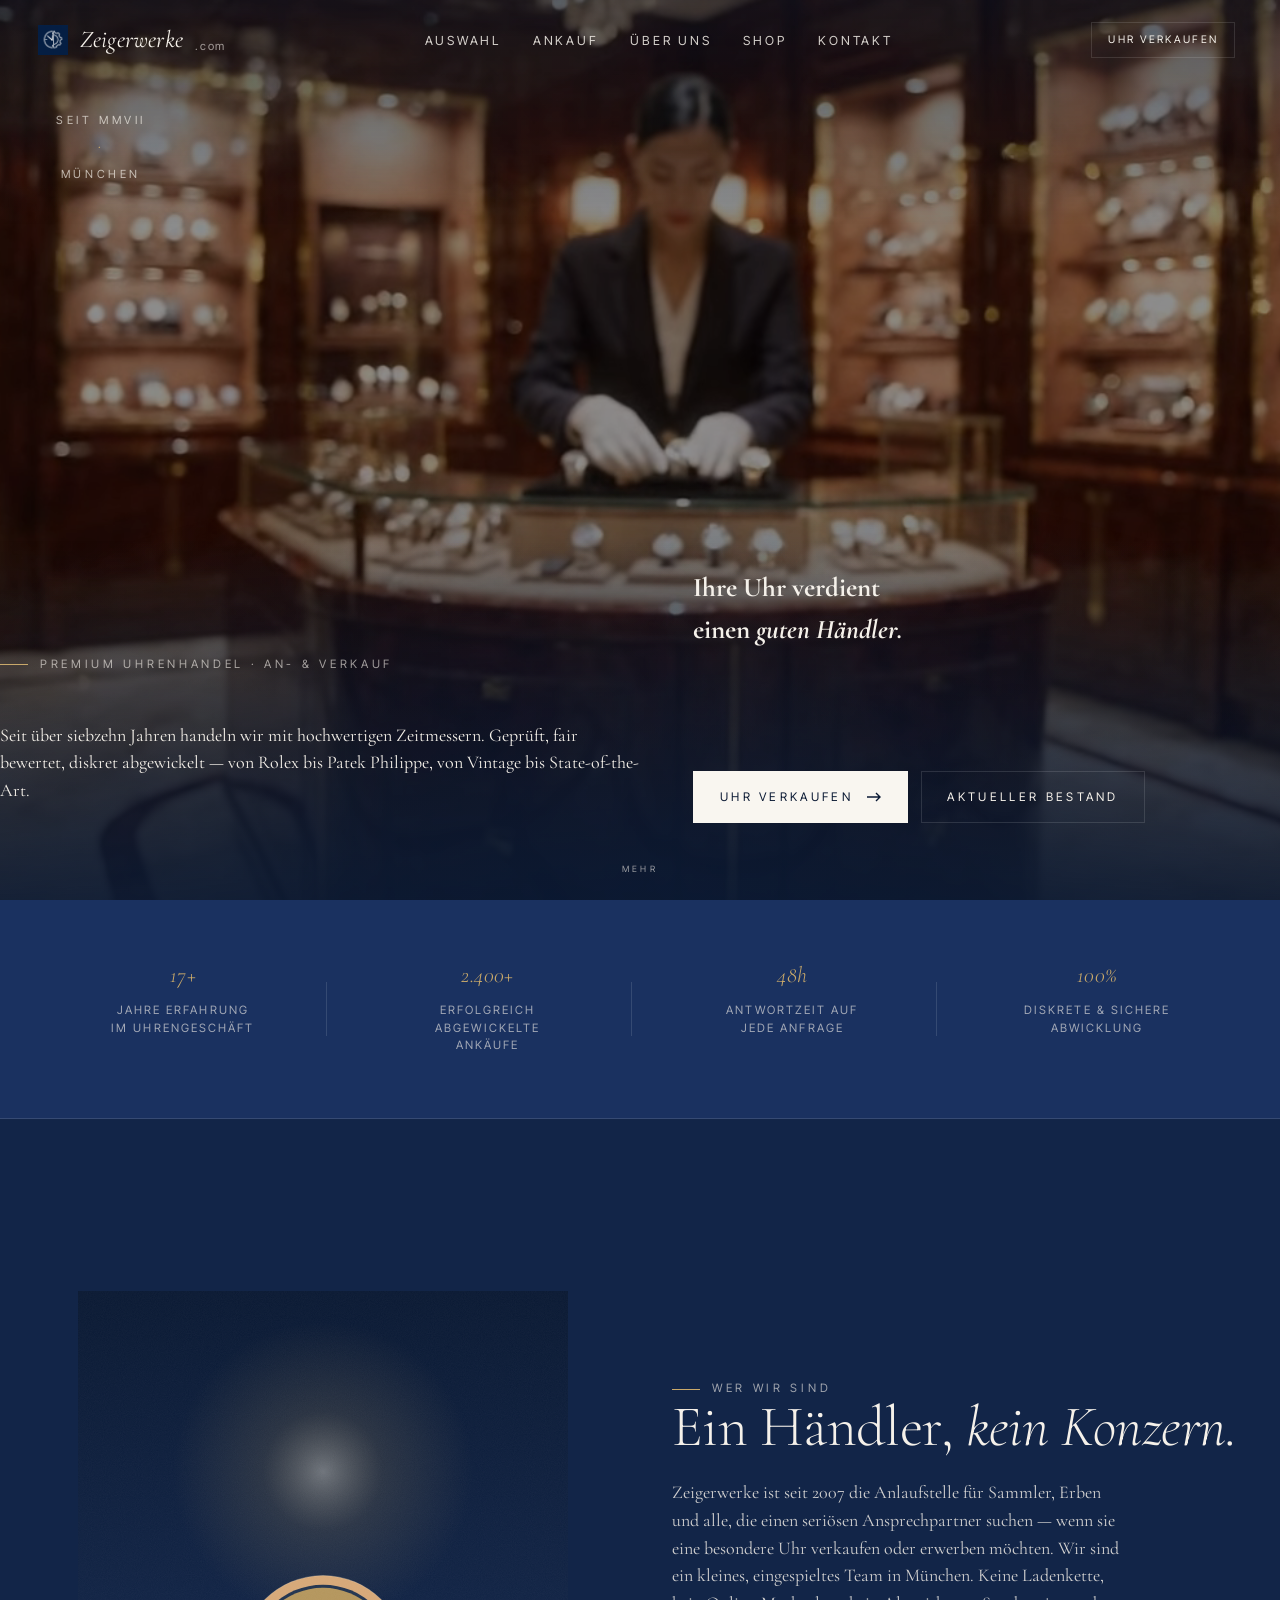
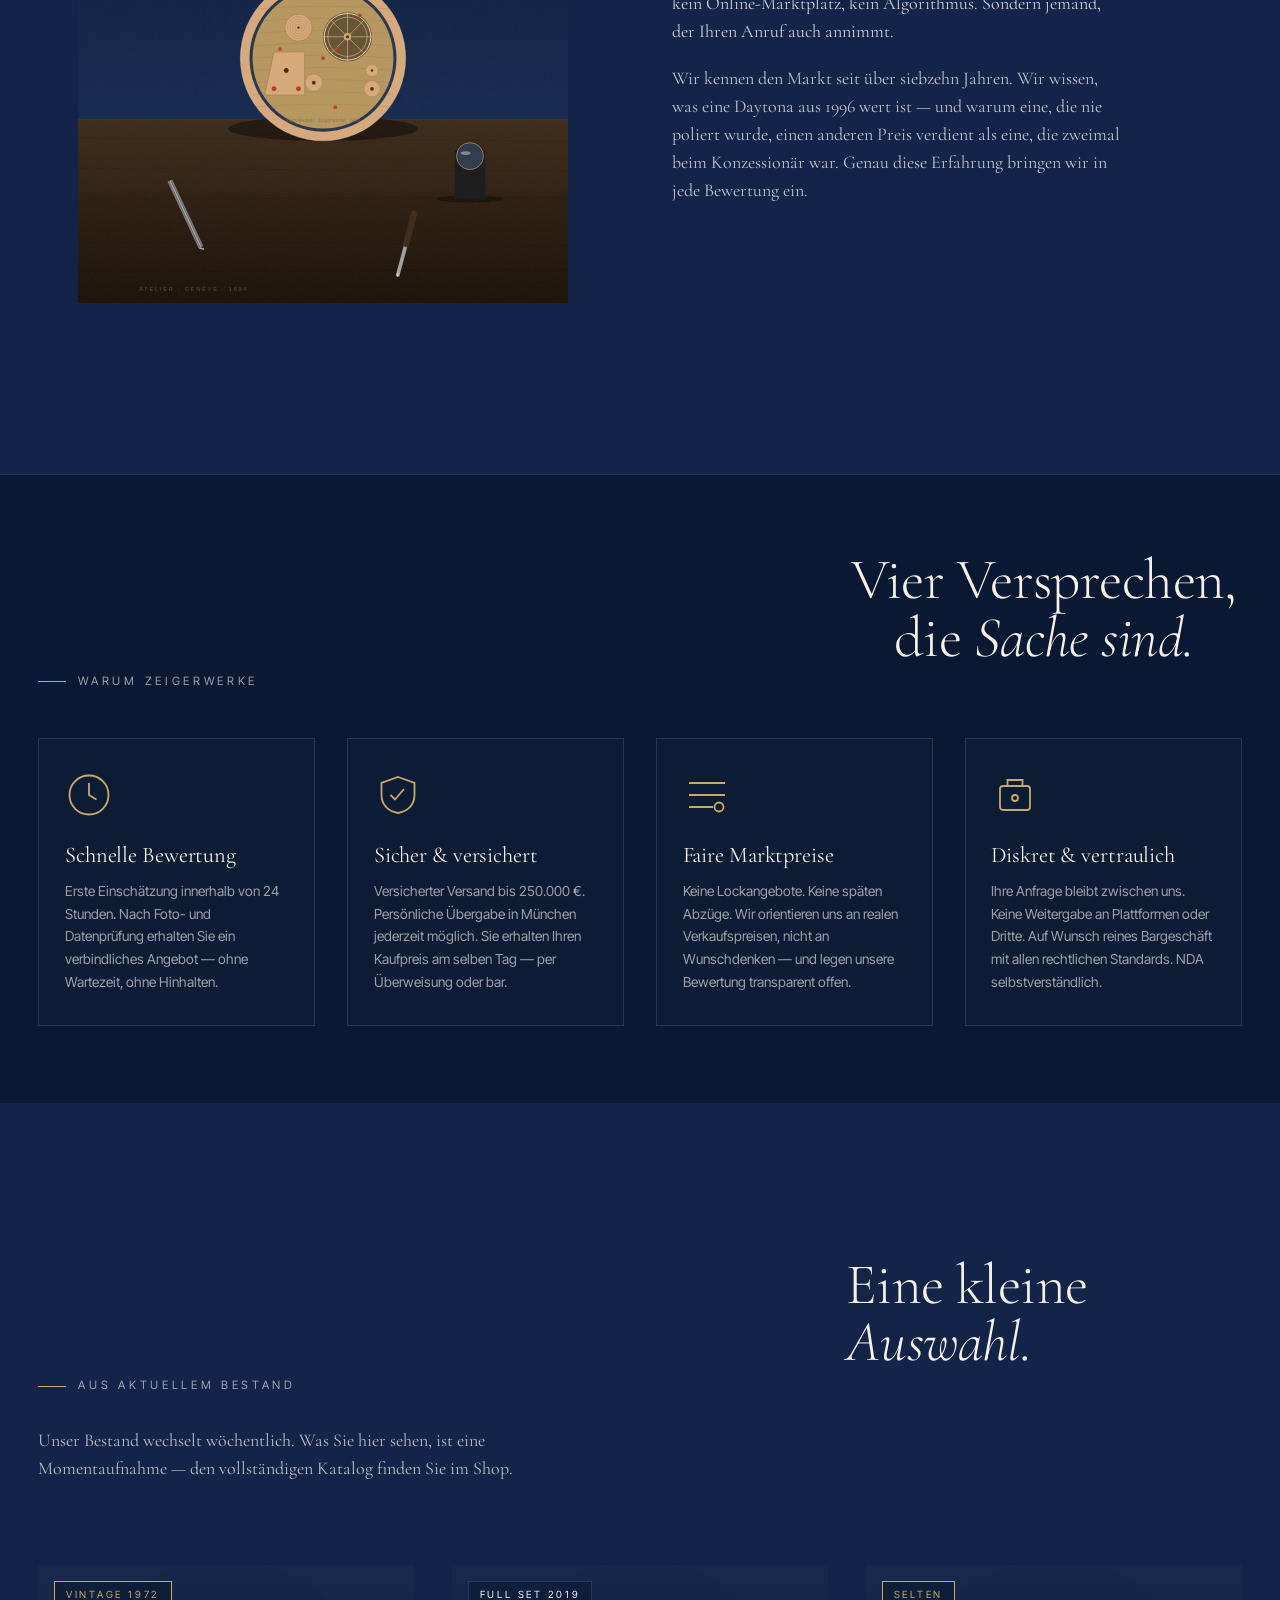
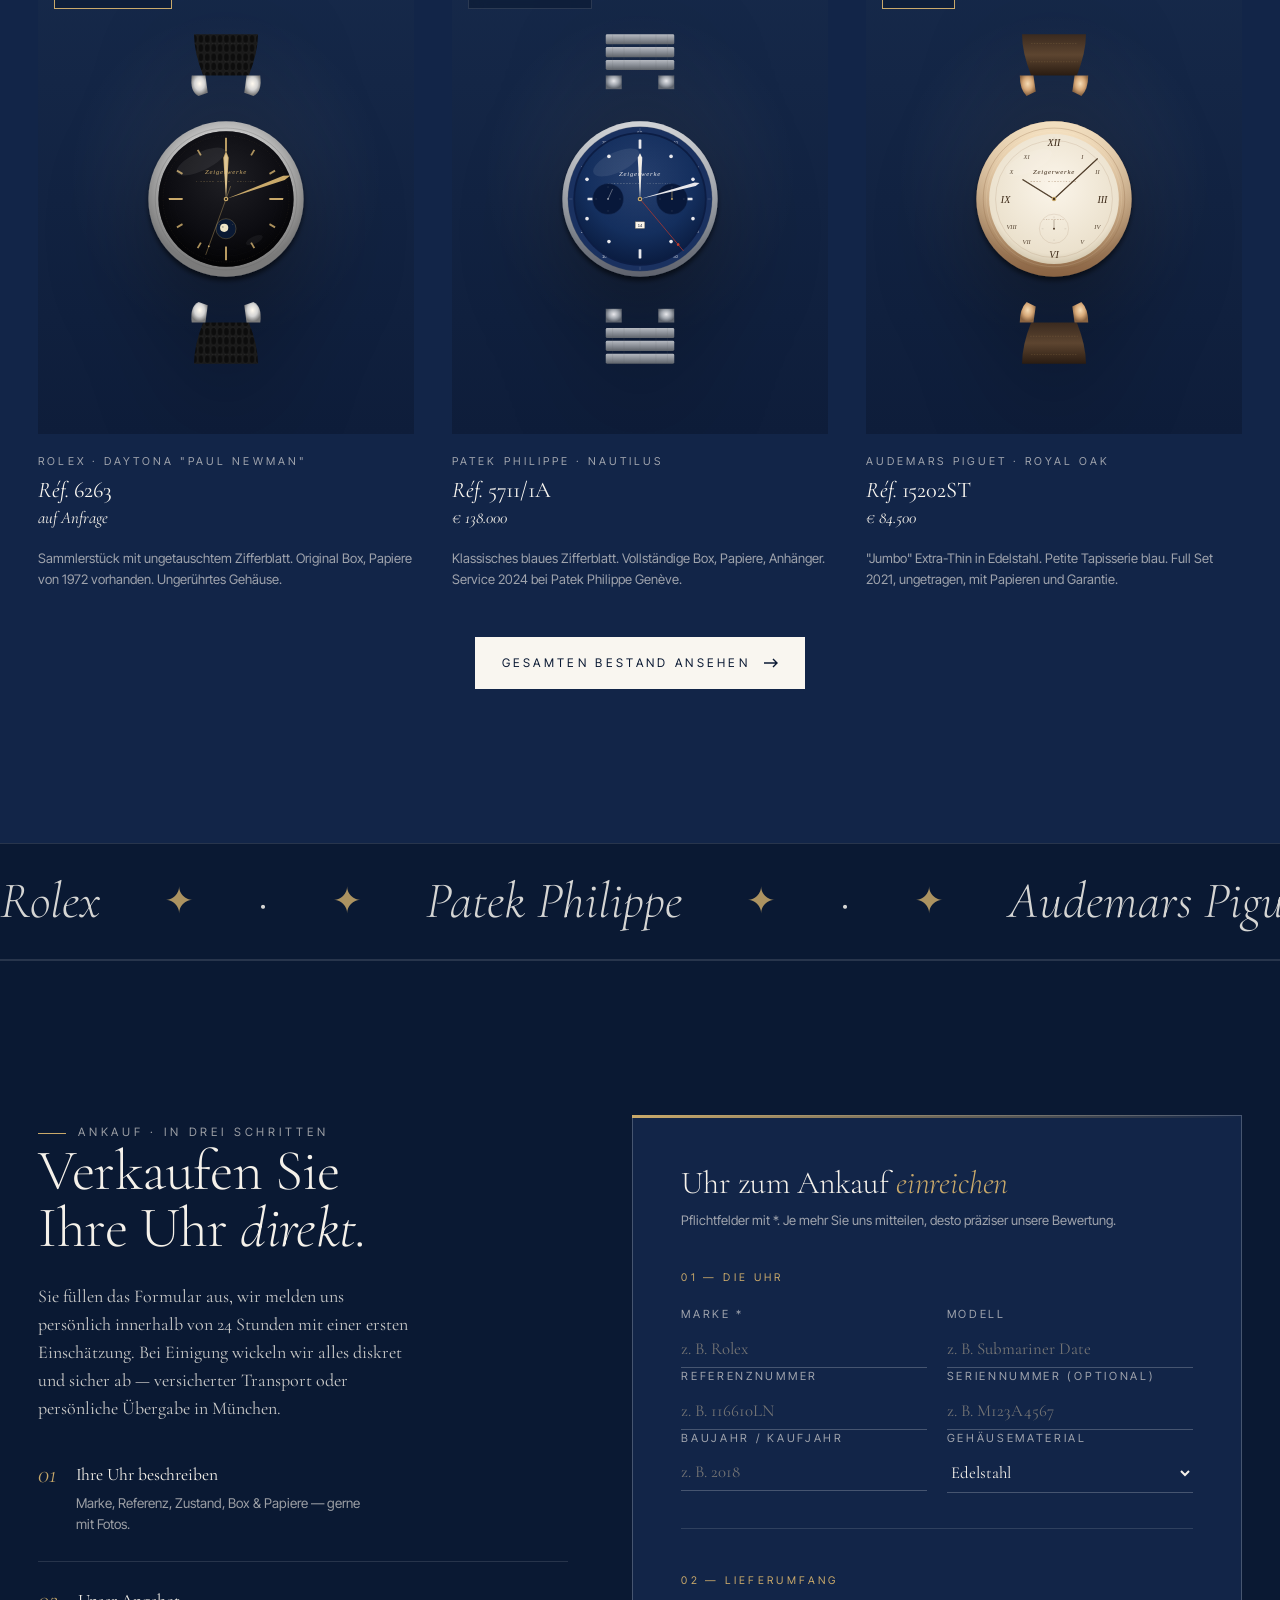
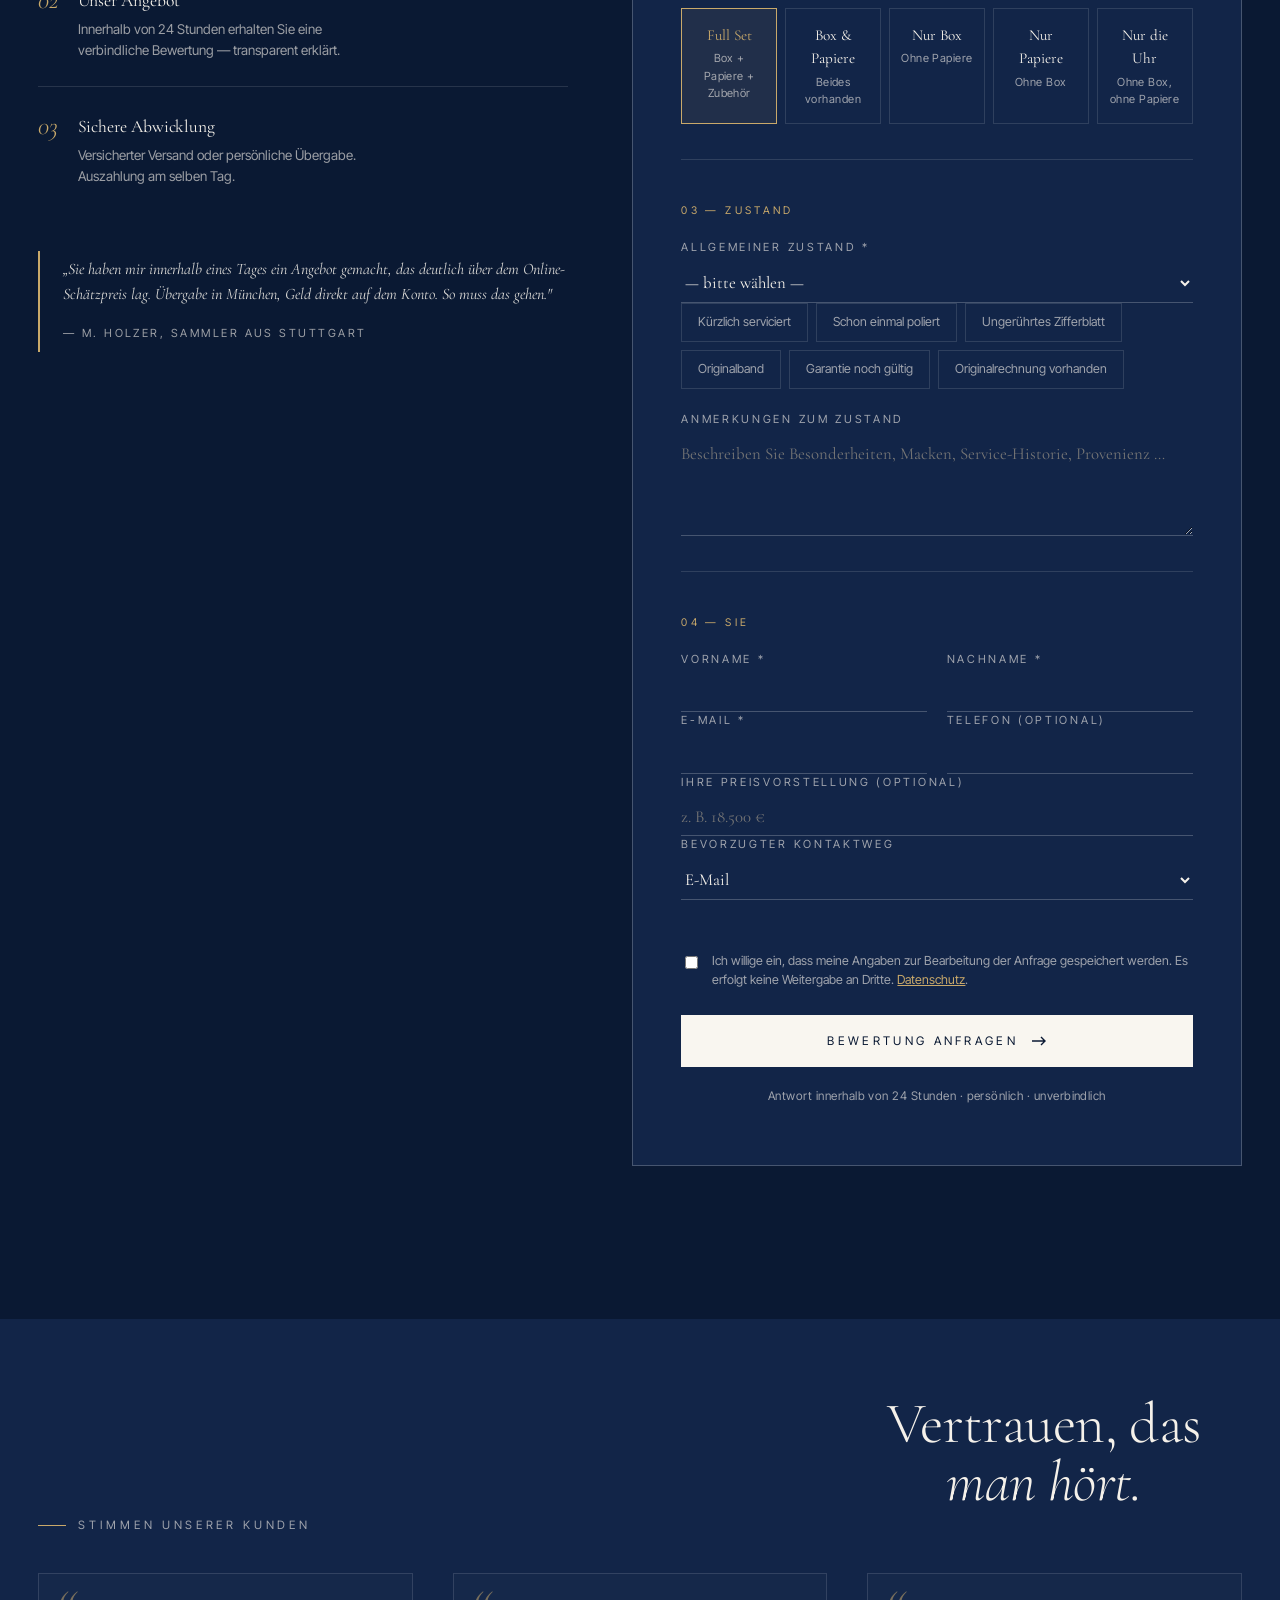
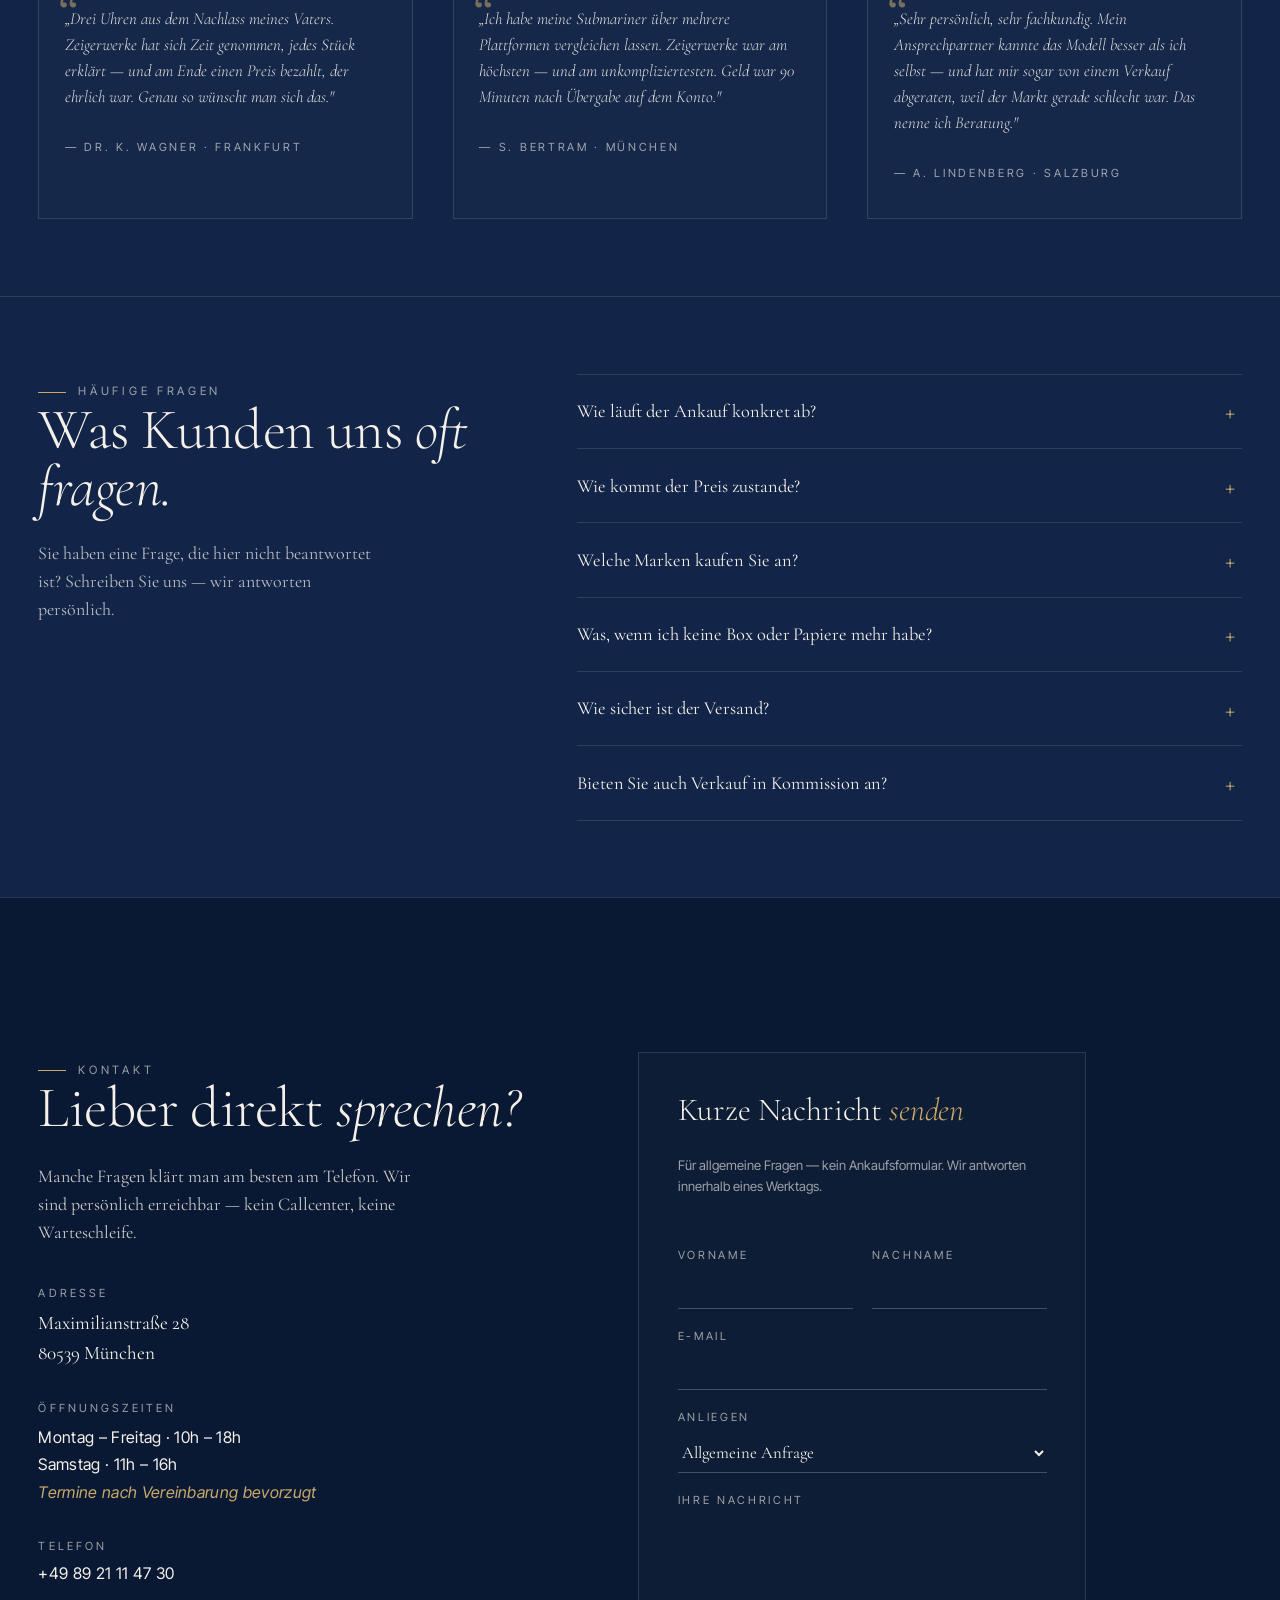
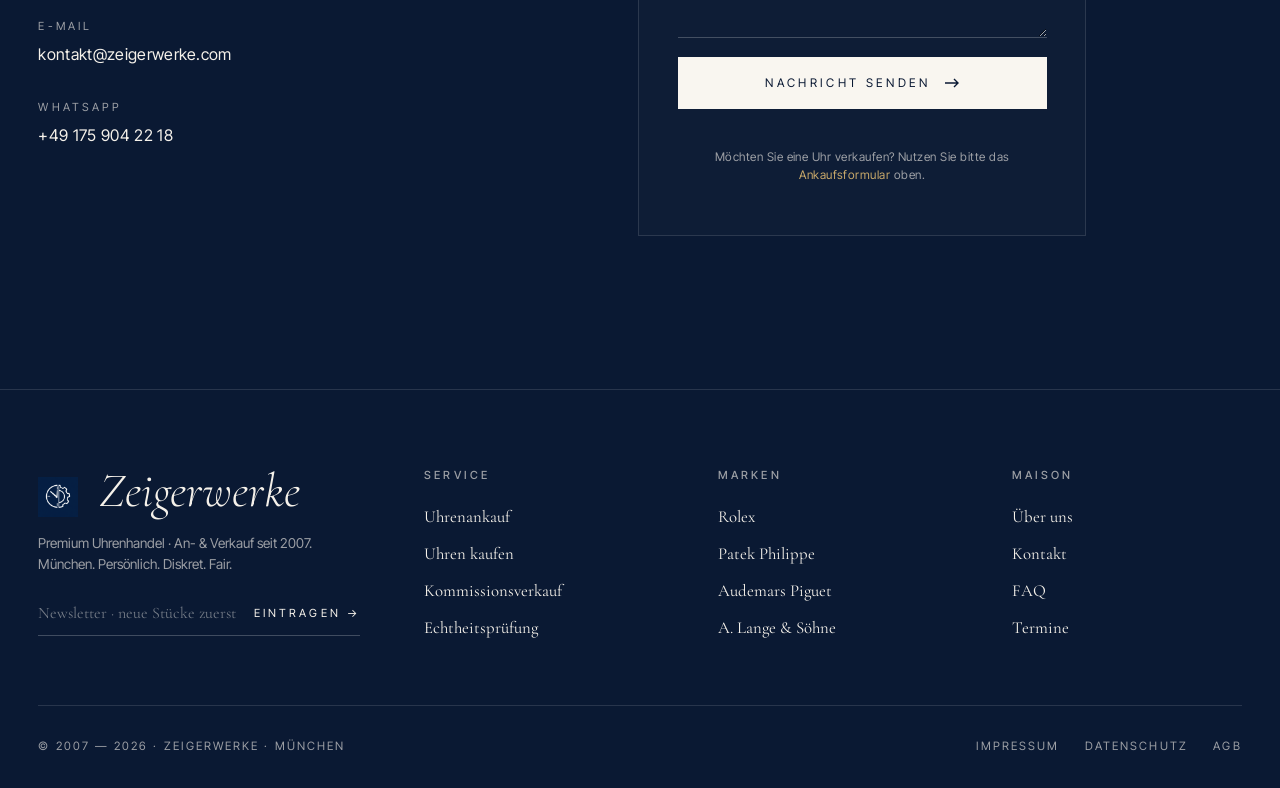
<file: index.html>
<!DOCTYPE html>
<html lang="de">
<head>
<meta charset="UTF-8">
<meta name="viewport" content="width=device-width,initial-scale=1.0">
<title>Zeigerwerke — Premium Uhrenhandel · An- &amp; Verkauf</title>
<meta name="description" content="Zeigerwerke. Ihr persönlicher Uhrenhändler für Rolex, Patek Philippe, Audemars Piguet & mehr. Geprüfter Ankauf. Faire Bewertung. Diskret und transparent. München.">
<link rel="icon" type="image/png" href="assets/logo-icon.png">
<link rel="stylesheet" href="css/styles.css">
</head>
<body>

<!-- ===== HEADER ===== -->
<header class="site-header">
  <a href="index.html" class="brand" aria-label="Zeigerwerke">
    <img src="assets/logo-icon.png" alt="">
    <span>Zeigerwerke</span><span class="dot">.com</span>
  </a>

  <nav class="nav" aria-label="Hauptnavigation">
    <a href="#auswahl">Auswahl</a>
    <a href="#ankauf">Ankauf</a>
    <a href="#ueber-uns">Über uns</a>
    <a href="shop.html">Shop</a>
    <a href="#kontakt">Kontakt</a>
  </nav>

  <div class="nav-actions">
    <a href="#ankauf" class="btn btn--ghost btn--sm" style="margin-right:0.4rem;">Uhr verkaufen</a>
    <button class="menu-toggle" aria-label="Menü">
      <span></span><span></span><span></span>
    </button>
  </div>
</header>

<!-- ===== HERO ===== -->
<section class="hero" id="top">
  <div class="hero-media">
    <video autoplay muted loop playsinline poster="assets/hero-poster.jpg">
      <source src="assets/hero-video.webm" type="video/webm">
      <source src="assets/hero-video.mp4" type="video/mp4">
    </video>
    <div class="hero-grad"></div>
  </div>

  <div class="hero-stamp">
    <span>Seit MMVII</span>
    <span class="dot-sep">·</span>
    <span>München</span>
  </div>

  <div class="hero-content">
    <span class="eyebrow reveal">Premium Uhrenhandel · An- &amp; Verkauf</span>
    <h1 class="hero-title reveal" style="--delay:120ms">
      Ihre Uhr verdient<br>einen <em>guten Händler.</em>
    </h1>
    <p class="hero-lede reveal" style="--delay:280ms">
      Seit über siebzehn Jahren handeln wir mit hochwertigen Zeitmessern. Geprüft, fair bewertet, diskret abgewickelt — von Rolex bis Patek Philippe, von Vintage bis State-of-the-Art.
    </p>

    <div class="hero-cta reveal" style="--delay:420ms">
      <a href="#ankauf" class="btn btn--solid">
        Uhr verkaufen
        <svg class="arrow" viewBox="0 0 14 10" fill="none" stroke="currentColor" stroke-width="1.4"><path d="M0 5h13M9 1l4 4-4 4"/></svg>
      </a>
      <a href="shop.html" class="btn btn--ghost">
        Aktueller Bestand
      </a>
    </div>
  </div>

  <a href="#warum" class="scroll-cue" aria-label="Weiter">
    <span></span>
    <small>Mehr</small>
  </a>
</section>

<!-- ===== TRUST STRIP ===== -->
<section class="trust-strip" id="warum">
  <div class="wrap">
    <div class="trust-grid">
      <div class="trust-item reveal">
        <span class="trust-num">17+</span>
        <span class="trust-label">Jahre Erfahrung im Uhrengeschäft</span>
      </div>
      <div class="trust-item reveal" style="--delay:80ms">
        <span class="trust-num">2.400+</span>
        <span class="trust-label">Erfolgreich abgewickelte Ankäufe</span>
      </div>
      <div class="trust-item reveal" style="--delay:160ms">
        <span class="trust-num">48h</span>
        <span class="trust-label">Antwortzeit auf jede Anfrage</span>
      </div>
      <div class="trust-item reveal" style="--delay:240ms">
        <span class="trust-num">100%</span>
        <span class="trust-label">Diskrete &amp; sichere Abwicklung</span>
      </div>
    </div>
  </div>
</section>

<!-- ===== ÜBER UNS ===== -->
<section class="section" id="ueber-uns">
  <div class="wrap">
    <div class="story-grid">
      <figure class="story-figure reveal">
        <img src="assets/heritage-scene.svg" alt="Werkstatt &amp; Lupe">
      </figure>
      <div class="reveal" style="--delay:160ms">
        <span class="eyebrow">Wer wir sind</span>
        <h2 class="section-title" style="margin-bottom:1.4rem">Ein Händler, <em>kein Konzern.</em></h2>
        <p style="margin-bottom:1.2rem;color:rgba(245,241,234,0.84);max-width:50ch;">
          Zeigerwerke ist seit 2007 die Anlaufstelle für Sammler, Erben und alle, die einen seriösen Ansprechpartner suchen — wenn sie eine besondere Uhr verkaufen oder erwerben möchten. Wir sind ein kleines, eingespieltes Team in München. Keine Ladenkette, kein Online-Marktplatz, kein Algorithmus. Sondern jemand, der Ihren Anruf auch annimmt.
        </p>
        <p style="color:rgba(245,241,234,0.78);max-width:50ch;">
          Wir kennen den Markt seit über siebzehn Jahren. Wir wissen, was eine Daytona aus 1996 wert ist — und warum eine, die nie poliert wurde, einen anderen Preis verdient als eine, die zweimal beim Konzessionär war. Genau diese Erfahrung bringen wir in jede Bewertung ein.
        </p>
      </div>
    </div>
  </div>
</section>

<!-- ===== USPS / WARUM WIR ===== -->
<section class="section section--tight" style="background:var(--ink);border-top:1px solid var(--line);">
  <div class="wrap">
    <div class="section-head reveal" style="text-align:center;margin-bottom:3rem;">
      <span class="eyebrow">Warum Zeigerwerke</span>
      <h2 class="section-title">Vier Versprechen, die <em>Sache sind.</em></h2>
    </div>

    <div class="usp-grid">
      <div class="usp reveal">
        <div class="usp-icon">
          <svg viewBox="0 0 32 32" fill="none" stroke="currentColor" stroke-width="1.2">
            <circle cx="16" cy="16" r="13"/>
            <path d="M16 8v8l5 3"/>
          </svg>
        </div>
        <h3>Schnelle Bewertung</h3>
        <p>Erste Einschätzung innerhalb von 24 Stunden. Nach Foto- und Datenprüfung erhalten Sie ein verbindliches Angebot — ohne Wartezeit, ohne Hinhalten.</p>
      </div>
      <div class="usp reveal" style="--delay:100ms">
        <div class="usp-icon">
          <svg viewBox="0 0 32 32" fill="none" stroke="currentColor" stroke-width="1.2">
            <path d="M16 4l11 4v8c0 7-5 11-11 12-6-1-11-5-11-12V8l11-4z"/>
            <path d="M11 16l3 3 6-7"/>
          </svg>
        </div>
        <h3>Sicher &amp; versichert</h3>
        <p>Versicherter Versand bis 250.000 €. Persönliche Übergabe in München jederzeit möglich. Sie erhalten Ihren Kaufpreis am selben Tag — per Überweisung oder bar.</p>
      </div>
      <div class="usp reveal" style="--delay:200ms">
        <div class="usp-icon">
          <svg viewBox="0 0 32 32" fill="none" stroke="currentColor" stroke-width="1.2">
            <path d="M4 8h24M4 16h24M4 24h16"/>
            <circle cx="24" cy="24" r="3"/>
          </svg>
        </div>
        <h3>Faire Marktpreise</h3>
        <p>Keine Lockangebote. Keine späten Abzüge. Wir orientieren uns an realen Verkaufspreisen, nicht an Wunschdenken — und legen unsere Bewertung transparent offen.</p>
      </div>
      <div class="usp reveal" style="--delay:300ms">
        <div class="usp-icon">
          <svg viewBox="0 0 32 32" fill="none" stroke="currentColor" stroke-width="1.2">
            <rect x="6" y="10" width="20" height="16" rx="2"/>
            <path d="M11 10V6h10v4"/>
            <circle cx="16" cy="18" r="2"/>
          </svg>
        </div>
        <h3>Diskret &amp; vertraulich</h3>
        <p>Ihre Anfrage bleibt zwischen uns. Keine Weitergabe an Plattformen oder Dritte. Auf Wunsch reines Bargeschäft mit allen rechtlichen Standards. NDA selbstverständlich.</p>
      </div>
    </div>
  </div>
</section>

<!-- ===== AUSWAHL / SHOP-PREVIEW ===== -->
<section class="section" id="auswahl">
  <div class="wrap">
    <div class="section-head reveal">
      <span class="eyebrow">Aus aktuellem Bestand</span>
      <h2 class="section-title">Eine kleine <em>Auswahl.</em></h2>
      <p style="max-width:54ch;margin-top:1rem;color:rgba(245,241,234,0.74)">
        Unser Bestand wechselt wöchentlich. Was Sie hier sehen, ist eine Momentaufnahme — den vollständigen Katalog finden Sie im Shop.
      </p>
    </div>

    <div class="products-grid products-grid--three">

      <a href="shop.html" class="product-card reveal" data-product>
        <div class="media">
          <span class="corner-tag gold">Vintage 1972</span>
          <img src="assets/watch-3.svg" alt="Rolex Daytona">
          <div class="quick-view">
            <span>Im Shop ansehen</span>
            <span>→</span>
          </div>
        </div>
        <div class="ref">Rolex · Daytona "Paul Newman"</div>
        <h3 class="name"><em>Réf.</em> 6263</h3>
        <p class="price">auf Anfrage</p>
        <p class="desc">Sammlerstück mit ungetauschtem Zifferblatt. Original Box, Papiere von 1972 vorhanden. Ungerührtes Gehäuse.</p>
      </a>

      <a href="shop.html" class="product-card reveal" style="--delay:120ms" data-product>
        <div class="media">
          <span class="corner-tag">Full Set 2019</span>
          <img src="assets/watch-2.svg" alt="Patek Philippe Nautilus">
          <div class="quick-view">
            <span>Im Shop ansehen</span>
            <span>→</span>
          </div>
        </div>
        <div class="ref">Patek Philippe · Nautilus</div>
        <h3 class="name"><em>Réf.</em> 5711/1A</h3>
        <p class="price">€ 138.000</p>
        <p class="desc">Klassisches blaues Zifferblatt. Vollständige Box, Papiere, Anhänger. Service 2024 bei Patek Philippe Genève.</p>
      </a>

      <a href="shop.html" class="product-card reveal" style="--delay:240ms" data-product>
        <div class="media">
          <span class="corner-tag gold">Selten</span>
          <img src="assets/watch-1.svg" alt="Audemars Piguet Royal Oak">
          <div class="quick-view">
            <span>Im Shop ansehen</span>
            <span>→</span>
          </div>
        </div>
        <div class="ref">Audemars Piguet · Royal Oak</div>
        <h3 class="name"><em>Réf.</em> 15202ST</h3>
        <p class="price">€ 84.500</p>
        <p class="desc">"Jumbo" Extra-Thin in Edelstahl. Petite Tapisserie blau. Full Set 2021, ungetragen, mit Papieren und Garantie.</p>
      </a>

    </div>

    <div style="text-align:center;margin-top:3rem;">
      <a href="shop.html" class="btn btn--solid reveal">
        Gesamten Bestand ansehen
        <svg class="arrow" viewBox="0 0 14 10" fill="none" stroke="currentColor" stroke-width="1.4"><path d="M0 5h13M9 1l4 4-4 4"/></svg>
      </a>
    </div>
  </div>
</section>

<!-- ===== MARQUEE / Marken ===== -->
<div class="marquee">
  <div class="marquee-track">
    <span>Rolex</span>
    <span>·</span>
    <span>Patek Philippe</span>
    <span>·</span>
    <span>Audemars Piguet</span>
    <span>·</span>
    <span>A. Lange &amp; Söhne</span>
    <span>·</span>
    <span>Vacheron Constantin</span>
    <span>·</span>
    <span>IWC</span>
    <span>·</span>
    <span>Omega</span>
    <span>·</span>
    <span>Breitling</span>
    <span>·</span>
    <span>Cartier</span>
    <span>·</span>
    <span>Jaeger-LeCoultre</span>
    <span>·</span>
    <span>Tudor</span>
    <span>·</span>
    <span>Panerai</span>
    <span>·</span>
    <span>Rolex</span>
    <span>·</span>
    <span>Patek Philippe</span>
    <span>·</span>
    <span>Audemars Piguet</span>
    <span>·</span>
    <span>A. Lange &amp; Söhne</span>
    <span>·</span>
    <span>Vacheron Constantin</span>
    <span>·</span>
    <span>IWC</span>
    <span>·</span>
    <span>Omega</span>
    <span>·</span>
    <span>Breitling</span>
    <span>·</span>
    <span>Cartier</span>
    <span>·</span>
    <span>Jaeger-LeCoultre</span>
    <span>·</span>
    <span>Tudor</span>
    <span>·</span>
    <span>Panerai</span>
    <span>·</span>
  </div>
</div>

<!-- ===== ANKAUF FORMULAR ===== -->
<section class="section" id="ankauf" style="background:var(--ink);border-top:1px solid var(--line);">
  <div class="wrap">
    <div class="ankauf-grid">

      <!-- Linke Spalte: Erklärung -->
      <div class="ankauf-intro reveal">
        <span class="eyebrow">Ankauf · in drei Schritten</span>
        <h2 class="section-title" style="margin-bottom:1.6rem;">Verkaufen Sie<br>Ihre Uhr <em>direkt.</em></h2>
        <p style="color:rgba(245,241,234,0.82);max-width:42ch;margin-bottom:2.4rem;">
          Sie füllen das Formular aus, wir melden uns persönlich innerhalb von 24 Stunden mit einer ersten Einschätzung. Bei Einigung wickeln wir alles diskret und sicher ab — versicherter Transport oder persönliche Übergabe in München.
        </p>

        <div class="steps-mini">
          <div class="step-mini">
            <span class="step-num">01</span>
            <div>
              <h4>Ihre Uhr beschreiben</h4>
              <p>Marke, Referenz, Zustand, Box &amp; Papiere — gerne mit Fotos.</p>
            </div>
          </div>
          <div class="step-mini">
            <span class="step-num">02</span>
            <div>
              <h4>Unser Angebot</h4>
              <p>Innerhalb von 24 Stunden erhalten Sie eine verbindliche Bewertung — transparent erklärt.</p>
            </div>
          </div>
          <div class="step-mini">
            <span class="step-num">03</span>
            <div>
              <h4>Sichere Abwicklung</h4>
              <p>Versicherter Versand oder persönliche Übergabe. Auszahlung am selben Tag.</p>
            </div>
          </div>
        </div>

        <div class="ankauf-quote">
          <p>„Sie haben mir innerhalb eines Tages ein Angebot gemacht, das deutlich über dem Online-Schätzpreis lag. Übergabe in München, Geld direkt auf dem Konto. So muss das gehen."</p>
          <cite>— M. Holzer, Sammler aus Stuttgart</cite>
        </div>
      </div>

      <!-- Rechte Spalte: Formular -->
      <div class="ankauf-form-wrap reveal" style="--delay:200ms">
        <form class="ankauf-form" data-fake-submit>
          <h3 class="form-title">Uhr zum Ankauf <em>einreichen</em></h3>
          <p class="form-sub">Pflichtfelder mit *. Je mehr Sie uns mitteilen, desto präziser unsere Bewertung.</p>

          <div class="form-section">
            <span class="form-section-label">01 — Die Uhr</span>

            <div class="field-row">
              <div class="field">
                <label for="marke">Marke *</label>
                <input id="marke" name="marke" type="text" required placeholder="z. B. Rolex">
              </div>
              <div class="field">
                <label for="modell">Modell</label>
                <input id="modell" name="modell" type="text" placeholder="z. B. Submariner Date">
              </div>
            </div>

            <div class="field-row">
              <div class="field">
                <label for="referenz">Referenznummer</label>
                <input id="referenz" name="referenz" type="text" placeholder="z. B. 116610LN">
              </div>
              <div class="field">
                <label for="seriennr">Seriennummer (optional)</label>
                <input id="seriennr" name="seriennr" type="text" placeholder="z. B. M123A4567">
              </div>
            </div>

            <div class="field-row">
              <div class="field">
                <label for="baujahr">Baujahr / Kaufjahr</label>
                <input id="baujahr" name="baujahr" type="text" placeholder="z. B. 2018">
              </div>
              <div class="field">
                <label for="material">Gehäusematerial</label>
                <select id="material" name="material">
                  <option>Edelstahl</option>
                  <option>Gold (gelb / weiß / rosé)</option>
                  <option>Platin</option>
                  <option>Titan</option>
                  <option>Bicolor</option>
                  <option>Anderes / unbekannt</option>
                </select>
              </div>
            </div>
          </div>

          <div class="form-section">
            <span class="form-section-label">02 — Lieferumfang</span>

            <div class="radio-grid">
              <label class="radio-card">
                <input type="radio" name="umfang" value="full-set" checked>
                <span class="radio-label">
                  <strong>Full Set</strong>
                  <small>Box + Papiere + Zubehör</small>
                </span>
              </label>
              <label class="radio-card">
                <input type="radio" name="umfang" value="box-papiere">
                <span class="radio-label">
                  <strong>Box &amp; Papiere</strong>
                  <small>Beides vorhanden</small>
                </span>
              </label>
              <label class="radio-card">
                <input type="radio" name="umfang" value="nur-box">
                <span class="radio-label">
                  <strong>Nur Box</strong>
                  <small>Ohne Papiere</small>
                </span>
              </label>
              <label class="radio-card">
                <input type="radio" name="umfang" value="nur-papiere">
                <span class="radio-label">
                  <strong>Nur Papiere</strong>
                  <small>Ohne Box</small>
                </span>
              </label>
              <label class="radio-card">
                <input type="radio" name="umfang" value="nur-uhr">
                <span class="radio-label">
                  <strong>Nur die Uhr</strong>
                  <small>Ohne Box, ohne Papiere</small>
                </span>
              </label>
            </div>
          </div>

          <div class="form-section">
            <span class="form-section-label">03 — Zustand</span>

            <div class="field">
              <label for="zustand">Allgemeiner Zustand *</label>
              <select id="zustand" name="zustand" required>
                <option value="">— bitte wählen —</option>
                <option>Ungetragen / NOS — original verklebt</option>
                <option>Wie neu — kaum Tragespuren</option>
                <option>Sehr gut — leichte Tragespuren, ungerührt</option>
                <option>Gut — sichtbare Tragespuren, voll funktionsfähig</option>
                <option>Tragespuren — Politur / Service nötig</option>
                <option>Reparaturbedürftig / defekt</option>
                <option>Vintage — siehe Beschreibung unten</option>
              </select>
            </div>

            <div class="checkbox-grid">
              <label class="check-pill">
                <input type="checkbox" name="features" value="serviciert">
                <span>Kürzlich serviciert</span>
              </label>
              <label class="check-pill">
                <input type="checkbox" name="features" value="poliert">
                <span>Schon einmal poliert</span>
              </label>
              <label class="check-pill">
                <input type="checkbox" name="features" value="ungerührt">
                <span>Ungerührtes Zifferblatt</span>
              </label>
              <label class="check-pill">
                <input type="checkbox" name="features" value="originalband">
                <span>Originalband</span>
              </label>
              <label class="check-pill">
                <input type="checkbox" name="features" value="garantie">
                <span>Garantie noch gültig</span>
              </label>
              <label class="check-pill">
                <input type="checkbox" name="features" value="rechnung">
                <span>Originalrechnung vorhanden</span>
              </label>
            </div>

            <div class="field">
              <label for="beschreibung">Anmerkungen zum Zustand</label>
              <textarea id="beschreibung" name="beschreibung" rows="4" placeholder="Beschreiben Sie Besonderheiten, Macken, Service-Historie, Provenienz …"></textarea>
            </div>
          </div>

          <div class="form-section">
            <span class="form-section-label">04 — Sie</span>

            <div class="field-row">
              <div class="field">
                <label for="vname">Vorname *</label>
                <input id="vname" name="vname" type="text" required>
              </div>
              <div class="field">
                <label for="nname">Nachname *</label>
                <input id="nname" name="nname" type="text" required>
              </div>
            </div>

            <div class="field-row">
              <div class="field">
                <label for="email">E-Mail *</label>
                <input id="email" name="email" type="email" required>
              </div>
              <div class="field">
                <label for="phone">Telefon (optional)</label>
                <input id="phone" name="phone" type="tel">
              </div>
            </div>

            <div class="field">
              <label for="preis">Ihre Preisvorstellung (optional)</label>
              <input id="preis" name="preis" type="text" placeholder="z. B. 18.500 €">
            </div>

            <div class="field">
              <label for="kontaktart">Bevorzugter Kontaktweg</label>
              <select id="kontaktart" name="kontaktart">
                <option>E-Mail</option>
                <option>Telefon</option>
                <option>WhatsApp</option>
                <option>Egal — bitte schnellster Weg</option>
              </select>
            </div>
          </div>

          <label class="check-row">
            <input type="checkbox" required>
            <span>Ich willige ein, dass meine Angaben zur Bearbeitung der Anfrage gespeichert werden. Es erfolgt keine Weitergabe an Dritte. <a href="#">Datenschutz</a>.</span>
          </label>

          <button class="btn btn--solid form-submit" type="submit">
            Bewertung anfragen
            <svg class="arrow" viewBox="0 0 14 10" fill="none" stroke="currentColor" stroke-width="1.4"><path d="M0 5h13M9 1l4 4-4 4"/></svg>
          </button>

          <p class="form-note">
            Antwort innerhalb von 24 Stunden · persönlich · unverbindlich
          </p>
        </form>
      </div>

    </div>
  </div>
</section>

<!-- ===== TESTIMONIALS ===== -->
<section class="section section--tight">
  <div class="wrap">
    <div class="section-head reveal" style="text-align:center;margin-bottom:2.4rem;">
      <span class="eyebrow">Stimmen unserer Kunden</span>
      <h2 class="section-title">Vertrauen, das <em>man hört.</em></h2>
    </div>

    <div class="press-grid">
      <blockquote class="press-quote reveal">
        <p>„Drei Uhren aus dem Nachlass meines Vaters. Zeigerwerke hat sich Zeit genommen, jedes Stück erklärt — und am Ende einen Preis bezahlt, der ehrlich war. Genau so wünscht man sich das."</p>
        <cite>— Dr. K. Wagner · Frankfurt</cite>
      </blockquote>
      <blockquote class="press-quote reveal" style="--delay:120ms">
        <p>„Ich habe meine Submariner über mehrere Plattformen vergleichen lassen. Zeigerwerke war am höchsten — und am unkompliziertesten. Geld war 90 Minuten nach Übergabe auf dem Konto."</p>
        <cite>— S. Bertram · München</cite>
      </blockquote>
      <blockquote class="press-quote reveal" style="--delay:240ms">
        <p>„Sehr persönlich, sehr fachkundig. Mein Ansprechpartner kannte das Modell besser als ich selbst — und hat mir sogar von einem Verkauf abgeraten, weil der Markt gerade schlecht war. Das nenne ich Beratung."</p>
        <cite>— A. Lindenberg · Salzburg</cite>
      </blockquote>
    </div>
  </div>
</section>

<!-- ===== FAQ ===== -->
<section class="section section--tight" style="border-top:1px solid var(--line);">
  <div class="wrap">
    <div class="faq-wrap">
      <div class="reveal">
        <span class="eyebrow">Häufige Fragen</span>
        <h2 class="section-title">Was Kunden uns <em>oft fragen.</em></h2>
        <p style="margin-top:1.2rem;color:rgba(245,241,234,0.74);max-width:38ch;">
          Sie haben eine Frage, die hier nicht beantwortet ist? Schreiben Sie uns — wir antworten persönlich.
        </p>
      </div>

      <div class="faq-list">
        <details class="faq-item reveal">
          <summary>Wie läuft der Ankauf konkret ab?</summary>
          <div class="faq-body">
            <p>Sie senden uns eine Anfrage über das Formular oder per E-Mail. Wir melden uns innerhalb von 24 Stunden mit einer ersten Einschätzung. Sind wir uns einig, vereinbaren wir entweder versicherten Versand oder persönliche Übergabe in München. Auszahlung erfolgt direkt nach finaler Begutachtung — meist am selben Tag.</p>
          </div>
        </details>
        <details class="faq-item reveal" style="--delay:80ms">
          <summary>Wie kommt der Preis zustande?</summary>
          <div class="faq-body">
            <p>Wir bewerten anhand realer Marktpreise — nicht anhand von Wunschpreisen aus Inseraten. Faktoren: Modell, Zustand, Alter, Vollständigkeit (Box, Papiere, Zubehör), Politur-Historie und aktuelle Marktnachfrage. Auf Wunsch erklären wir jeden Punkt der Bewertung transparent.</p>
          </div>
        </details>
        <details class="faq-item reveal" style="--delay:160ms">
          <summary>Welche Marken kaufen Sie an?</summary>
          <div class="faq-body">
            <p>Schwerpunkt: Rolex, Patek Philippe, Audemars Piguet, A. Lange &amp; Söhne, Vacheron Constantin. Außerdem: Omega (Speedmaster, Seamaster), IWC, Cartier, JLC, Breitling, Panerai, Tudor sowie ausgewählte Vintage-Stücke. Bei Unsicherheit — fragen Sie einfach an.</p>
          </div>
        </details>
        <details class="faq-item reveal" style="--delay:240ms">
          <summary>Was, wenn ich keine Box oder Papiere mehr habe?</summary>
          <div class="faq-body">
            <p>Kein Hinderungsgrund. Wir kaufen Uhren auch ohne Box und ohne Papiere. Der Preis fällt entsprechend etwas niedriger aus, aber wir bewerten transparent und sagen Ihnen genau, welcher Anteil auf den Lieferumfang entfällt.</p>
          </div>
        </details>
        <details class="faq-item reveal" style="--delay:320ms">
          <summary>Wie sicher ist der Versand?</summary>
          <div class="faq-body">
            <p>Wir versenden ausschließlich versichert über spezialisierte Wertdienstleister (z. B. Brink's, Ferrari Group). Versicherungssumme bis 250.000 €. Sie erhalten vorab das Versandetikett. Höhere Summen sichern wir individuell ab oder bevorzugen die persönliche Übergabe.</p>
          </div>
        </details>
        <details class="faq-item reveal" style="--delay:400ms">
          <summary>Bieten Sie auch Verkauf in Kommission an?</summary>
          <div class="faq-body">
            <p>Ja. Bei besonderen Stücken — etwa seltenen Vintage-Uhren oder Sammlerstücken — bieten wir auf Wunsch Kommissionsverkauf an. Sie erhalten dabei meist einen höheren Endpreis, müssen aber etwas mehr Geduld mitbringen. Wir beraten Sie dazu gerne im Vorgespräch.</p>
          </div>
        </details>
      </div>
    </div>
  </div>
</section>

<!-- ===== KONTAKT ===== -->
<section class="section" id="kontakt" style="background:var(--ink);border-top:1px solid var(--line);">
  <div class="wrap">
    <div class="contact-grid">

      <div class="reveal">
        <span class="eyebrow">Kontakt</span>
        <h2 class="section-title" style="margin-bottom:1.6rem;">Lieber direkt <em>sprechen?</em></h2>
        <p style="color:rgba(245,241,234,0.82);max-width:42ch;margin-bottom:2.4rem;">
          Manche Fragen klärt man am besten am Telefon. Wir sind persönlich erreichbar — kein Callcenter, keine Warteschleife.
        </p>

        <div class="contact-block">
          <span class="label">Adresse</span>
          <span class="val">Maximilianstraße 28<br>80539 München</span>
        </div>

        <div class="contact-block">
          <span class="label">Öffnungszeiten</span>
          <span class="val" style="font-size:1rem;line-height:1.7;font-family:var(--font-ui);letter-spacing:0.02em;">
            Montag – Freitag · 10h – 18h<br>
            Samstag · 11h – 16h<br>
            <em style="color:var(--gold);">Termine nach Vereinbarung bevorzugt</em>
          </span>
        </div>

        <div class="contact-block">
          <span class="label">Telefon</span>
          <span class="val" style="font-family:var(--font-ui);font-size:1rem;letter-spacing:0.02em;">
            +49 89 21 11 47 30
          </span>
        </div>

        <div class="contact-block">
          <span class="label">E-Mail</span>
          <span class="val" style="font-family:var(--font-ui);font-size:1rem;letter-spacing:0.02em;">
            kontakt@zeigerwerke.com
          </span>
        </div>

        <div class="contact-block">
          <span class="label">WhatsApp</span>
          <span class="val" style="font-family:var(--font-ui);font-size:1rem;letter-spacing:0.02em;">
            +49 175 904 22 18
          </span>
        </div>
      </div>

      <div class="reveal" style="--delay:200ms;">
        <form class="atelier-form" data-fake-submit style="border:1px solid var(--line);padding:clamp(1.6rem,3vw,2.4rem);background:rgba(255,255,255,0.015);">
          <h3 class="form-title" style="margin-bottom:0.4rem;">Kurze Nachricht <em>senden</em></h3>
          <p class="form-sub">Für allgemeine Fragen — kein Ankaufsformular. Wir antworten innerhalb eines Werktags.</p>

          <div class="field-row">
            <div class="field">
              <label for="kvname">Vorname</label>
              <input id="kvname" name="kvname" type="text" required>
            </div>
            <div class="field">
              <label for="knname">Nachname</label>
              <input id="knname" name="knname" type="text" required>
            </div>
          </div>

          <div class="field">
            <label for="kemail">E-Mail</label>
            <input id="kemail" name="kemail" type="email" required>
          </div>

          <div class="field">
            <label for="kthema">Anliegen</label>
            <select id="kthema" name="kthema">
              <option>Allgemeine Anfrage</option>
              <option>Frage zu einer Uhr im Bestand</option>
              <option>Terminvereinbarung in München</option>
              <option>Kommissionsverkauf</option>
              <option>Presse</option>
            </select>
          </div>

          <div class="field">
            <label for="knachricht">Ihre Nachricht</label>
            <textarea id="knachricht" name="knachricht" rows="5" required></textarea>
          </div>

          <button class="btn btn--solid" type="submit" style="width:100%;justify-content:center;">
            Nachricht senden
            <svg class="arrow" viewBox="0 0 14 10" fill="none" stroke="currentColor" stroke-width="1.4"><path d="M0 5h13M9 1l4 4-4 4"/></svg>
          </button>

          <p class="form-note" style="margin-top:1.2rem;">
            Möchten Sie eine Uhr verkaufen? Nutzen Sie bitte das <a href="#ankauf" style="color:var(--gold);">Ankaufsformular</a> oben.
          </p>
        </form>
      </div>

    </div>
  </div>
</section>

<!-- ===== FOOTER ===== -->
<footer class="site-footer">
  <div class="wrap">
    <div class="footer-top">
      <div>
        <div class="footer-brand">
          <img src="assets/logo-icon.png" class="signet" alt="">
          <em>Zeigerwerke</em>
        </div>
        <p class="footer-tag">Premium Uhrenhandel · An- &amp; Verkauf seit 2007. München. Persönlich. Diskret. Fair.</p>

        <form class="newsletter-form">
          <input type="email" placeholder="Newsletter · neue Stücke zuerst" required>
          <button type="submit">Eintragen →</button>
        </form>
      </div>

      <div class="footer-col">
        <h4>Service</h4>
        <ul>
          <li><a href="#ankauf">Uhrenankauf</a></li>
          <li><a href="shop.html">Uhren kaufen</a></li>
          <li><a href="#">Kommissionsverkauf</a></li>
          <li><a href="#">Echtheitsprüfung</a></li>
        </ul>
      </div>

      <div class="footer-col">
        <h4>Marken</h4>
        <ul>
          <li><a href="shop.html?marke=rolex">Rolex</a></li>
          <li><a href="shop.html?marke=patek">Patek Philippe</a></li>
          <li><a href="shop.html?marke=ap">Audemars Piguet</a></li>
          <li><a href="shop.html?marke=lange">A. Lange &amp; Söhne</a></li>
        </ul>
      </div>

      <div class="footer-col">
        <h4>Maison</h4>
        <ul>
          <li><a href="#ueber-uns">Über uns</a></li>
          <li><a href="#kontakt">Kontakt</a></li>
          <li><a href="#">FAQ</a></li>
          <li><a href="#">Termine</a></li>
        </ul>
      </div>
    </div>

    <div class="footer-base">
      <span>© 2007 — 2026 · Zeigerwerke · München</span>
      <ul>
        <li><a href="#">Impressum</a></li>
        <li><a href="#">Datenschutz</a></li>
        <li><a href="#">AGB</a></li>
      </ul>
    </div>
  </div>
</footer>

<script src="js/main.js"></script>
</body>
</html>
</file>
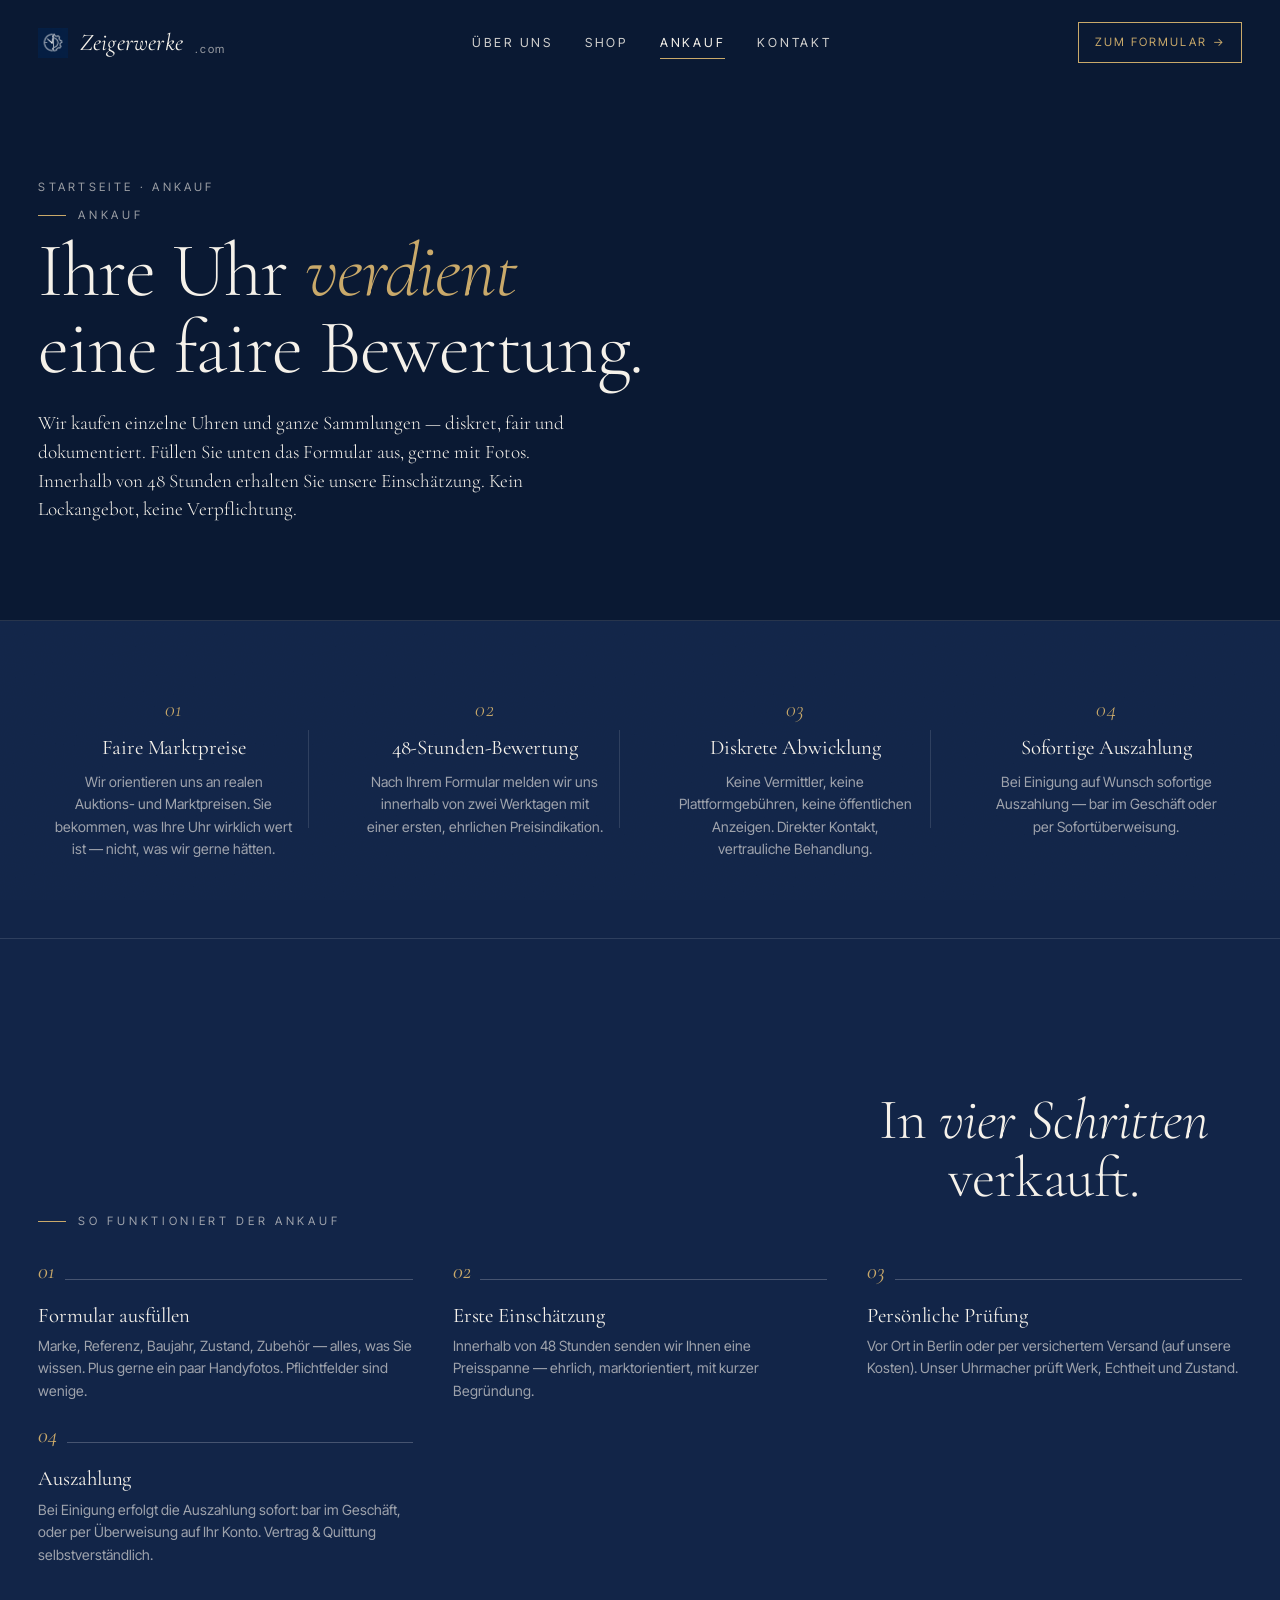
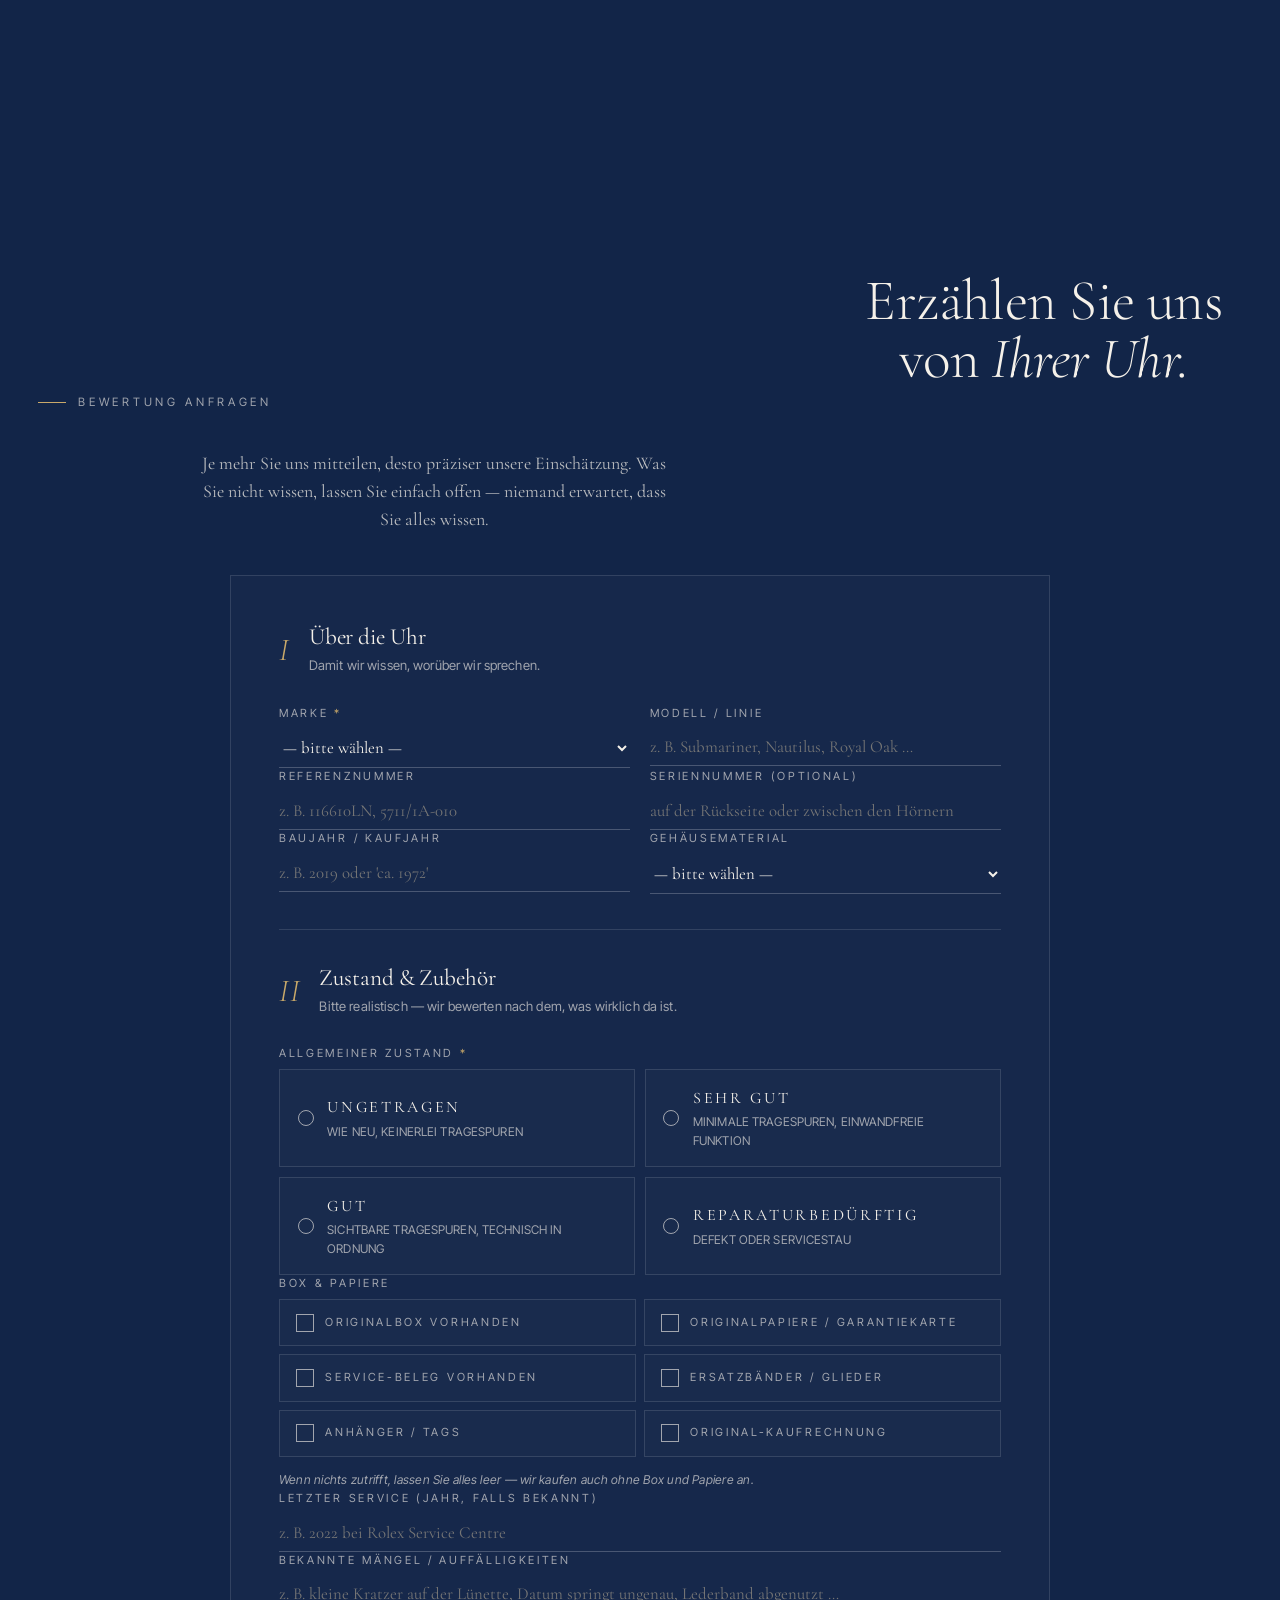
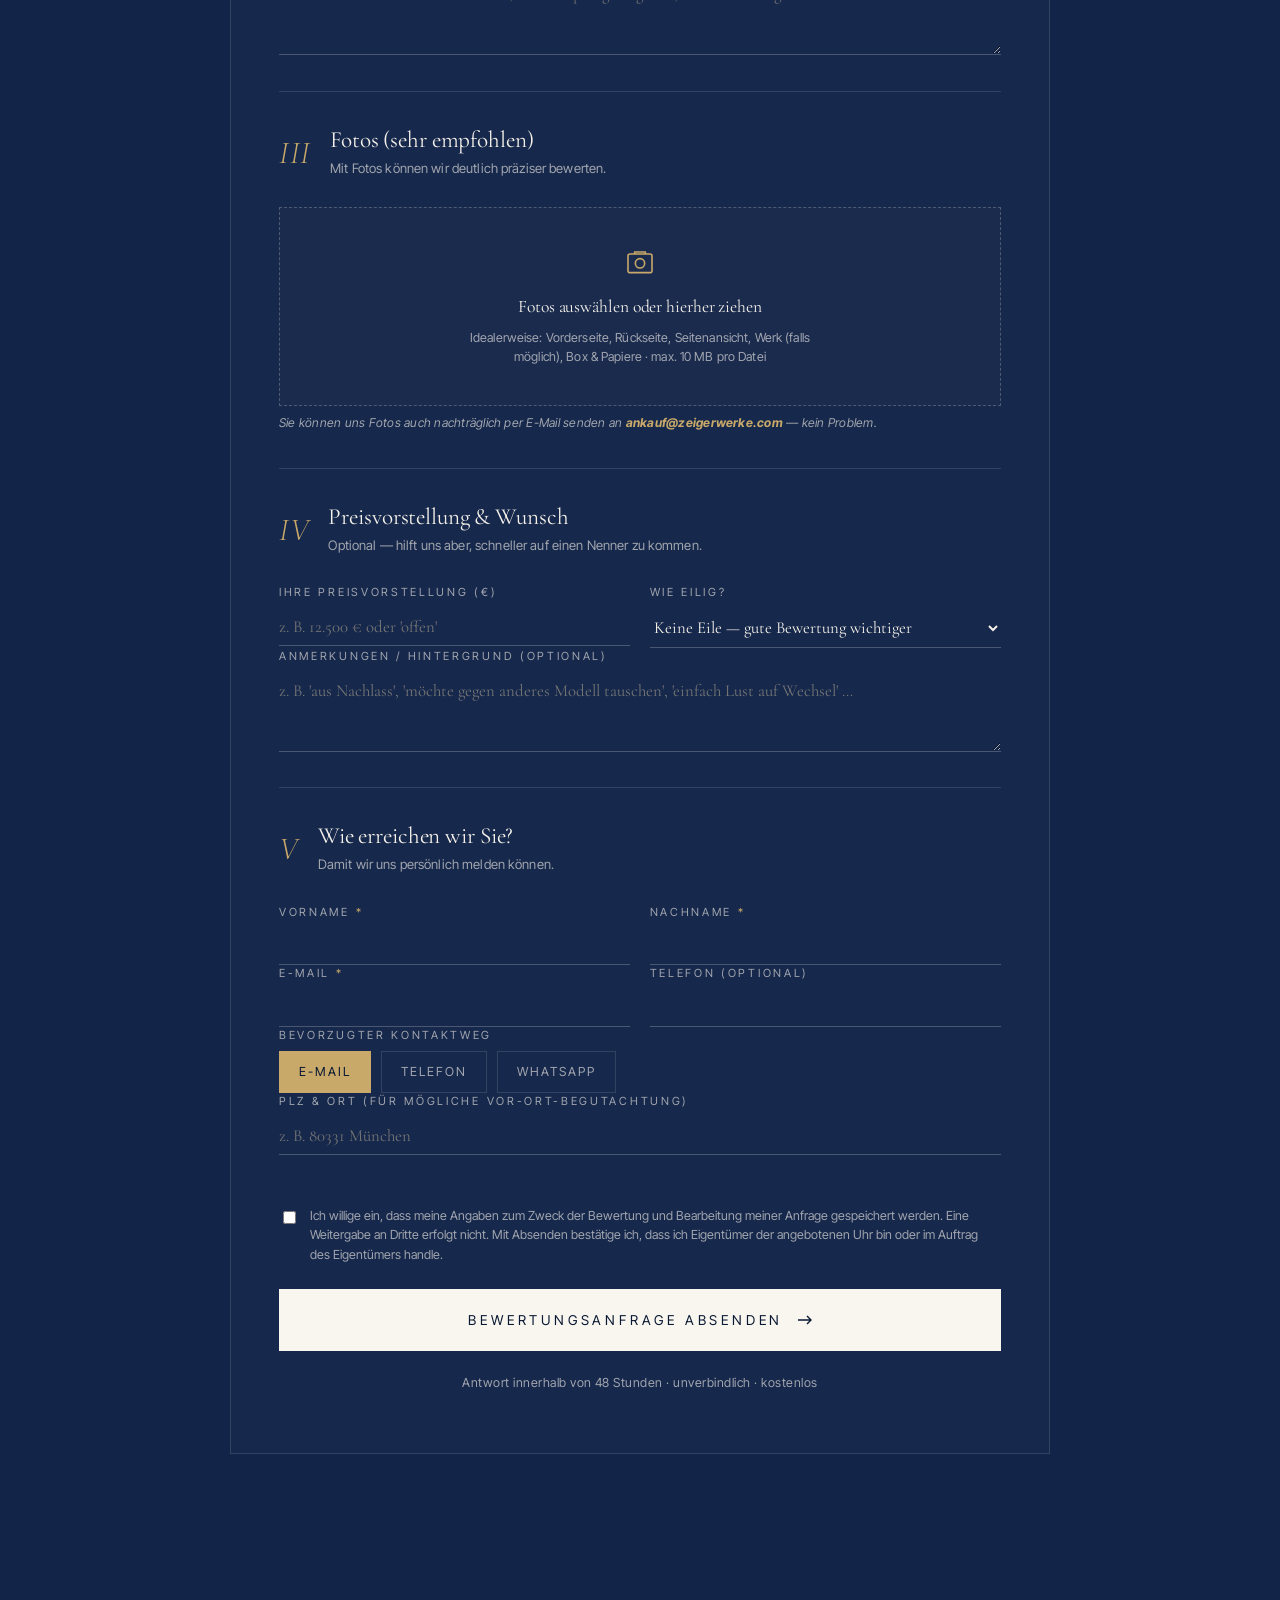
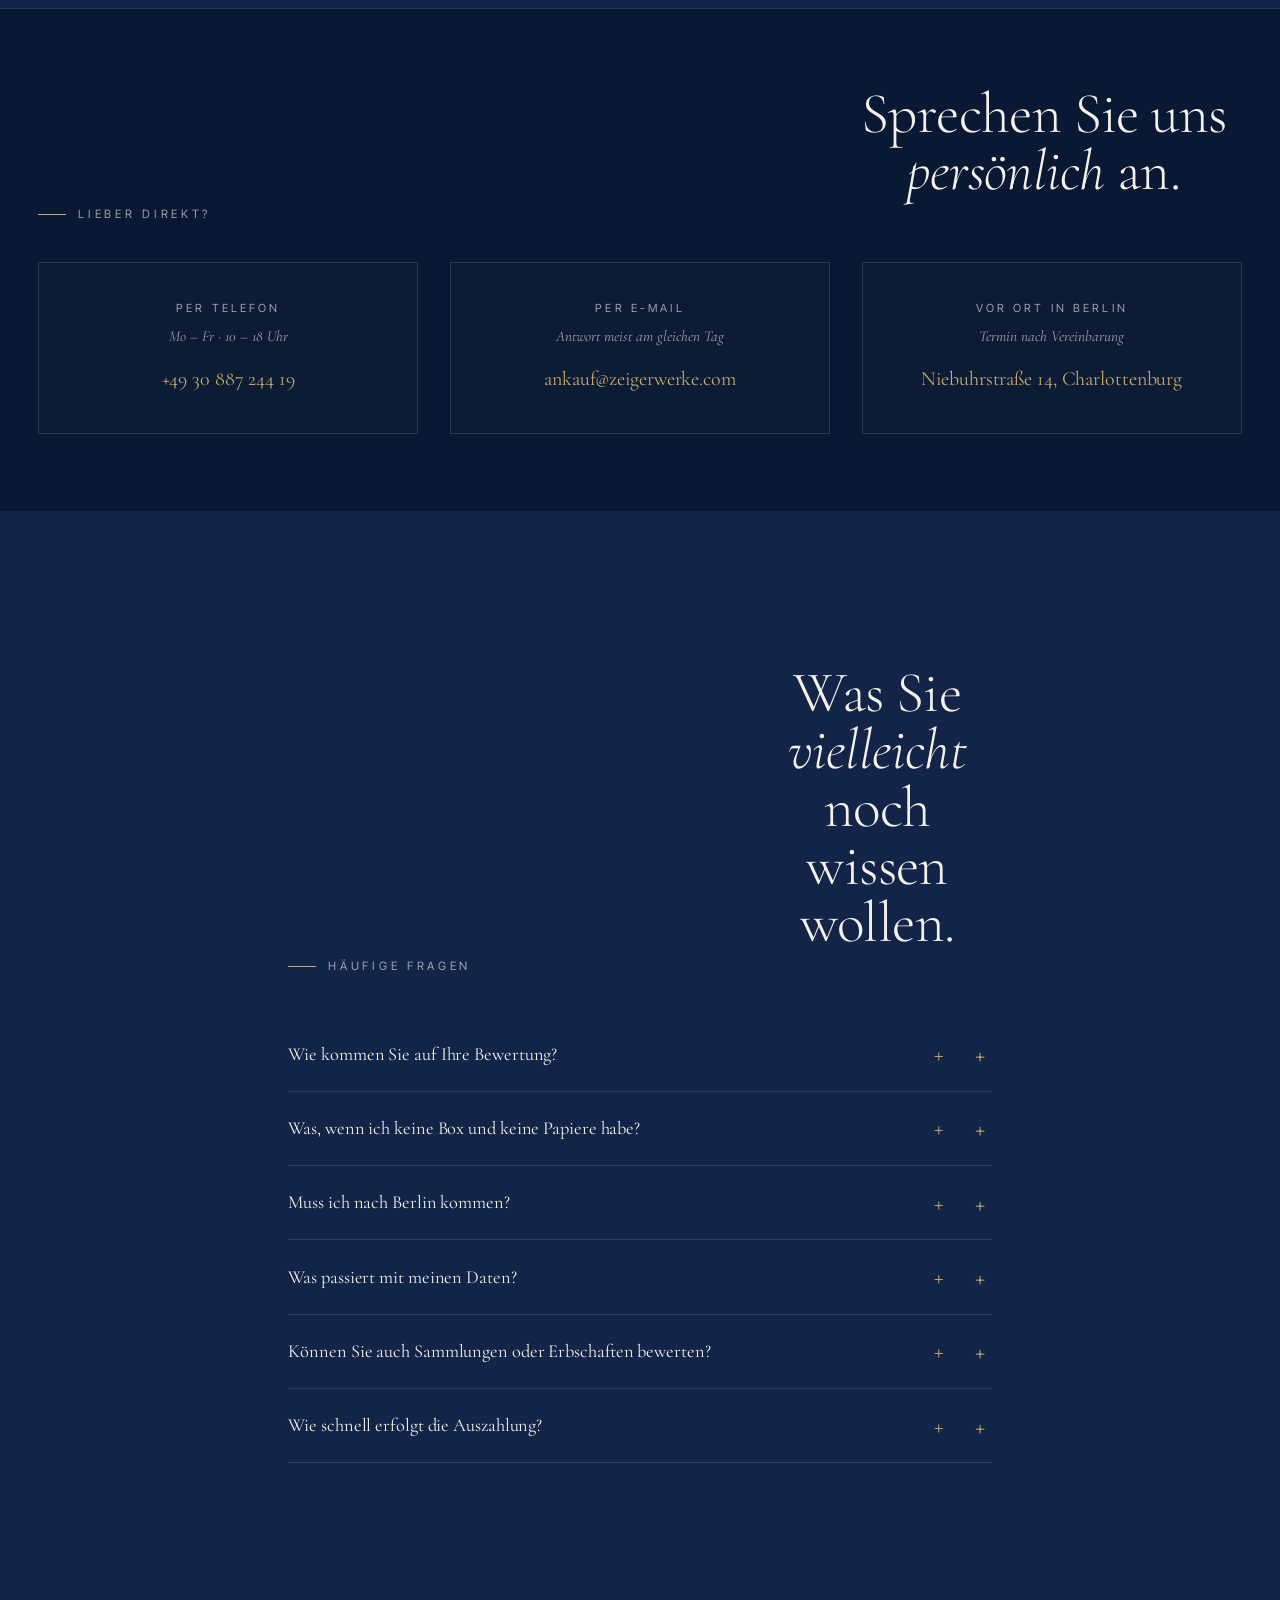
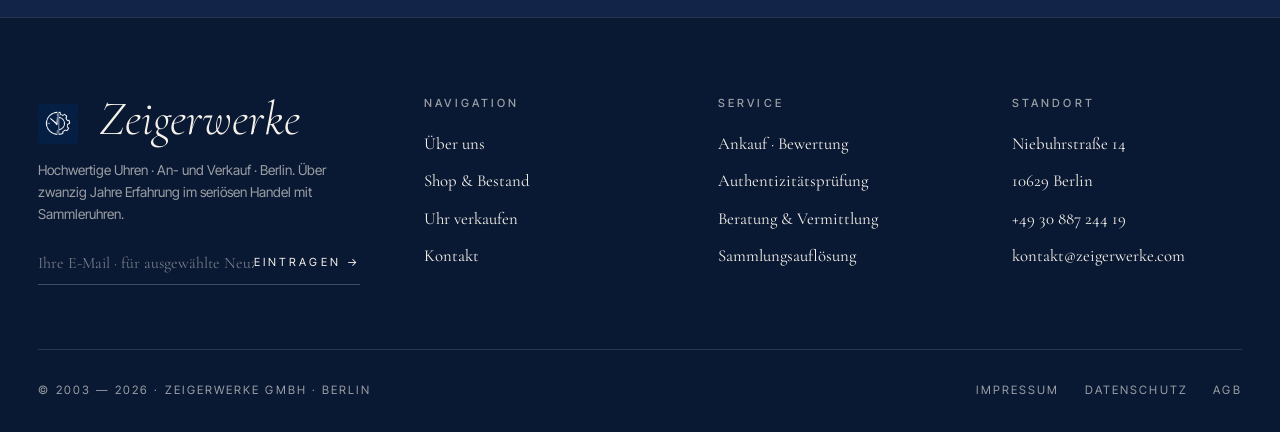
<file: ankauf.html>
<!DOCTYPE html>
<html lang="de">
<head>
<meta charset="UTF-8">
<meta name="viewport" content="width=device-width,initial-scale=1.0">
<title>Uhr verkaufen — Ankauf bei Zeigerwerke Berlin</title>
<meta name="description" content="Verkaufen Sie Ihre Uhr fair und diskret an Zeigerwerke Berlin. Online-Bewertung in 48 Stunden. Rolex, Patek Philippe, Audemars Piguet und alle hochwertigen Marken.">
<link rel="icon" type="image/png" href="assets/logo-icon.png">
<link rel="stylesheet" href="css/styles.css">
</head>
<body>

<!-- ===== HEADER ===== -->
<header class="site-header">
  <a href="index.html" class="brand" aria-label="Zeigerwerke">
    <img src="assets/logo-icon.png" alt="">
    <span>Zeigerwerke</span><span class="dot">.com</span>
  </a>

  <nav class="nav" aria-label="Hauptnavigation">
    <a href="index.html#ueber-uns">Über uns</a>
    <a href="shop.html">Shop</a>
    <a href="ankauf.html" class="is-active">Ankauf</a>
    <a href="index.html#kontakt">Kontakt</a>
  </nav>

  <div class="nav-actions">
    <a href="#formular" class="btn-mini">Zum Formular →</a>
    <button class="menu-toggle" aria-label="Menü">
      <span></span><span></span><span></span>
    </button>
  </div>
</header>

<!-- ===== PAGE HERO ===== -->
<section class="page-hero">
  <div class="wrap">
    <nav class="crumbs reveal">
      <a href="index.html">Startseite</a> <span>·</span> <span>Ankauf</span>
    </nav>
    <span class="eyebrow reveal" style="--delay:80ms">Ankauf</span>
    <h1 class="reveal" style="--delay:160ms">Ihre Uhr <em>verdient</em><br>eine faire Bewertung.</h1>
    <p class="lede reveal" style="--delay:280ms">
      Wir kaufen einzelne Uhren und ganze Sammlungen — diskret, fair und dokumentiert. Füllen Sie unten das Formular aus, gerne mit Fotos. Innerhalb von 48 Stunden erhalten Sie unsere Einschätzung. Kein Lockangebot, keine Verpflichtung.
    </p>
  </div>
</section>

<!-- ===== TRUST POINTS ===== -->
<section class="section section--tight" style="border-bottom:1px solid var(--line);">
  <div class="wrap">
    <div class="trust-row">
      <div class="trust-item reveal">
        <span class="trust-num">01</span>
        <h3>Faire Marktpreise</h3>
        <p>Wir orientieren uns an realen Auktions- und Marktpreisen. Sie bekommen, was Ihre Uhr wirklich wert ist — nicht, was wir gerne hätten.</p>
      </div>
      <div class="trust-item reveal" style="--delay:100ms">
        <span class="trust-num">02</span>
        <h3>48-Stunden-Bewertung</h3>
        <p>Nach Ihrem Formular melden wir uns innerhalb von zwei Werktagen mit einer ersten, ehrlichen Preisindikation.</p>
      </div>
      <div class="trust-item reveal" style="--delay:200ms">
        <span class="trust-num">03</span>
        <h3>Diskrete Abwicklung</h3>
        <p>Keine Vermittler, keine Plattformgebühren, keine öffentlichen Anzeigen. Direkter Kontakt, vertrauliche Behandlung.</p>
      </div>
      <div class="trust-item reveal" style="--delay:300ms">
        <span class="trust-num">04</span>
        <h3>Sofortige Auszahlung</h3>
        <p>Bei Einigung auf Wunsch sofortige Auszahlung — bar im Geschäft oder per Sofortüberweisung.</p>
      </div>
    </div>
  </div>
</section>

<!-- ===== ABLAUF ===== -->
<section class="section">
  <div class="wrap">
    <div class="section-head reveal" style="text-align:center;margin-bottom:3rem;">
      <span class="eyebrow">So funktioniert der Ankauf</span>
      <h2 class="section-title">In <em>vier Schritten</em> verkauft.</h2>
    </div>

    <div class="steps">
      <div class="step reveal">
        <h3>Formular ausfüllen</h3>
        <p>Marke, Referenz, Baujahr, Zustand, Zubehör — alles, was Sie wissen. Plus gerne ein paar Handyfotos. Pflichtfelder sind wenige.</p>
      </div>
      <div class="step reveal" style="--delay:120ms">
        <h3>Erste Einschätzung</h3>
        <p>Innerhalb von 48 Stunden senden wir Ihnen eine Preisspanne — ehrlich, marktorientiert, mit kurzer Begründung.</p>
      </div>
      <div class="step reveal" style="--delay:240ms">
        <h3>Persönliche Prüfung</h3>
        <p>Vor Ort in Berlin oder per versichertem Versand (auf unsere Kosten). Unser Uhrmacher prüft Werk, Echtheit und Zustand.</p>
      </div>
      <div class="step reveal" style="--delay:360ms">
        <h3>Auszahlung</h3>
        <p>Bei Einigung erfolgt die Auszahlung sofort: bar im Geschäft, oder per Überweisung auf Ihr Konto. Vertrag &amp; Quittung selbstverständlich.</p>
      </div>
    </div>
  </div>
</section>

<!-- ===== FORMULAR ===== -->
<section class="section ankauf-form-section" id="formular">
  <div class="wrap">
    <div class="section-head reveal" style="text-align:center;margin-bottom:2.6rem;">
      <span class="eyebrow">Bewertung anfragen</span>
      <h2 class="section-title">Erzählen Sie uns von <em>Ihrer Uhr.</em></h2>
      <p style="max-width:54ch;margin:1.4rem auto 0;color:rgba(245,241,234,0.74)">
        Je mehr Sie uns mitteilen, desto präziser unsere Einschätzung. Was Sie nicht wissen, lassen Sie einfach offen — niemand erwartet, dass Sie alles wissen.
      </p>
    </div>

    <form class="big-form reveal" data-fake-submit data-fake-submit-message="Vielen Dank! Ihre Anfrage ist bei uns eingegangen. Wir melden uns innerhalb von 48 Stunden persönlich.">

      <!-- ÜBER DIE UHR -->
      <div class="form-section">
        <div class="form-section-head">
          <span class="form-num">I</span>
          <div>
            <h3>Über die Uhr</h3>
            <p>Damit wir wissen, worüber wir sprechen.</p>
          </div>
        </div>

        <div class="field-row">
          <div class="field">
            <label for="brand">Marke <span class="req">*</span></label>
            <select id="brand" name="brand" required>
              <option value="">— bitte wählen —</option>
              <option>Rolex</option>
              <option>Patek Philippe</option>
              <option>Audemars Piguet</option>
              <option>Vacheron Constantin</option>
              <option>A. Lange &amp; Söhne</option>
              <option>Omega</option>
              <option>IWC</option>
              <option>Jaeger-LeCoultre</option>
              <option>Breitling</option>
              <option>Panerai</option>
              <option>Cartier</option>
              <option>Tudor</option>
              <option>F.P. Journe</option>
              <option>Richard Mille</option>
              <option>Glashütte Original</option>
              <option>Andere Marke (bitte unten angeben)</option>
            </select>
          </div>

          <div class="field">
            <label for="model">Modell / Linie</label>
            <input id="model" name="model" type="text" placeholder="z. B. Submariner, Nautilus, Royal Oak …">
          </div>
        </div>

        <div class="field-row">
          <div class="field">
            <label for="reference">Referenznummer</label>
            <input id="reference" name="reference" type="text" placeholder="z. B. 116610LN, 5711/1A-010">
          </div>
          <div class="field">
            <label for="serial">Seriennummer (optional)</label>
            <input id="serial" name="serial" type="text" placeholder="auf der Rückseite oder zwischen den Hörnern">
          </div>
        </div>

        <div class="field-row">
          <div class="field">
            <label for="year">Baujahr / Kaufjahr</label>
            <input id="year" name="year" type="text" placeholder="z. B. 2019 oder 'ca. 1972'">
          </div>
          <div class="field">
            <label for="case-material">Gehäusematerial</label>
            <select id="case-material" name="case-material">
              <option value="">— bitte wählen —</option>
              <option>Edelstahl</option>
              <option>Gelbgold</option>
              <option>Roségold / Everose</option>
              <option>Weißgold</option>
              <option>Platin</option>
              <option>Titan</option>
              <option>Bicolor (Stahl/Gold)</option>
              <option>Keramik</option>
              <option>Sonstiges / unbekannt</option>
            </select>
          </div>
        </div>
      </div>

      <!-- ZUSTAND & ZUBEHÖR -->
      <div class="form-section">
        <div class="form-section-head">
          <span class="form-num">II</span>
          <div>
            <h3>Zustand &amp; Zubehör</h3>
            <p>Bitte realistisch — wir bewerten nach dem, was wirklich da ist.</p>
          </div>
        </div>

        <div class="field">
          <label>Allgemeiner Zustand <span class="req">*</span></label>
          <div class="radio-group" role="radiogroup">
            <label class="radio-tile">
              <input type="radio" name="condition" value="ungetragen" required>
              <span class="radio-dot"></span>
              <div>
                <strong>Ungetragen</strong>
                <small>Wie neu, keinerlei Tragespuren</small>
              </div>
            </label>
            <label class="radio-tile">
              <input type="radio" name="condition" value="sehr-gut">
              <span class="radio-dot"></span>
              <div>
                <strong>Sehr gut</strong>
                <small>Minimale Tragespuren, einwandfreie Funktion</small>
              </div>
            </label>
            <label class="radio-tile">
              <input type="radio" name="condition" value="gut">
              <span class="radio-dot"></span>
              <div>
                <strong>Gut</strong>
                <small>Sichtbare Tragespuren, technisch in Ordnung</small>
              </div>
            </label>
            <label class="radio-tile">
              <input type="radio" name="condition" value="reparaturbeduerftig">
              <span class="radio-dot"></span>
              <div>
                <strong>Reparaturbedürftig</strong>
                <small>Defekt oder Servicestau</small>
              </div>
            </label>
          </div>
        </div>

        <div class="field">
          <label>Box &amp; Papiere</label>
          <div class="checkbox-row">
            <label class="check-tile">
              <input type="checkbox" name="accessories" value="box">
              <span class="check-mark">
                <svg viewBox="0 0 14 14" stroke="currentColor" stroke-width="1.6" fill="none"><path d="M2 7l3.5 3.5L12 4"/></svg>
              </span>
              Originalbox vorhanden
            </label>
            <label class="check-tile">
              <input type="checkbox" name="accessories" value="papers">
              <span class="check-mark">
                <svg viewBox="0 0 14 14" stroke="currentColor" stroke-width="1.6" fill="none"><path d="M2 7l3.5 3.5L12 4"/></svg>
              </span>
              Originalpapiere / Garantiekarte
            </label>
            <label class="check-tile">
              <input type="checkbox" name="accessories" value="service">
              <span class="check-mark">
                <svg viewBox="0 0 14 14" stroke="currentColor" stroke-width="1.6" fill="none"><path d="M2 7l3.5 3.5L12 4"/></svg>
              </span>
              Service-Beleg vorhanden
            </label>
            <label class="check-tile">
              <input type="checkbox" name="accessories" value="spare">
              <span class="check-mark">
                <svg viewBox="0 0 14 14" stroke="currentColor" stroke-width="1.6" fill="none"><path d="M2 7l3.5 3.5L12 4"/></svg>
              </span>
              Ersatzbänder / Glieder
            </label>
            <label class="check-tile">
              <input type="checkbox" name="accessories" value="anhaenger">
              <span class="check-mark">
                <svg viewBox="0 0 14 14" stroke="currentColor" stroke-width="1.6" fill="none"><path d="M2 7l3.5 3.5L12 4"/></svg>
              </span>
              Anhänger / Tags
            </label>
            <label class="check-tile">
              <input type="checkbox" name="accessories" value="rechnung">
              <span class="check-mark">
                <svg viewBox="0 0 14 14" stroke="currentColor" stroke-width="1.6" fill="none"><path d="M2 7l3.5 3.5L12 4"/></svg>
              </span>
              Original-Kaufrechnung
            </label>
          </div>
          <p class="field-hint">Wenn nichts zutrifft, lassen Sie alles leer — wir kaufen auch ohne Box und Papiere an.</p>
        </div>

        <div class="field">
          <label for="last-service">Letzter Service (Jahr, falls bekannt)</label>
          <input id="last-service" name="last-service" type="text" placeholder="z. B. 2022 bei Rolex Service Centre">
        </div>

        <div class="field">
          <label for="defects">Bekannte Mängel / Auffälligkeiten</label>
          <textarea id="defects" name="defects" rows="3" placeholder="z. B. kleine Kratzer auf der Lünette, Datum springt ungenau, Lederband abgenutzt …"></textarea>
        </div>
      </div>

      <!-- FOTOS -->
      <div class="form-section">
        <div class="form-section-head">
          <span class="form-num">III</span>
          <div>
            <h3>Fotos (sehr empfohlen)</h3>
            <p>Mit Fotos können wir deutlich präziser bewerten.</p>
          </div>
        </div>

        <div class="upload-zone">
          <input type="file" id="photos" name="photos" accept="image/*" multiple>
          <label for="photos" class="upload-label">
            <svg viewBox="0 0 24 24" stroke="currentColor" stroke-width="1.2" fill="none" style="width:32px;height:32px;">
              <rect x="3" y="6" width="18" height="14" rx="1.5"/>
              <circle cx="12" cy="13" r="3.5"/>
              <path d="M8 6V4.5h8V6"/>
            </svg>
            <strong>Fotos auswählen oder hierher ziehen</strong>
            <small>Idealerweise: Vorderseite, Rückseite, Seitenansicht, Werk (falls möglich), Box &amp; Papiere · max. 10 MB pro Datei</small>
          </label>
        </div>
        <p class="field-hint">
          Sie können uns Fotos auch nachträglich per E-Mail senden an <strong style="color:var(--gold);">ankauf@zeigerwerke.com</strong> — kein Problem.
        </p>
      </div>

      <!-- PREIS & WUNSCH -->
      <div class="form-section">
        <div class="form-section-head">
          <span class="form-num">IV</span>
          <div>
            <h3>Preisvorstellung &amp; Wunsch</h3>
            <p>Optional — hilft uns aber, schneller auf einen Nenner zu kommen.</p>
          </div>
        </div>

        <div class="field-row">
          <div class="field">
            <label for="price-expectation">Ihre Preisvorstellung (€)</label>
            <input id="price-expectation" name="price-expectation" type="text" placeholder="z. B. 12.500 € oder 'offen'">
          </div>
          <div class="field">
            <label for="urgency">Wie eilig?</label>
            <select id="urgency" name="urgency">
              <option>Keine Eile — gute Bewertung wichtiger</option>
              <option>Innerhalb von 2 Wochen</option>
              <option>So schnell wie möglich</option>
            </select>
          </div>
        </div>

        <div class="field">
          <label for="reason">Anmerkungen / Hintergrund (optional)</label>
          <textarea id="reason" name="reason" rows="3" placeholder="z. B. 'aus Nachlass', 'möchte gegen anderes Modell tauschen', 'einfach Lust auf Wechsel' …"></textarea>
        </div>
      </div>

      <!-- KONTAKT -->
      <div class="form-section">
        <div class="form-section-head">
          <span class="form-num">V</span>
          <div>
            <h3>Wie erreichen wir Sie?</h3>
            <p>Damit wir uns persönlich melden können.</p>
          </div>
        </div>

        <div class="field-row">
          <div class="field">
            <label for="vname">Vorname <span class="req">*</span></label>
            <input id="vname" name="vname" type="text" required>
          </div>
          <div class="field">
            <label for="nname">Nachname <span class="req">*</span></label>
            <input id="nname" name="nname" type="text" required>
          </div>
        </div>

        <div class="field-row">
          <div class="field">
            <label for="email">E-Mail <span class="req">*</span></label>
            <input id="email" name="email" type="email" required>
          </div>
          <div class="field">
            <label for="phone">Telefon (optional)</label>
            <input id="phone" name="phone" type="tel">
          </div>
        </div>

        <div class="field">
          <label>Bevorzugter Kontaktweg</label>
          <div class="radio-group radio-group--inline" role="radiogroup">
            <label class="radio-pill">
              <input type="radio" name="contact-pref" value="email" checked>
              <span>E-Mail</span>
            </label>
            <label class="radio-pill">
              <input type="radio" name="contact-pref" value="phone">
              <span>Telefon</span>
            </label>
            <label class="radio-pill">
              <input type="radio" name="contact-pref" value="whatsapp">
              <span>WhatsApp</span>
            </label>
          </div>
        </div>

        <div class="field">
          <label for="zip">PLZ &amp; Ort (für mögliche Vor-Ort-Begutachtung)</label>
          <input id="zip" name="zip" type="text" placeholder="z. B. 80331 München">
        </div>
      </div>

      <!-- DATENSCHUTZ -->
      <label class="check-row" style="display:flex;gap:0.7rem;align-items:flex-start;font-family:var(--font-ui);font-size:0.78rem;color:var(--text-muted);line-height:1.55;margin:1.6rem 0;">
        <input type="checkbox" required style="margin-top:0.3rem;flex-shrink:0;">
        <span>Ich willige ein, dass meine Angaben zum Zweck der Bewertung und Bearbeitung meiner Anfrage gespeichert werden. Eine Weitergabe an Dritte erfolgt nicht. Mit Absenden bestätige ich, dass ich Eigentümer der angebotenen Uhr bin oder im Auftrag des Eigentümers handle.</span>
      </label>

      <button class="btn btn--solid btn--big" type="submit">
        Bewertungsanfrage absenden
        <svg class="arrow" viewBox="0 0 14 10" fill="none" stroke="currentColor" stroke-width="1.4"><path d="M0 5h13M9 1l4 4-4 4"/></svg>
      </button>

      <p style="font-family:var(--font-ui);font-size:0.78rem;color:var(--text-muted);text-align:center;margin-top:1.4rem;letter-spacing:0.04em;">
        Antwort innerhalb von 48 Stunden · unverbindlich · kostenlos
      </p>
    </form>
  </div>
</section>

<!-- ===== ALTERNATIVE WEGE ===== -->
<section class="section section--tight" style="background:var(--ink);border-top:1px solid var(--line);">
  <div class="wrap">
    <div class="section-head reveal" style="text-align:center;margin-bottom:2.4rem;">
      <span class="eyebrow">Lieber direkt?</span>
      <h2 class="section-title">Sprechen Sie uns <em>persönlich</em> an.</h2>
    </div>

    <div class="alt-contact-grid">
      <div class="alt-contact reveal">
        <h3>Per Telefon</h3>
        <p>Mo – Fr · 10 – 18 Uhr</p>
        <a href="tel:+4930887244119" class="alt-link">+49 30 887 244 19</a>
      </div>
      <div class="alt-contact reveal" style="--delay:120ms">
        <h3>Per E-Mail</h3>
        <p>Antwort meist am gleichen Tag</p>
        <a href="mailto:ankauf@zeigerwerke.com" class="alt-link">ankauf@zeigerwerke.com</a>
      </div>
      <div class="alt-contact reveal" style="--delay:240ms">
        <h3>Vor Ort in Berlin</h3>
        <p>Termin nach Vereinbarung</p>
        <a href="index.html#standort" class="alt-link">Niebuhrstraße 14, Charlottenburg</a>
      </div>
    </div>
  </div>
</section>

<!-- ===== FAQ ===== -->
<section class="section">
  <div class="wrap" style="max-width:780px;margin:0 auto;">
    <div class="section-head reveal" style="text-align:center;margin-bottom:2.6rem;">
      <span class="eyebrow">Häufige Fragen</span>
      <h2 class="section-title">Was Sie <em>vielleicht</em> noch wissen wollen.</h2>
    </div>

    <div class="faq">
      <details class="faq-item reveal">
        <summary>
          <span>Wie kommen Sie auf Ihre Bewertung?</span>
          <span class="faq-toggle">+</span>
        </summary>
        <div class="faq-body">
          <p>Wir orientieren uns an realen Verkaufspreisen — Auktionen, Plattformhändler, internationale Marktdaten. Auf den ehrlichen Verkaufspreis ziehen wir unsere Marge ab (üblicherweise 10–20 %, je nach Aufwand und Risiko). Was bleibt, ist Ihr Angebot. Wir erklären gerne im Detail, wie sich der Preis zusammensetzt.</p>
        </div>
      </details>

      <details class="faq-item reveal" style="--delay:80ms">
        <summary>
          <span>Was, wenn ich keine Box und keine Papiere habe?</span>
          <span class="faq-toggle">+</span>
        </summary>
        <div class="faq-body">
          <p>Kein Problem — wir kaufen auch Uhren ohne Originalverpackung. Der Preis ist dann meist etwas niedriger (Box und Papiere können je nach Modell 5–20 % ausmachen), aber wir zahlen weiterhin fair. Eine ungetragene Patek ohne Papiere ist immer noch eine Patek.</p>
        </div>
      </details>

      <details class="faq-item reveal" style="--delay:160ms">
        <summary>
          <span>Muss ich nach Berlin kommen?</span>
          <span class="faq-toggle">+</span>
        </summary>
        <div class="faq-body">
          <p>Nein. Bei Einigung auf eine Preisspanne übernehmen wir den versicherten Versand auf unsere Kosten — bundesweit. Sie erhalten ein Versandetikett, packen die Uhr ein, geben sie ab. Sobald sie bei uns ist und unser Uhrmacher die finale Prüfung durchgeführt hat, erfolgt die Auszahlung. Ein Rückversand ist selbstverständlich möglich, falls keine Einigung zustande kommt.</p>
        </div>
      </details>

      <details class="faq-item reveal" style="--delay:240ms">
        <summary>
          <span>Was passiert mit meinen Daten?</span>
          <span class="faq-toggle">+</span>
        </summary>
        <div class="faq-body">
          <p>Ihre Daten werden ausschließlich zur Bearbeitung Ihrer Anfrage genutzt. Wir geben sie nicht an Dritte weiter, betreiben kein Marketing-Tracking und löschen sie auf Wunsch nach Abschluss des Vorgangs. Wir sind ein altmodisches Haus — auch im Datenschutz.</p>
        </div>
      </details>

      <details class="faq-item reveal" style="--delay:320ms">
        <summary>
          <span>Können Sie auch Sammlungen oder Erbschaften bewerten?</span>
          <span class="faq-toggle">+</span>
        </summary>
        <div class="faq-body">
          <p>Ja, regelmäßig. Bei größeren Beständen kommen wir gerne auch zu Ihnen. Für Erbschaften erstellen wir auf Wunsch ein schriftliches Wertgutachten, das auch für Versicherungen oder Erbteilung verwendet werden kann. Bitte sprechen Sie uns für individuelle Lösungen direkt an.</p>
        </div>
      </details>

      <details class="faq-item reveal" style="--delay:400ms">
        <summary>
          <span>Wie schnell erfolgt die Auszahlung?</span>
          <span class="faq-toggle">+</span>
        </summary>
        <div class="faq-body">
          <p>Bei persönlicher Übergabe in Berlin sofort — bar oder per Sofortüberweisung in Ihrer Anwesenheit. Bei Versand nach Eingang und Echtheitsprüfung, üblicherweise innerhalb von 24 Stunden ab Wareneingang. Wir verstehen, dass es um Geld geht — und behandeln das entsprechend.</p>
        </div>
      </details>
    </div>
  </div>
</section>

<!-- ===== FOOTER ===== -->
<footer class="site-footer">
  <div class="wrap">
    <div class="footer-top">
      <div>
        <div class="footer-brand">
          <img src="assets/logo-icon.png" class="signet" alt="">
          <em>Zeigerwerke</em>
        </div>
        <p class="footer-tag">Hochwertige Uhren · An- und Verkauf · Berlin. Über zwanzig Jahre Erfahrung im seriösen Handel mit Sammleruhren.</p>

        <form class="newsletter-form">
          <input type="email" placeholder="Ihre E-Mail · für ausgewählte Neuzugänge" required>
          <button type="submit">Eintragen →</button>
        </form>
      </div>

      <div class="footer-col">
        <h4>Navigation</h4>
        <ul>
          <li><a href="index.html#ueber-uns">Über uns</a></li>
          <li><a href="shop.html">Shop &amp; Bestand</a></li>
          <li><a href="ankauf.html">Uhr verkaufen</a></li>
          <li><a href="index.html#kontakt">Kontakt</a></li>
        </ul>
      </div>

      <div class="footer-col">
        <h4>Service</h4>
        <ul>
          <li><a href="ankauf.html">Ankauf · Bewertung</a></li>
          <li><a href="#">Authentizitätsprüfung</a></li>
          <li><a href="#">Beratung &amp; Vermittlung</a></li>
          <li><a href="#">Sammlungsauflösung</a></li>
        </ul>
      </div>

      <div class="footer-col">
        <h4>Standort</h4>
        <ul>
          <li>Niebuhrstraße 14</li>
          <li>10629 Berlin</li>
          <li>+49 30 887 244 19</li>
          <li><a href="mailto:kontakt@zeigerwerke.com">kontakt@zeigerwerke.com</a></li>
        </ul>
      </div>
    </div>

    <div class="footer-base">
      <span>© 2003 — 2026 · Zeigerwerke GmbH · Berlin</span>
      <ul>
        <li><a href="#">Impressum</a></li>
        <li><a href="#">Datenschutz</a></li>
        <li><a href="#">AGB</a></li>
      </ul>
    </div>
  </div>
</footer>

<script src="js/main.js"></script>
</body>
</html>
</file>
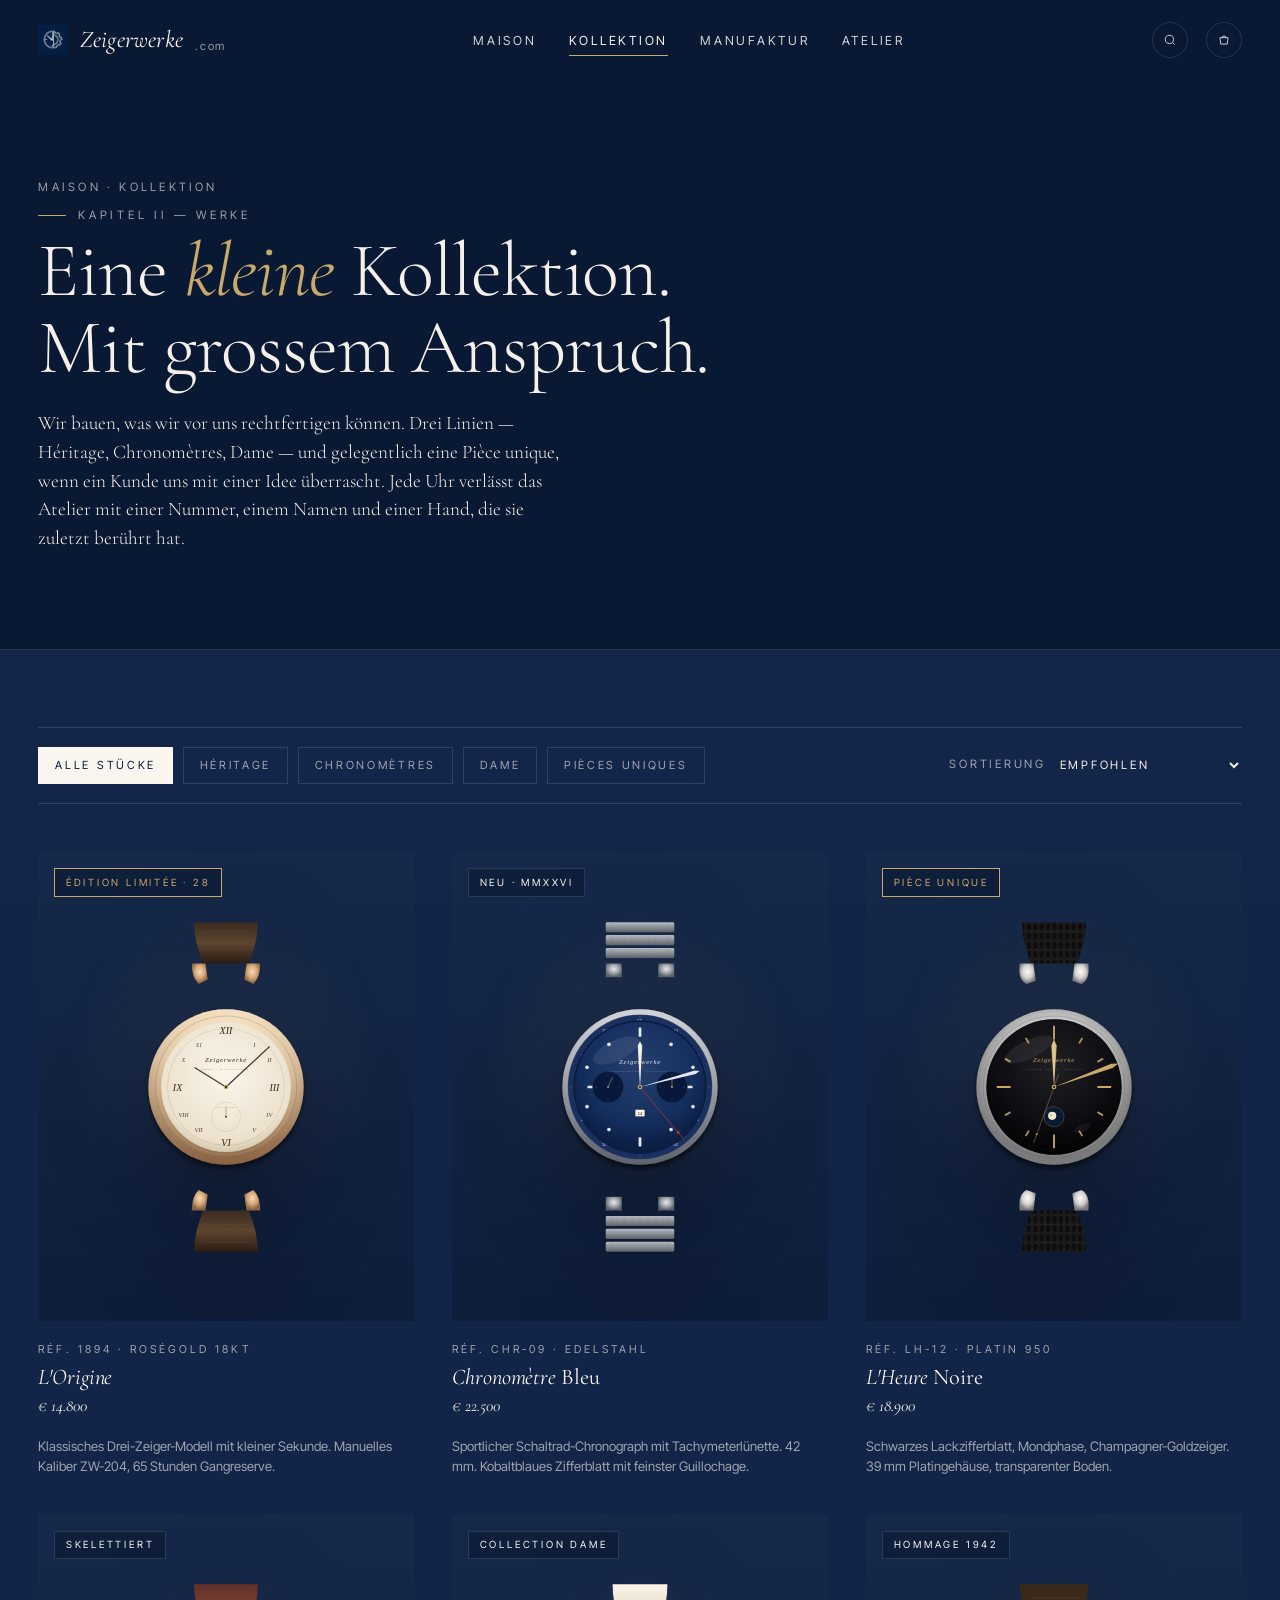
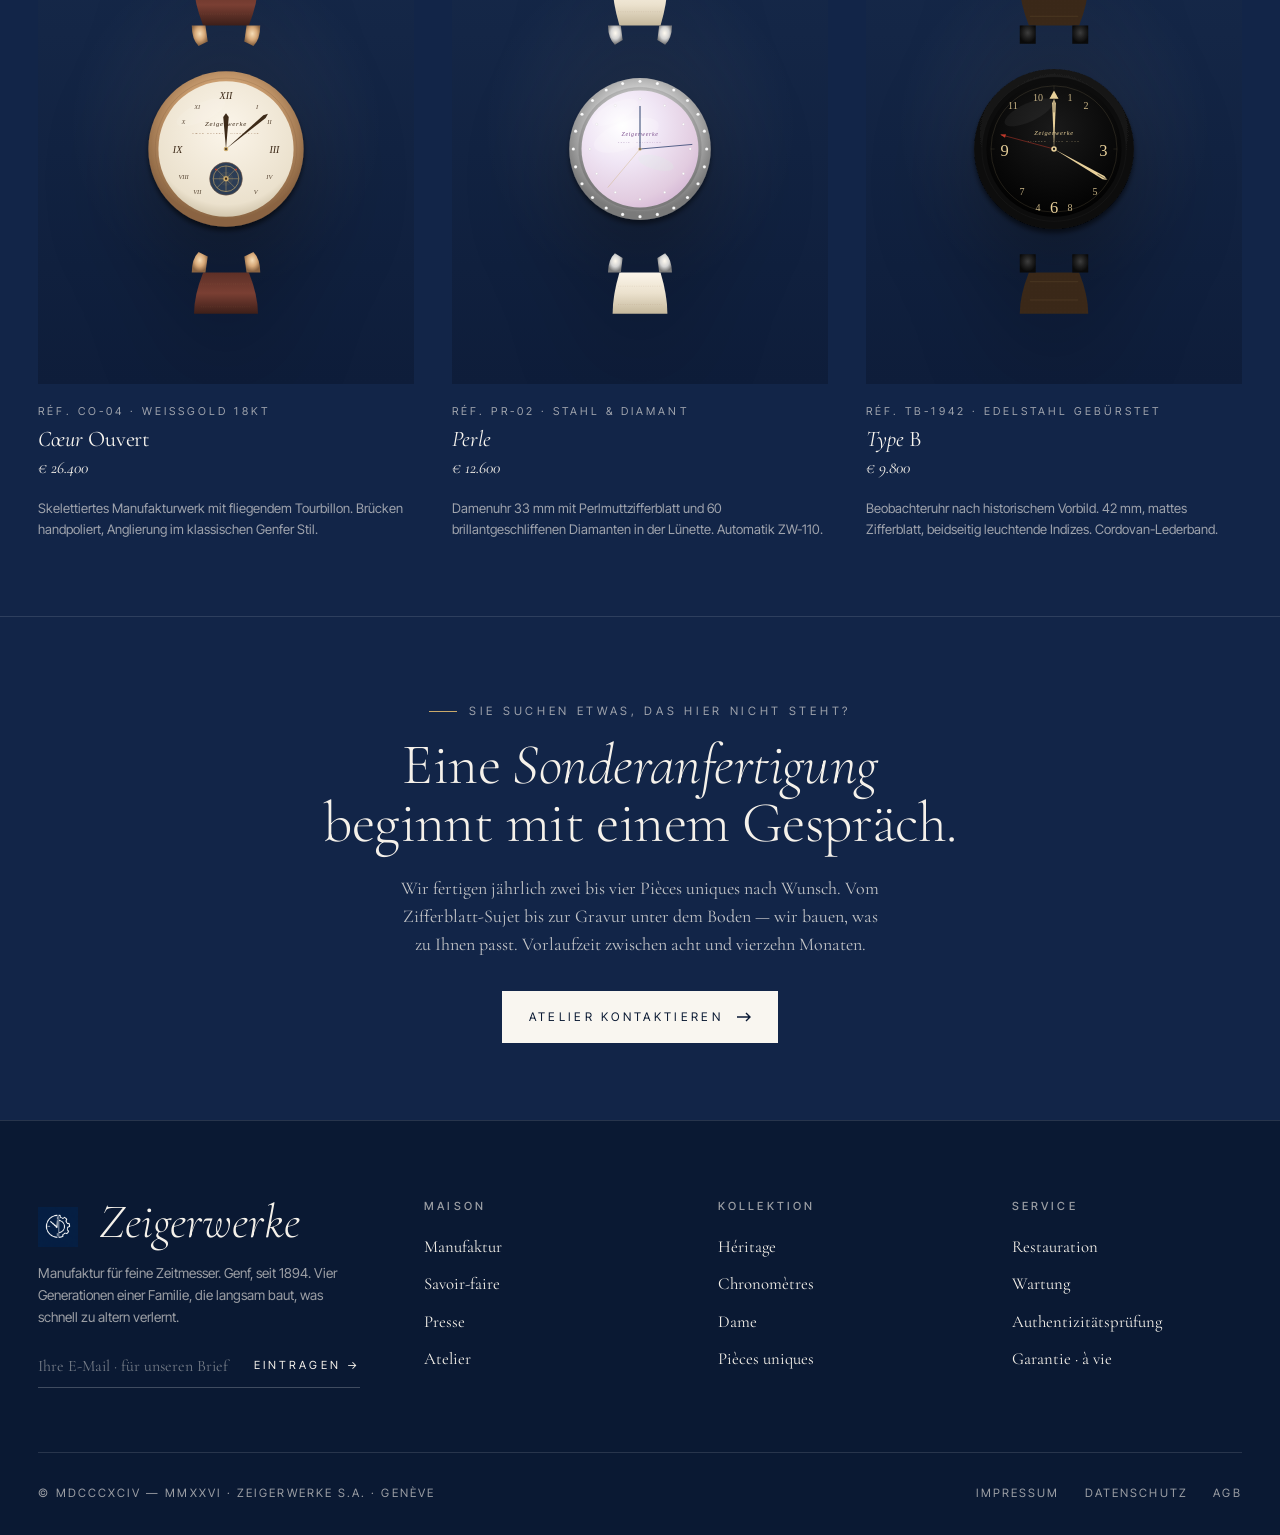
<file: kollektion.html>
<!DOCTYPE html>
<html lang="de">
<head>
<meta charset="UTF-8">
<meta name="viewport" content="width=device-width,initial-scale=1.0">
<title>Kollektion — Zeigerwerke</title>
<meta name="description" content="Die Kollektion von Zeigerwerke. Mechanische Zeitmesser aus eigener Manufaktur. Héritage, Chronomètres, Dame, Pièces uniques.">
<link rel="icon" type="image/png" href="assets/logo-icon.png">
<link rel="stylesheet" href="css/styles.css">
</head>
<body>

<!-- ===== HEADER ===== -->
<header class="site-header">
  <a href="index.html" class="brand" aria-label="Zeigerwerke">
    <img src="assets/logo-icon.png" alt="">
    <span>Zeigerwerke</span><span class="dot">.com</span>
  </a>

  <nav class="nav" aria-label="Hauptnavigation">
    <a href="index.html">Maison</a>
    <a href="kollektion.html" class="is-active">Kollektion</a>
    <a href="manufaktur.html">Manufaktur</a>
    <a href="kontakt.html">Atelier</a>
  </nav>

  <div class="nav-actions">
    <button class="icon-btn" aria-label="Suchen">
      <svg viewBox="0 0 24 24"><circle cx="11" cy="11" r="7"/><line x1="20" y1="20" x2="16.5" y2="16.5"/></svg>
    </button>
    <button class="icon-btn" data-cart-open aria-label="Auswahl">
      <svg viewBox="0 0 24 24"><path d="M5 8h14l-1.5 11h-11z"/><path d="M9 8a3 3 0 0 1 6 0"/></svg>
    </button>
    <span class="cart-count" data-cart-count style="display:none">0</span>
    <button class="menu-toggle" aria-label="Menü">
      <span></span><span></span><span></span>
    </button>
  </div>
</header>

<!-- ===== PAGE HERO ===== -->
<section class="page-hero">
  <div class="wrap">
    <nav class="crumbs reveal">
      <a href="index.html">Maison</a> <span>·</span> <span>Kollektion</span>
    </nav>
    <span class="eyebrow reveal" style="--delay:80ms">Kapitel II — Werke</span>
    <h1 class="reveal" style="--delay:160ms">Eine <em>kleine</em> Kollektion.<br>Mit grossem Anspruch.</h1>
    <p class="lede reveal" style="--delay:280ms">
      Wir bauen, was wir vor uns rechtfertigen können. Drei Linien — Héritage, Chronomètres, Dame — und gelegentlich eine Pièce unique, wenn ein Kunde uns mit einer Idee überrascht. Jede Uhr verlässt das Atelier mit einer Nummer, einem Namen und einer Hand, die sie zuletzt berührt hat.
    </p>
  </div>
</section>

<!-- ===== FILTER + GRID ===== -->
<section class="section section--tight">
  <div class="wrap">

    <div class="filter-bar reveal">
      <div class="chips" role="tablist" aria-label="Kollektion filtern">
        <button class="chip is-active" data-filter="all">Alle Stücke</button>
        <button class="chip" data-filter="heritage">Héritage</button>
        <button class="chip" data-filter="chrono">Chronomètres</button>
        <button class="chip" data-filter="dame">Dame</button>
        <button class="chip" data-filter="unique">Pièces uniques</button>
      </div>
      <label class="sort-box">
        <span>Sortierung</span>
        <select data-sort>
          <option value="featured">Empfohlen</option>
          <option value="price-asc">Preis · aufsteigend</option>
          <option value="price-desc">Preis · absteigend</option>
          <option value="name">Name · A → Z</option>
        </select>
      </label>
    </div>

    <div class="products-grid products-grid--three" data-products-grid>

      <!-- 1. L'Origine -->
      <a href="uhr.html" class="product-card reveal" data-product
         data-collection="heritage"
         data-ref="ZW-1894"
         data-name="Réf. 1894 — L'Origine"
         data-price="14800"
         data-image="assets/watch-1.svg">
        <div class="media">
          <span class="corner-tag gold">Édition Limitée · 28</span>
          <img src="assets/watch-1.svg" alt="Réf. 1894 L'Origine">
          <div class="quick-view">
            <span>Détails ansehen</span>
            <span>→</span>
          </div>
        </div>
        <div class="ref">Réf. 1894 · Roségold 18kt</div>
        <h3 class="name"><em>L'Origine</em></h3>
        <p class="price">€ 14.800</p>
        <p class="desc">Klassisches Drei-Zeiger-Modell mit kleiner Sekunde. Manuelles Kaliber ZW-204, 65 Stunden Gangreserve.</p>
      </a>

      <!-- 2. Chronomètre Bleu -->
      <a href="uhr.html" class="product-card reveal" style="--delay:80ms" data-product
         data-collection="chrono"
         data-ref="ZW-CHR-09"
         data-name="Chronomètre Bleu"
         data-price="22500"
         data-image="assets/watch-2.svg">
        <div class="media">
          <span class="corner-tag">Neu · MMXXVI</span>
          <img src="assets/watch-2.svg" alt="Chronomètre Bleu">
          <div class="quick-view">
            <span>Détails ansehen</span>
            <span>→</span>
          </div>
        </div>
        <div class="ref">Réf. CHR-09 · Edelstahl</div>
        <h3 class="name"><em>Chronomètre</em> Bleu</h3>
        <p class="price">€ 22.500</p>
        <p class="desc">Sportlicher Schaltrad-Chronograph mit Tachymeterlünette. 42 mm. Kobaltblaues Zifferblatt mit feinster Guillochage.</p>
      </a>

      <!-- 3. L'Heure Noire -->
      <a href="uhr.html" class="product-card reveal" style="--delay:160ms" data-product
         data-collection="unique"
         data-ref="ZW-LH-12"
         data-name="L'Heure Noire"
         data-price="18900"
         data-image="assets/watch-3.svg">
        <div class="media">
          <span class="corner-tag gold">Pièce Unique</span>
          <img src="assets/watch-3.svg" alt="L'Heure Noire">
          <div class="quick-view">
            <span>Détails ansehen</span>
            <span>→</span>
          </div>
        </div>
        <div class="ref">Réf. LH-12 · Platin 950</div>
        <h3 class="name"><em>L'Heure</em> Noire</h3>
        <p class="price">€ 18.900</p>
        <p class="desc">Schwarzes Lackzifferblatt, Mondphase, Champagner-Goldzeiger. 39 mm Platingehäuse, transparenter Boden.</p>
      </a>

      <!-- 4. Cœur Ouvert -->
      <a href="uhr.html" class="product-card reveal" data-product
         data-collection="heritage"
         data-ref="ZW-CO-04"
         data-name="Cœur Ouvert"
         data-price="26400"
         data-image="assets/watch-4.svg">
        <div class="media">
          <span class="corner-tag">Skelettiert</span>
          <img src="assets/watch-4.svg" alt="Cœur Ouvert Skeleton">
          <div class="quick-view">
            <span>Détails ansehen</span>
            <span>→</span>
          </div>
        </div>
        <div class="ref">Réf. CO-04 · Weissgold 18kt</div>
        <h3 class="name"><em>Cœur</em> Ouvert</h3>
        <p class="price">€ 26.400</p>
        <p class="desc">Skelettiertes Manufakturwerk mit fliegendem Tourbillon. Brücken handpoliert, Anglierung im klassischen Genfer Stil.</p>
      </a>

      <!-- 5. Perle -->
      <a href="uhr.html" class="product-card reveal" style="--delay:80ms" data-product
         data-collection="dame"
         data-ref="ZW-PR-02"
         data-name="Perle"
         data-price="12600"
         data-image="assets/watch-5.svg">
        <div class="media">
          <span class="corner-tag">Collection Dame</span>
          <img src="assets/watch-5.svg" alt="Perle Dame">
          <div class="quick-view">
            <span>Détails ansehen</span>
            <span>→</span>
          </div>
        </div>
        <div class="ref">Réf. PR-02 · Stahl &amp; Diamant</div>
        <h3 class="name"><em>Perle</em></h3>
        <p class="price">€ 12.600</p>
        <p class="desc">Damenuhr 33 mm mit Perlmuttzifferblatt und 60 brillantgeschliffenen Diamanten in der Lünette. Automatik ZW-110.</p>
      </a>

      <!-- 6. Type B -->
      <a href="uhr.html" class="product-card reveal" style="--delay:160ms" data-product
         data-collection="heritage"
         data-ref="ZW-TB-1942"
         data-name="Type B"
         data-price="9800"
         data-image="assets/watch-6.svg">
        <div class="media">
          <span class="corner-tag">Hommage 1942</span>
          <img src="assets/watch-6.svg" alt="Type B Flieger">
          <div class="quick-view">
            <span>Détails ansehen</span>
            <span>→</span>
          </div>
        </div>
        <div class="ref">Réf. TB-1942 · Edelstahl gebürstet</div>
        <h3 class="name"><em>Type</em> B</h3>
        <p class="price">€ 9.800</p>
        <p class="desc">Beobachteruhr nach historischem Vorbild. 42 mm, mattes Zifferblatt, beidseitig leuchtende Indizes. Cordovan-Lederband.</p>
      </a>

    </div>

    <div class="empty-state" data-empty hidden>
      <p>Diese Auswahl ist derzeit leer. Wir sind eine kleine Manufaktur — und manchmal warten gute Stücke auf ihre Zeit.</p>
    </div>

  </div>
</section>

<!-- ===== INVITATION STRIP ===== -->
<section class="section section--tight" style="border-top:1px solid var(--line);">
  <div class="wrap" style="text-align:center;max-width:720px;margin:0 auto;">
    <span class="eyebrow reveal">Sie suchen etwas, das hier nicht steht?</span>
    <h2 class="section-title reveal" style="--delay:120ms;margin:1rem 0 1.4rem;">Eine <em>Sonderanfertigung</em> beginnt mit einem Gespräch.</h2>
    <p class="reveal" style="--delay:200ms;color:rgba(245,241,234,0.78);max-width:54ch;margin:0 auto 2rem;">
      Wir fertigen jährlich zwei bis vier Pièces uniques nach Wunsch. Vom Zifferblatt-Sujet bis zur Gravur unter dem Boden — wir bauen, was zu Ihnen passt. Vorlaufzeit zwischen acht und vierzehn Monaten.
    </p>
    <a href="kontakt.html" class="btn btn--solid reveal" style="--delay:280ms">
      Atelier kontaktieren
      <svg class="arrow" viewBox="0 0 14 10" fill="none" stroke="currentColor" stroke-width="1.4"><path d="M0 5h13M9 1l4 4-4 4"/></svg>
    </a>
  </div>
</section>

<!-- ===== FOOTER ===== -->
<footer class="site-footer">
  <div class="wrap">
    <div class="footer-top">
      <div>
        <div class="footer-brand">
          <img src="assets/logo-icon.png" class="signet" alt="">
          <em>Zeigerwerke</em>
        </div>
        <p class="footer-tag">Manufaktur für feine Zeitmesser. Genf, seit 1894. Vier Generationen einer Familie, die langsam baut, was schnell zu altern verlernt.</p>

        <form class="newsletter-form">
          <input type="email" placeholder="Ihre E-Mail · für unseren Brief" required>
          <button type="submit">Eintragen →</button>
        </form>
      </div>

      <div class="footer-col">
        <h4>Maison</h4>
        <ul>
          <li><a href="manufaktur.html">Manufaktur</a></li>
          <li><a href="manufaktur.html#savoir">Savoir-faire</a></li>
          <li><a href="manufaktur.html#presse">Presse</a></li>
          <li><a href="kontakt.html">Atelier</a></li>
        </ul>
      </div>

      <div class="footer-col">
        <h4>Kollektion</h4>
        <ul>
          <li><a href="kollektion.html?f=heritage">Héritage</a></li>
          <li><a href="kollektion.html?f=chrono">Chronomètres</a></li>
          <li><a href="kollektion.html?f=dame">Dame</a></li>
          <li><a href="kollektion.html?f=unique">Pièces uniques</a></li>
        </ul>
      </div>

      <div class="footer-col">
        <h4>Service</h4>
        <ul>
          <li><a href="#">Restauration</a></li>
          <li><a href="#">Wartung</a></li>
          <li><a href="#">Authentizitätsprüfung</a></li>
          <li><a href="#">Garantie · à vie</a></li>
        </ul>
      </div>
    </div>

    <div class="footer-base">
      <span>© MDCCCXCIV — MMXXVI · Zeigerwerke S.A. · Genève</span>
      <ul>
        <li><a href="#">Impressum</a></li>
        <li><a href="#">Datenschutz</a></li>
        <li><a href="#">AGB</a></li>
      </ul>
    </div>
  </div>
</footer>

<!-- ===== CART DRAWER ===== -->
<div class="cart-overlay" data-cart-close></div>
<aside class="cart-drawer" aria-hidden="true">
  <div class="cart-head">
    <h3>Ihre Auswahl</h3>
    <button class="cart-close" data-cart-close aria-label="Schließen">
      <svg width="14" height="14" viewBox="0 0 14 14" stroke="currentColor" stroke-width="1.2" fill="none"><path d="M1 1l12 12M13 1L1 13"/></svg>
    </button>
  </div>
  <div class="cart-body"></div>
  <div class="cart-foot">
    <div class="cart-total">
      <span class="label">Summe</span>
      <span class="amt" data-cart-total>€ 0</span>
    </div>
    <button class="btn btn--solid">
      Zur Kasse
      <svg class="arrow" viewBox="0 0 14 10" fill="none" stroke="currentColor" stroke-width="1.4"><path d="M0 5h13M9 1l4 4-4 4"/></svg>
    </button>
    <p class="cart-note">Versand kostenfrei · Versichert · Genf</p>
  </div>
</aside>

<script src="js/main.js"></script>
</body>
</html>
</file>
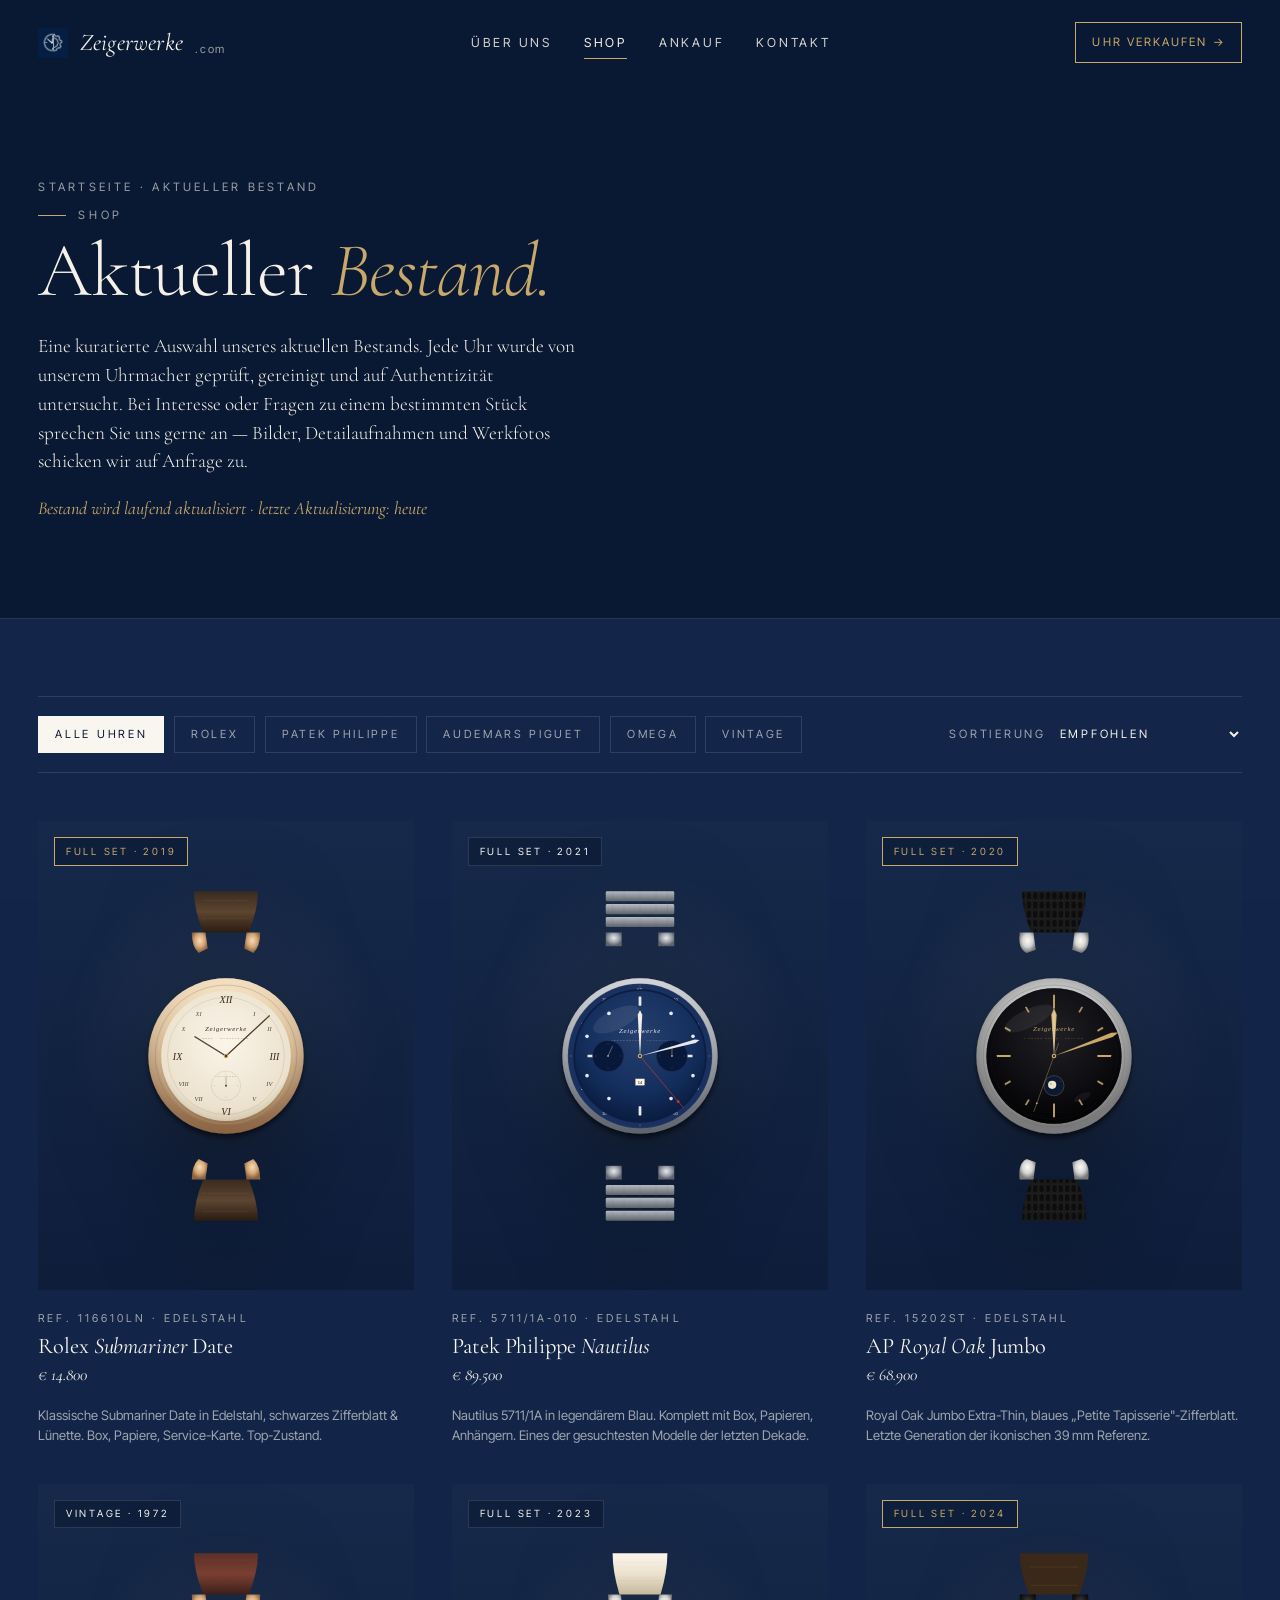
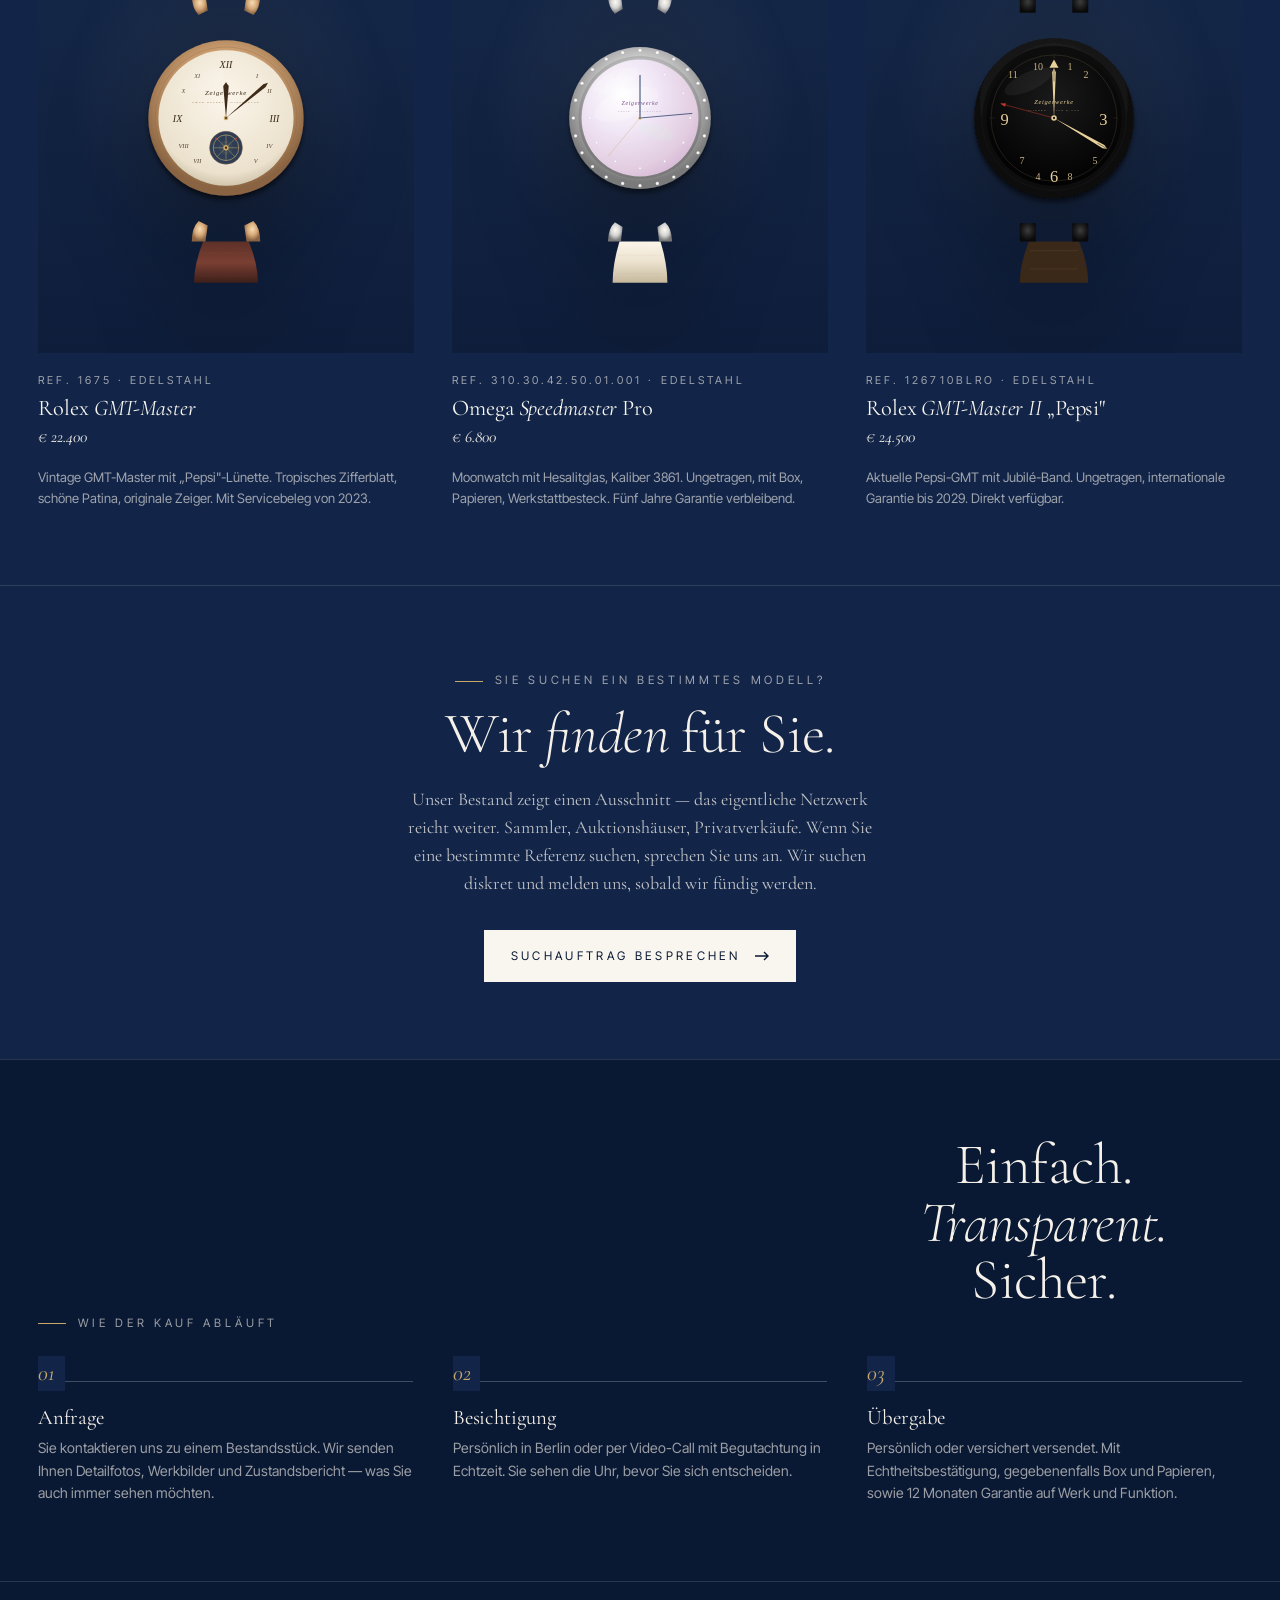
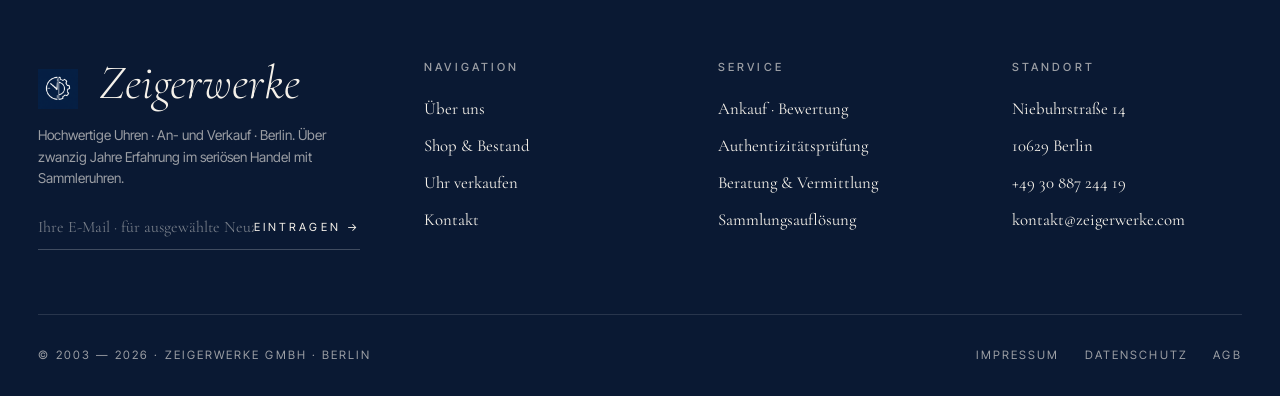
<file: shop.html>
<!DOCTYPE html>
<html lang="de">
<head>
<meta charset="UTF-8">
<meta name="viewport" content="width=device-width,initial-scale=1.0">
<title>Aktueller Bestand — Zeigerwerke Berlin</title>
<meta name="description" content="Aktuelle Auswahl hochwertiger Uhren bei Zeigerwerke Berlin. Geprüfte Sammlerstücke von Rolex, Patek Philippe, Audemars Piguet und vielen weiteren Marken.">
<link rel="icon" type="image/png" href="assets/logo-icon.png">
<link rel="stylesheet" href="css/styles.css">
</head>
<body>

<header class="site-header">
  <a href="index.html" class="brand" aria-label="Zeigerwerke">
    <img src="assets/logo-icon.png" alt="">
    <span>Zeigerwerke</span><span class="dot">.com</span>
  </a>

  <nav class="nav" aria-label="Hauptnavigation">
    <a href="index.html#ueber-uns">Über uns</a>
    <a href="shop.html" class="is-active">Shop</a>
    <a href="ankauf.html">Ankauf</a>
    <a href="index.html#kontakt">Kontakt</a>
  </nav>

  <div class="nav-actions">
    <a href="ankauf.html" class="btn-mini">Uhr verkaufen →</a>
    <button class="menu-toggle" aria-label="Menü">
      <span></span><span></span><span></span>
    </button>
  </div>
</header>

<section class="page-hero">
  <div class="wrap">
    <nav class="crumbs reveal">
      <a href="index.html">Startseite</a> <span>·</span> <span>Aktueller Bestand</span>
    </nav>
    <span class="eyebrow reveal" style="--delay:80ms">Shop</span>
    <h1 class="reveal" style="--delay:160ms">Aktueller <em>Bestand.</em></h1>
    <p class="lede reveal" style="--delay:280ms">
      Eine kuratierte Auswahl unseres aktuellen Bestands. Jede Uhr wurde von unserem Uhrmacher geprüft, gereinigt und auf Authentizität untersucht. Bei Interesse oder Fragen zu einem bestimmten Stück sprechen Sie uns gerne an — Bilder, Detailaufnahmen und Werkfotos schicken wir auf Anfrage zu.
    </p>
    <p class="reveal" style="--delay:380ms;margin-top:0.6rem;color:var(--gold);font-style:italic;">
      Bestand wird laufend aktualisiert · letzte Aktualisierung: heute
    </p>
  </div>
</section>

<section class="section section--tight">
  <div class="wrap">

    <div class="filter-bar reveal">
      <div class="chips" role="tablist" aria-label="Bestand filtern">
        <button class="chip is-active" data-filter="all">Alle Uhren</button>
        <button class="chip" data-filter="rolex">Rolex</button>
        <button class="chip" data-filter="patek">Patek Philippe</button>
        <button class="chip" data-filter="ap">Audemars Piguet</button>
        <button class="chip" data-filter="omega">Omega</button>
        <button class="chip" data-filter="vintage">Vintage</button>
      </div>
      <label class="sort-box">
        <span>Sortierung</span>
        <select data-sort>
          <option value="featured">Empfohlen</option>
          <option value="price-asc">Preis · aufsteigend</option>
          <option value="price-desc">Preis · absteigend</option>
          <option value="name">Name · A → Z</option>
        </select>
      </label>
    </div>

    <div class="products-grid products-grid--three" data-products-grid>

      <a href="#" class="product-card reveal" data-product
         data-collection="rolex"
         data-ref="116610LN"
         data-name="Rolex Submariner Date 116610LN"
         data-price="14800"
         data-image="assets/watch-1.svg">
        <div class="media">
          <span class="corner-tag gold">Full Set · 2019</span>
          <img src="assets/watch-1.svg" alt="Rolex Submariner">
          <div class="quick-view">
            <span>Anfragen</span>
            <span>→</span>
          </div>
        </div>
        <div class="ref">Ref. 116610LN · Edelstahl</div>
        <h3 class="name">Rolex <em>Submariner</em> Date</h3>
        <p class="price">€ 14.800</p>
        <p class="desc">Klassische Submariner Date in Edelstahl, schwarzes Zifferblatt &amp; Lünette. Box, Papiere, Service-Karte. Top-Zustand.</p>
      </a>

      <a href="#" class="product-card reveal" style="--delay:80ms" data-product
         data-collection="patek"
         data-ref="5711-1A"
         data-name="Patek Philippe Nautilus 5711/1A"
         data-price="89500"
         data-image="assets/watch-2.svg">
        <div class="media">
          <span class="corner-tag">Full Set · 2021</span>
          <img src="assets/watch-2.svg" alt="Patek Philippe Nautilus">
          <div class="quick-view">
            <span>Anfragen</span>
            <span>→</span>
          </div>
        </div>
        <div class="ref">Ref. 5711/1A-010 · Edelstahl</div>
        <h3 class="name">Patek Philippe <em>Nautilus</em></h3>
        <p class="price">€ 89.500</p>
        <p class="desc">Nautilus 5711/1A in legendärem Blau. Komplett mit Box, Papieren, Anhängern. Eines der gesuchtesten Modelle der letzten Dekade.</p>
      </a>

      <a href="#" class="product-card reveal" style="--delay:160ms" data-product
         data-collection="ap"
         data-ref="15202ST"
         data-name="Audemars Piguet Royal Oak 15202ST"
         data-price="68900"
         data-image="assets/watch-3.svg">
        <div class="media">
          <span class="corner-tag gold">Full Set · 2020</span>
          <img src="assets/watch-3.svg" alt="Royal Oak">
          <div class="quick-view">
            <span>Anfragen</span>
            <span>→</span>
          </div>
        </div>
        <div class="ref">Ref. 15202ST · Edelstahl</div>
        <h3 class="name">AP <em>Royal Oak</em> Jumbo</h3>
        <p class="price">€ 68.900</p>
        <p class="desc">Royal Oak Jumbo Extra-Thin, blaues „Petite Tapisserie"-Zifferblatt. Letzte Generation der ikonischen 39 mm Referenz.</p>
      </a>

      <a href="#" class="product-card reveal" data-product
         data-collection="rolex vintage"
         data-ref="1675"
         data-name="Rolex GMT-Master 1675"
         data-price="22400"
         data-image="assets/watch-4.svg">
        <div class="media">
          <span class="corner-tag">Vintage · 1972</span>
          <img src="assets/watch-4.svg" alt="GMT-Master Vintage">
          <div class="quick-view">
            <span>Anfragen</span>
            <span>→</span>
          </div>
        </div>
        <div class="ref">Ref. 1675 · Edelstahl</div>
        <h3 class="name">Rolex <em>GMT-Master</em></h3>
        <p class="price">€ 22.400</p>
        <p class="desc">Vintage GMT-Master mit „Pepsi"-Lünette. Tropisches Zifferblatt, schöne Patina, originale Zeiger. Mit Servicebeleg von 2023.</p>
      </a>

      <a href="#" class="product-card reveal" style="--delay:80ms" data-product
         data-collection="omega"
         data-ref="310.30.42"
         data-name="Omega Speedmaster Professional"
         data-price="6800"
         data-image="assets/watch-5.svg">
        <div class="media">
          <span class="corner-tag">Full Set · 2023</span>
          <img src="assets/watch-5.svg" alt="Speedmaster">
          <div class="quick-view">
            <span>Anfragen</span>
            <span>→</span>
          </div>
        </div>
        <div class="ref">Ref. 310.30.42.50.01.001 · Edelstahl</div>
        <h3 class="name">Omega <em>Speedmaster</em> Pro</h3>
        <p class="price">€ 6.800</p>
        <p class="desc">Moonwatch mit Hesalitglas, Kaliber 3861. Ungetragen, mit Box, Papieren, Werkstattbesteck. Fünf Jahre Garantie verbleibend.</p>
      </a>

      <a href="#" class="product-card reveal" style="--delay:160ms" data-product
         data-collection="rolex"
         data-ref="126710BLRO"
         data-name="Rolex GMT-Master II Pepsi"
         data-price="24500"
         data-image="assets/watch-6.svg">
        <div class="media">
          <span class="corner-tag gold">Full Set · 2024</span>
          <img src="assets/watch-6.svg" alt="GMT-Master II Pepsi">
          <div class="quick-view">
            <span>Anfragen</span>
            <span>→</span>
          </div>
        </div>
        <div class="ref">Ref. 126710BLRO · Edelstahl</div>
        <h3 class="name">Rolex <em>GMT-Master II</em> „Pepsi"</h3>
        <p class="price">€ 24.500</p>
        <p class="desc">Aktuelle Pepsi-GMT mit Jubilé-Band. Ungetragen, internationale Garantie bis 2029. Direkt verfügbar.</p>
      </a>

    </div>

    <div class="empty-state" data-empty hidden>
      <p>Zu dieser Auswahl ist aktuell kein Stück im Bestand. Wir suchen aber laufend — sprechen Sie uns mit Ihren Wunschvorstellungen an.</p>
    </div>

  </div>
</section>

<section class="section section--tight" style="border-top:1px solid var(--line);">
  <div class="wrap" style="text-align:center;max-width:720px;margin:0 auto;">
    <span class="eyebrow reveal">Sie suchen ein bestimmtes Modell?</span>
    <h2 class="section-title reveal" style="--delay:120ms;margin:1rem 0 1.4rem;">Wir <em>finden</em> für Sie.</h2>
    <p class="reveal" style="--delay:200ms;color:rgba(245,241,234,0.78);max-width:54ch;margin:0 auto 2rem;">
      Unser Bestand zeigt einen Ausschnitt — das eigentliche Netzwerk reicht weiter. Sammler, Auktionshäuser, Privatverkäufe. Wenn Sie eine bestimmte Referenz suchen, sprechen Sie uns an. Wir suchen diskret und melden uns, sobald wir fündig werden.
    </p>
    <a href="index.html#kontakt" class="btn btn--solid reveal" style="--delay:280ms">
      Suchauftrag besprechen
      <svg class="arrow" viewBox="0 0 14 10" fill="none" stroke="currentColor" stroke-width="1.4"><path d="M0 5h13M9 1l4 4-4 4"/></svg>
    </a>
  </div>
</section>

<section class="section section--tight" style="background:var(--ink);border-top:1px solid var(--line);">
  <div class="wrap">
    <div class="section-head reveal" style="text-align:center;margin-bottom:3rem;">
      <span class="eyebrow">Wie der Kauf abläuft</span>
      <h2 class="section-title">Einfach. <em>Transparent.</em> Sicher.</h2>
    </div>

    <div class="steps">
      <div class="step reveal">
        <h3>Anfrage</h3>
        <p>Sie kontaktieren uns zu einem Bestandsstück. Wir senden Ihnen Detailfotos, Werkbilder und Zustandsbericht — was Sie auch immer sehen möchten.</p>
      </div>
      <div class="step reveal" style="--delay:120ms">
        <h3>Besichtigung</h3>
        <p>Persönlich in Berlin oder per Video-Call mit Begutachtung in Echtzeit. Sie sehen die Uhr, bevor Sie sich entscheiden.</p>
      </div>
      <div class="step reveal" style="--delay:240ms">
        <h3>Übergabe</h3>
        <p>Persönlich oder versichert versendet. Mit Echtheitsbestätigung, gegebenenfalls Box und Papieren, sowie 12 Monaten Garantie auf Werk und Funktion.</p>
      </div>
    </div>
  </div>
</section>

<footer class="site-footer">
  <div class="wrap">
    <div class="footer-top">
      <div>
        <div class="footer-brand">
          <img src="assets/logo-icon.png" class="signet" alt="">
          <em>Zeigerwerke</em>
        </div>
        <p class="footer-tag">Hochwertige Uhren · An- und Verkauf · Berlin. Über zwanzig Jahre Erfahrung im seriösen Handel mit Sammleruhren.</p>

        <form class="newsletter-form">
          <input type="email" placeholder="Ihre E-Mail · für ausgewählte Neuzugänge" required>
          <button type="submit">Eintragen →</button>
        </form>
      </div>

      <div class="footer-col">
        <h4>Navigation</h4>
        <ul>
          <li><a href="index.html#ueber-uns">Über uns</a></li>
          <li><a href="shop.html">Shop &amp; Bestand</a></li>
          <li><a href="ankauf.html">Uhr verkaufen</a></li>
          <li><a href="index.html#kontakt">Kontakt</a></li>
        </ul>
      </div>

      <div class="footer-col">
        <h4>Service</h4>
        <ul>
          <li><a href="ankauf.html">Ankauf · Bewertung</a></li>
          <li><a href="#">Authentizitätsprüfung</a></li>
          <li><a href="#">Beratung &amp; Vermittlung</a></li>
          <li><a href="#">Sammlungsauflösung</a></li>
        </ul>
      </div>

      <div class="footer-col">
        <h4>Standort</h4>
        <ul>
          <li>Niebuhrstraße 14</li>
          <li>10629 Berlin</li>
          <li>+49 30 887 244 19</li>
          <li><a href="mailto:kontakt@zeigerwerke.com">kontakt@zeigerwerke.com</a></li>
        </ul>
      </div>
    </div>

    <div class="footer-base">
      <span>© 2003 — 2026 · Zeigerwerke GmbH · Berlin</span>
      <ul>
        <li><a href="#">Impressum</a></li>
        <li><a href="#">Datenschutz</a></li>
        <li><a href="#">AGB</a></li>
      </ul>
    </div>
  </div>
</footer>

<script src="js/main.js"></script>
</body>
</html>
</file>
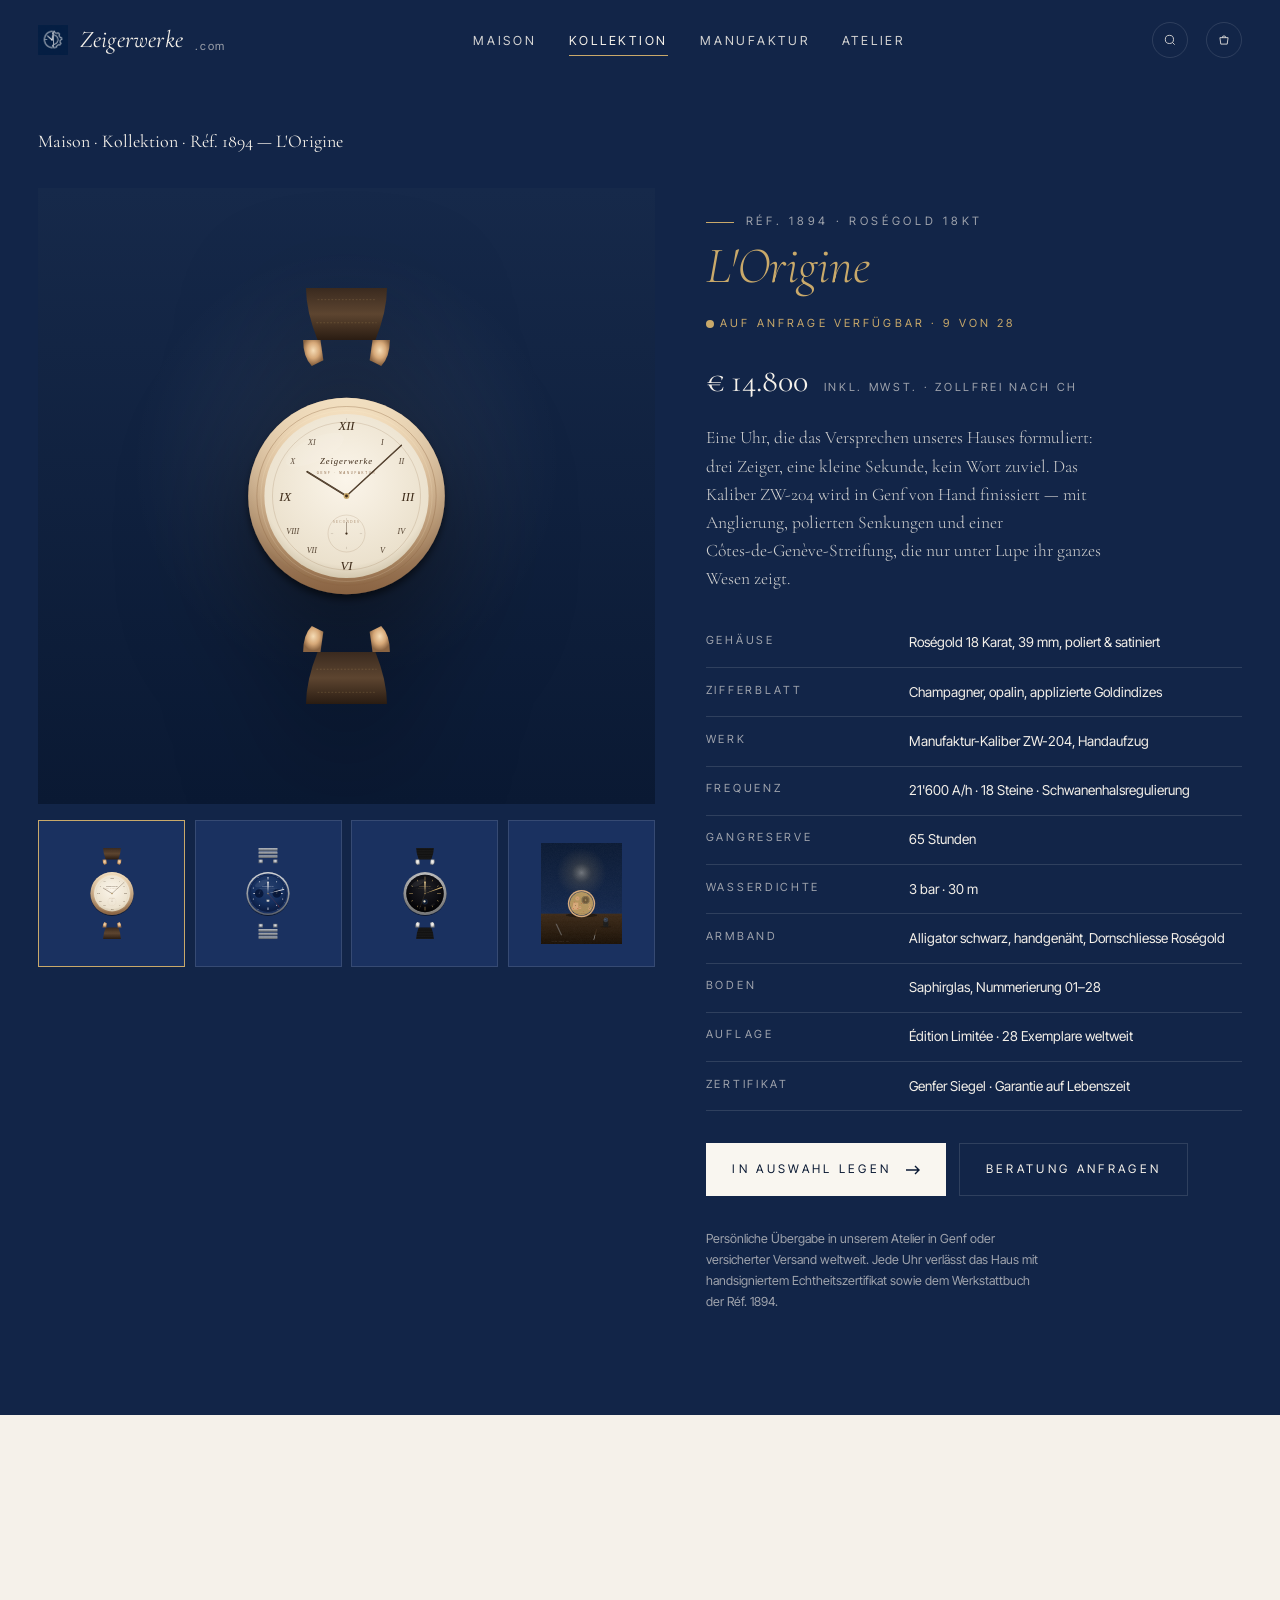
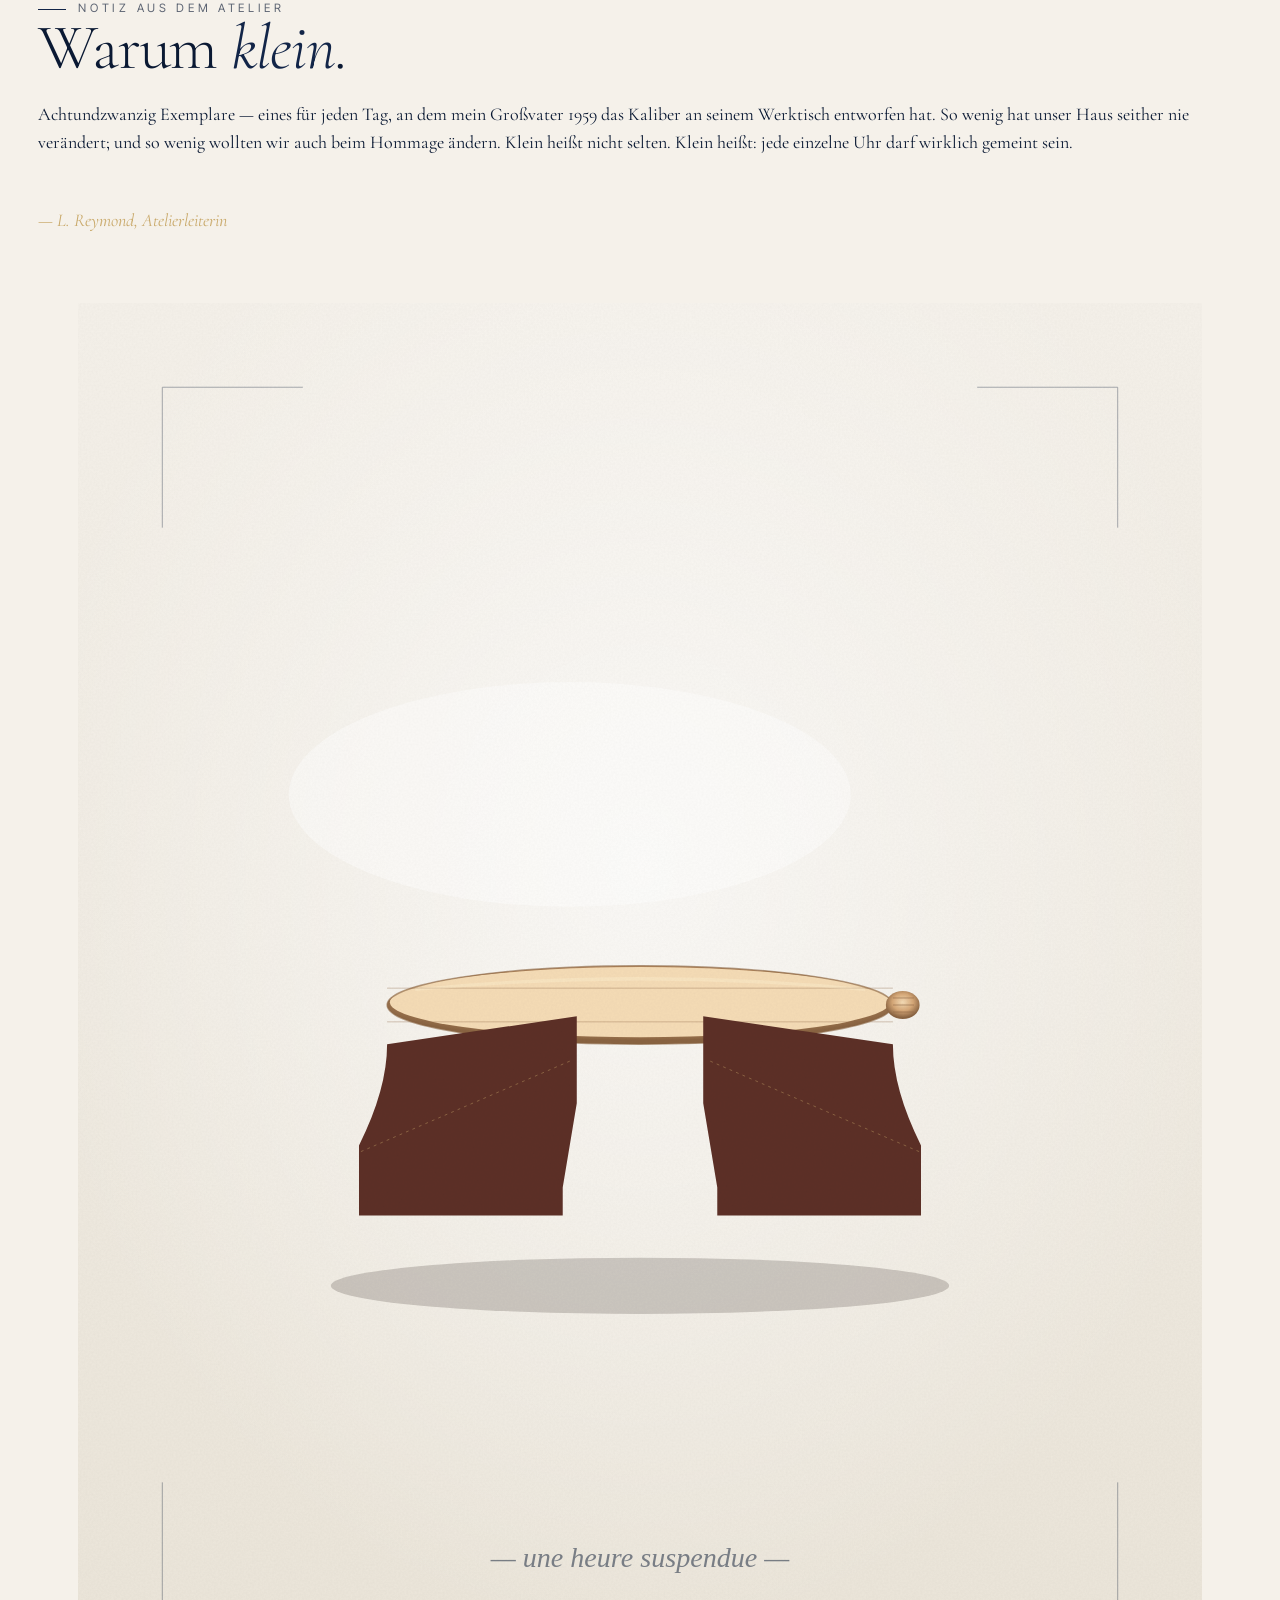
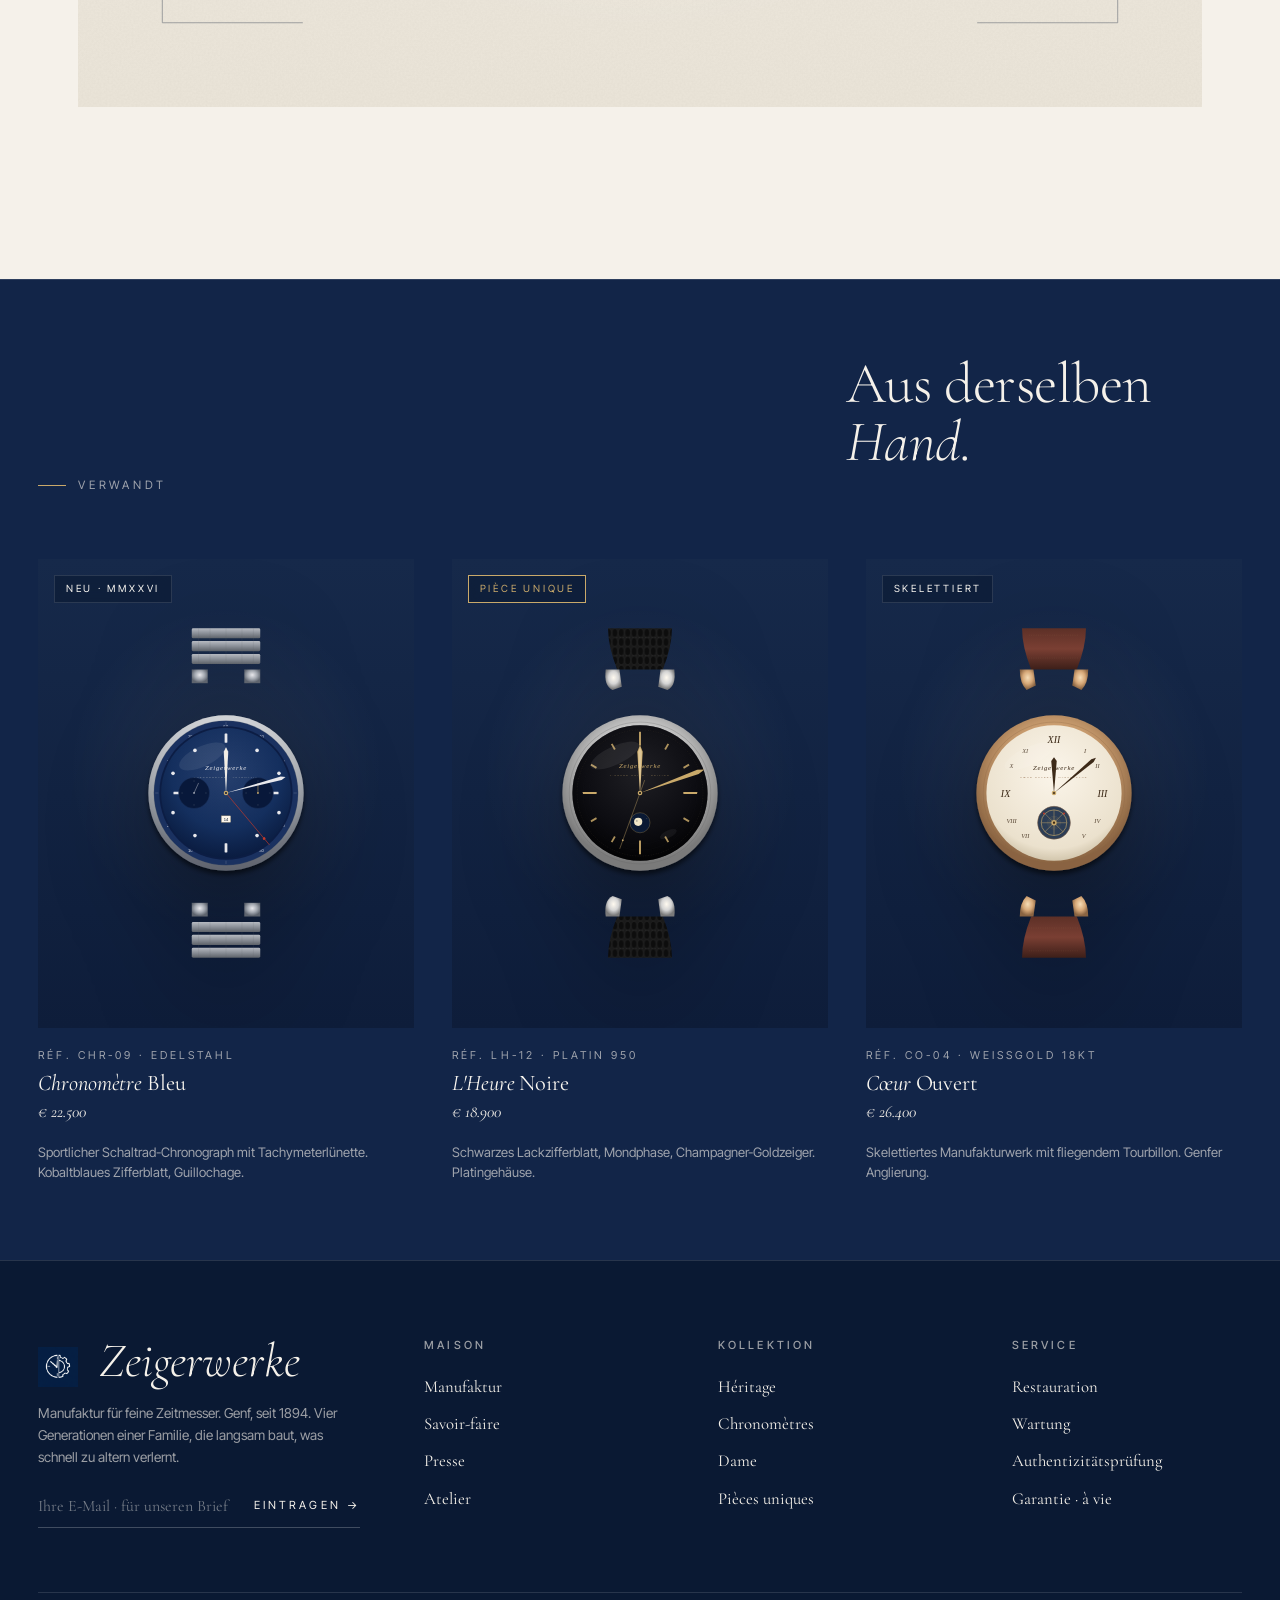
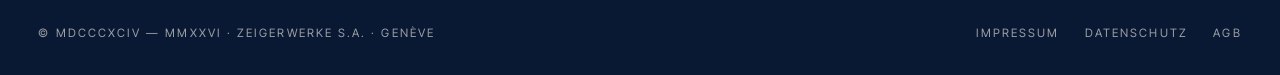
<file: uhr.html>
<!DOCTYPE html>
<html lang="de">
<head>
<meta charset="UTF-8">
<meta name="viewport" content="width=device-width,initial-scale=1.0">
<title>Réf. 1894 — L'Origine · Zeigerwerke</title>
<meta name="description" content="Réf. 1894 L'Origine — Roségold 18 Karat, Édition Limitée auf 28 Exemplare. Manuelles Manufakturwerk ZW-204. 65 Stunden Gangreserve.">
<link rel="icon" type="image/png" href="assets/logo-icon.png">
<link rel="stylesheet" href="css/styles.css">
</head>
<body>

<!-- ===== HEADER ===== -->
<header class="site-header">
  <a href="index.html" class="brand" aria-label="Zeigerwerke">
    <img src="assets/logo-icon.png" alt="">
    <span>Zeigerwerke</span><span class="dot">.com</span>
  </a>

  <nav class="nav" aria-label="Hauptnavigation">
    <a href="index.html">Maison</a>
    <a href="kollektion.html" class="is-active">Kollektion</a>
    <a href="manufaktur.html">Manufaktur</a>
    <a href="kontakt.html">Atelier</a>
  </nav>

  <div class="nav-actions">
    <button class="icon-btn" aria-label="Suchen">
      <svg viewBox="0 0 24 24"><circle cx="11" cy="11" r="7"/><line x1="20" y1="20" x2="16.5" y2="16.5"/></svg>
    </button>
    <button class="icon-btn" data-cart-open aria-label="Auswahl">
      <svg viewBox="0 0 24 24"><path d="M5 8h14l-1.5 11h-11z"/><path d="M9 8a3 3 0 0 1 6 0"/></svg>
    </button>
    <span class="cart-count" data-cart-count style="display:none">0</span>
    <button class="menu-toggle" aria-label="Menü">
      <span></span><span></span><span></span>
    </button>
  </div>
</header>

<!-- ===== PRODUCT DETAIL ===== -->
<section class="product-detail">
  <div class="wrap">

    <nav class="crumbs reveal" style="margin-bottom:2rem">
      <a href="index.html">Maison</a> <span>·</span>
      <a href="kollektion.html">Kollektion</a> <span>·</span>
      <span>Réf. 1894 — L'Origine</span>
    </nav>

    <div class="detail-grid">

      <!-- Gallery -->
      <div class="detail-gallery reveal">
        <div class="detail-main">
          <img src="assets/watch-1.svg" alt="L'Origine" data-main-image>
        </div>
        <div class="thumbs">
          <div class="thumb is-active" data-thumb="assets/watch-1.svg">
            <img src="assets/watch-1.svg" alt="">
          </div>
          <div class="thumb" data-thumb="assets/watch-2.svg">
            <img src="assets/watch-2.svg" alt="">
          </div>
          <div class="thumb" data-thumb="assets/watch-3.svg">
            <img src="assets/watch-3.svg" alt="">
          </div>
          <div class="thumb" data-thumb="assets/heritage-scene.svg">
            <img src="assets/heritage-scene.svg" alt="">
          </div>
        </div>
      </div>

      <!-- Info -->
      <div class="detail-info reveal" style="--delay:160ms">
        <span class="eyebrow">Réf. 1894 · Roségold 18kt</span>
        <h1><em>L'Origine</em></h1>

        <div class="stock"><span class="dot"></span> Auf Anfrage verfügbar · 9 von 28</div>

        <div class="price-row">
          <span class="price-large">€ 14.800</span>
          <span style="font-family:var(--font-ui);font-size:0.7rem;letter-spacing:0.24em;text-transform:uppercase;color:var(--text-muted)">inkl. MwSt. · zollfrei nach CH</span>
        </div>

        <p class="desc">
          Eine Uhr, die das Versprechen unseres Hauses formuliert: drei Zeiger, eine kleine Sekunde, kein Wort zuviel. Das Kaliber ZW-204 wird in Genf von Hand finissiert — mit Anglierung, polierten Senkungen und einer Côtes‑de‑Genève‑Streifung, die nur unter Lupe ihr ganzes Wesen zeigt.
        </p>

        <table class="spec-table">
          <tr><th>Gehäuse</th><td>Roségold 18 Karat, 39 mm, poliert &amp; satiniert</td></tr>
          <tr><th>Zifferblatt</th><td>Champagner, opalin, applizierte Goldindizes</td></tr>
          <tr><th>Werk</th><td>Manufaktur-Kaliber ZW-204, Handaufzug</td></tr>
          <tr><th>Frequenz</th><td>21'600 A/h · 18 Steine · Schwanenhalsregulierung</td></tr>
          <tr><th>Gangreserve</th><td>65 Stunden</td></tr>
          <tr><th>Wasserdichte</th><td>3 bar · 30 m</td></tr>
          <tr><th>Armband</th><td>Alligator schwarz, handgenäht, Dornschliesse Roségold</td></tr>
          <tr><th>Boden</th><td>Saphirglas, Nummerierung 01–28</td></tr>
          <tr><th>Auflage</th><td>Édition Limitée · 28 Exemplare weltweit</td></tr>
          <tr><th>Zertifikat</th><td>Genfer Siegel · Garantie auf Lebenszeit</td></tr>
        </table>

        <div class="cta-row">
          <button class="btn btn--solid" data-add-to-cart
            data-ref="ZW-1894"
            data-name="Réf. 1894 — L'Origine"
            data-price="14800"
            data-image="assets/watch-1.svg">
            In Auswahl legen
            <svg class="arrow" viewBox="0 0 14 10" fill="none" stroke="currentColor" stroke-width="1.4"><path d="M0 5h13M9 1l4 4-4 4"/></svg>
          </button>
          <a href="kontakt.html" class="btn btn--ghost">
            Beratung anfragen
          </a>
        </div>

        <p style="font-family:var(--font-ui);font-size:0.78rem;line-height:1.7;color:var(--text-muted);margin-top:2rem;max-width:48ch;">
          Persönliche Übergabe in unserem Atelier in Genf oder versicherter Versand weltweit. Jede Uhr verlässt das Haus mit handsigniertem Echtheitszertifikat sowie dem Werkstattbuch der Réf. 1894.
        </p>
      </div>
    </div>

  </div>
</section>

<!-- ===== EDITORIAL NOTE ===== -->
<section class="section editorial">
  <div class="wrap">
    <div class="editorial-grid">
      <div class="editorial-text reveal">
        <span class="eyebrow">Notiz aus dem Atelier</span>
        <h2 class="section-title">Warum <em>klein</em>.</h2>
        <p>
          Achtundzwanzig Exemplare — eines für jeden Tag, an dem mein Großvater 1959 das Kaliber an seinem Werktisch entworfen hat. So wenig hat unser Haus seither nie verändert; und so wenig wollten wir auch beim Hommage ändern. Klein heißt nicht selten. Klein heißt: jede einzelne Uhr darf wirklich gemeint sein.
        </p>
        <p style="font-family:var(--font-display);font-style:italic;color:var(--gold);margin-top:2rem;">
          — L. Reymond, Atelierleiterin
        </p>
      </div>
      <figure class="editorial-figure reveal" style="--delay:200ms">
        <img src="assets/editorial-scene.svg" alt="Werkstattnotiz">
      </figure>
    </div>
  </div>
</section>

<!-- ===== RELATED ===== -->
<section class="section section--tight" style="border-top:1px solid var(--line);">
  <div class="wrap">
    <div class="section-head reveal">
      <span class="eyebrow">Verwandt</span>
      <h2 class="section-title">Aus derselben <em>Hand.</em></h2>
    </div>

    <div class="products-grid products-grid--three">

      <a href="uhr.html" class="product-card reveal" data-product
         data-ref="ZW-CHR-09"
         data-name="Chronomètre Bleu"
         data-price="22500"
         data-image="assets/watch-2.svg">
        <div class="media">
          <span class="corner-tag">Neu · MMXXVI</span>
          <img src="assets/watch-2.svg" alt="Chronomètre Bleu">
          <div class="quick-view">
            <span>Détails ansehen</span>
            <span>→</span>
          </div>
        </div>
        <div class="ref">Réf. CHR-09 · Edelstahl</div>
        <h3 class="name"><em>Chronomètre</em> Bleu</h3>
        <p class="price">€ 22.500</p>
        <p class="desc">Sportlicher Schaltrad-Chronograph mit Tachymeterlünette. Kobaltblaues Zifferblatt, Guillochage.</p>
      </a>

      <a href="uhr.html" class="product-card reveal" style="--delay:120ms" data-product
         data-ref="ZW-LH-12"
         data-name="L'Heure Noire"
         data-price="18900"
         data-image="assets/watch-3.svg">
        <div class="media">
          <span class="corner-tag gold">Pièce Unique</span>
          <img src="assets/watch-3.svg" alt="L'Heure Noire">
          <div class="quick-view">
            <span>Détails ansehen</span>
            <span>→</span>
          </div>
        </div>
        <div class="ref">Réf. LH-12 · Platin 950</div>
        <h3 class="name"><em>L'Heure</em> Noire</h3>
        <p class="price">€ 18.900</p>
        <p class="desc">Schwarzes Lackzifferblatt, Mondphase, Champagner-Goldzeiger. Platingehäuse.</p>
      </a>

      <a href="uhr.html" class="product-card reveal" style="--delay:240ms" data-product
         data-ref="ZW-CO-04"
         data-name="Cœur Ouvert"
         data-price="26400"
         data-image="assets/watch-4.svg">
        <div class="media">
          <span class="corner-tag">Skelettiert</span>
          <img src="assets/watch-4.svg" alt="Cœur Ouvert">
          <div class="quick-view">
            <span>Détails ansehen</span>
            <span>→</span>
          </div>
        </div>
        <div class="ref">Réf. CO-04 · Weissgold 18kt</div>
        <h3 class="name"><em>Cœur</em> Ouvert</h3>
        <p class="price">€ 26.400</p>
        <p class="desc">Skelettiertes Manufakturwerk mit fliegendem Tourbillon. Genfer Anglierung.</p>
      </a>

    </div>
  </div>
</section>

<!-- ===== FOOTER ===== -->
<footer class="site-footer">
  <div class="wrap">
    <div class="footer-top">
      <div>
        <div class="footer-brand">
          <img src="assets/logo-icon.png" class="signet" alt="">
          <em>Zeigerwerke</em>
        </div>
        <p class="footer-tag">Manufaktur für feine Zeitmesser. Genf, seit 1894. Vier Generationen einer Familie, die langsam baut, was schnell zu altern verlernt.</p>

        <form class="newsletter-form">
          <input type="email" placeholder="Ihre E-Mail · für unseren Brief" required>
          <button type="submit">Eintragen →</button>
        </form>
      </div>

      <div class="footer-col">
        <h4>Maison</h4>
        <ul>
          <li><a href="manufaktur.html">Manufaktur</a></li>
          <li><a href="manufaktur.html#savoir">Savoir-faire</a></li>
          <li><a href="manufaktur.html#presse">Presse</a></li>
          <li><a href="kontakt.html">Atelier</a></li>
        </ul>
      </div>

      <div class="footer-col">
        <h4>Kollektion</h4>
        <ul>
          <li><a href="kollektion.html?f=heritage">Héritage</a></li>
          <li><a href="kollektion.html?f=chrono">Chronomètres</a></li>
          <li><a href="kollektion.html?f=dame">Dame</a></li>
          <li><a href="kollektion.html?f=unique">Pièces uniques</a></li>
        </ul>
      </div>

      <div class="footer-col">
        <h4>Service</h4>
        <ul>
          <li><a href="#">Restauration</a></li>
          <li><a href="#">Wartung</a></li>
          <li><a href="#">Authentizitätsprüfung</a></li>
          <li><a href="#">Garantie · à vie</a></li>
        </ul>
      </div>
    </div>

    <div class="footer-base">
      <span>© MDCCCXCIV — MMXXVI · Zeigerwerke S.A. · Genève</span>
      <ul>
        <li><a href="#">Impressum</a></li>
        <li><a href="#">Datenschutz</a></li>
        <li><a href="#">AGB</a></li>
      </ul>
    </div>
  </div>
</footer>

<!-- ===== CART DRAWER ===== -->
<div class="cart-overlay" data-cart-close></div>
<aside class="cart-drawer" aria-hidden="true">
  <div class="cart-head">
    <h3>Ihre Auswahl</h3>
    <button class="cart-close" data-cart-close aria-label="Schließen">
      <svg width="14" height="14" viewBox="0 0 14 14" stroke="currentColor" stroke-width="1.2" fill="none"><path d="M1 1l12 12M13 1L1 13"/></svg>
    </button>
  </div>
  <div class="cart-body"></div>
  <div class="cart-foot">
    <div class="cart-total">
      <span class="label">Summe</span>
      <span class="amt" data-cart-total>€ 0</span>
    </div>
    <button class="btn btn--solid">
      Zur Kasse
      <svg class="arrow" viewBox="0 0 14 10" fill="none" stroke="currentColor" stroke-width="1.4"><path d="M0 5h13M9 1l4 4-4 4"/></svg>
    </button>
    <p class="cart-note">Versand kostenfrei · Versichert · Genf</p>
  </div>
</aside>

<script src="js/main.js"></script>
</body>
</html>
</file>
<file: css/styles.css>
/* ==========================================================================
   ZEIGERWERKE — Manufaktur für feine Zeitmesser
   Editorial luxury design system
   ========================================================================== */

/* Fonts: Cormorant Garamond (display serif), Cormorant (refined serif), 
   Inter Tight (utility sans for small UI), and Italiana for delicate accents */
@import url('https://fonts.googleapis.com/css2?family=Cormorant+Garamond:ital,wght@0,300;0,400;0,500;0,600;0,700;1,300;1,400;1,500&family=Italiana&family=Inter+Tight:wght@300;400;500;600&display=swap');

/* ==========================================================================
   1. Tokens
   ========================================================================== */
:root {
  /* Palette — deep marine blue & warm whites */
  --ink: #0a1933;            /* deepest navy, near-black blue */
  --ink-2: #122548;          /* primary navy (matches logo bg) */
  --ink-3: #1a3160;          /* lifted navy for cards */
  --ink-4: #2a4170;          /* hovered/elevated */
  --line: rgba(255, 255, 255, 0.12);
  --line-strong: rgba(255, 255, 255, 0.22);

  --paper: #f5f1ea;          /* warm ivory paper */
  --paper-2: #ebe5d9;        /* deeper paper */
  --paper-3: #d9d2c2;        /* paper line */

  --bone: #f9f6f0;           /* almost white */
  --gold: #c9a96a;           /* champagne gold accent (used very sparingly) */
  --gold-soft: #d9bf8a;
  --rose: #b8896c;           /* warm copper */

  --text: #f5f1ea;
  --text-muted: rgba(245, 241, 234, 0.62);
  --text-dim: rgba(245, 241, 234, 0.45);

  --text-on-paper: #0a1933;
  --text-on-paper-muted: rgba(10, 25, 51, 0.65);

  /* Type */
  --font-display: 'Cormorant Garamond', 'Times New Roman', serif;
  --font-italic: 'Italiana', 'Cormorant Garamond', serif;
  --font-ui: 'Inter Tight', system-ui, -apple-system, sans-serif;

  /* Spacing & rhythm */
  --gutter: clamp(1.25rem, 3vw, 2.5rem);
  --section-y: clamp(5rem, 12vw, 11rem);

  /* Radii (sparing) */
  --r-sm: 2px;
  --r-md: 4px;

  /* Motion */
  --ease: cubic-bezier(0.65, 0.05, 0.36, 1);
  --ease-out: cubic-bezier(0.2, 0.6, 0.2, 1);
}

/* ==========================================================================
   2. Reset & base
   ========================================================================== */
*, *::before, *::after { box-sizing: border-box; }

html {
  scroll-behavior: smooth;
  -webkit-font-smoothing: antialiased;
  -moz-osx-font-smoothing: grayscale;
}

body {
  margin: 0;
  background: var(--ink-2);
  color: var(--text);
  font-family: var(--font-display);
  font-size: clamp(1rem, 1.05vw + 0.6rem, 1.125rem);
  line-height: 1.55;
  font-weight: 400;
  overflow-x: hidden;
  font-feature-settings: "liga", "kern", "onum";
}

/* Subtle paper grain overlay across the whole site */
body::before {
  content: "";
  position: fixed;
  inset: 0;
  pointer-events: none;
  z-index: 1;
  background-image: url("data:image/svg+xml;utf8,<svg xmlns='http://www.w3.org/2000/svg' width='200' height='200'><filter id='n'><feTurbulence type='fractalNoise' baseFrequency='0.9' numOctaves='2' stitchTiles='stitch'/><feColorMatrix values='0 0 0 0 1  0 0 0 0 1  0 0 0 0 1  0 0 0 0.06 0'/></filter><rect width='200' height='200' filter='url(%23n)'/></svg>");
  opacity: 0.5;
  mix-blend-mode: overlay;
}

img { max-width: 100%; display: block; }

a {
  color: inherit;
  text-decoration: none;
  transition: color 0.3s var(--ease);
}

button {
  font: inherit;
  color: inherit;
  background: none;
  border: 0;
  padding: 0;
  cursor: pointer;
}

::selection { background: var(--gold); color: var(--ink); }

/* ==========================================================================
   3. Type scale
   ========================================================================== */
.eyebrow {
  font-family: var(--font-ui);
  font-size: 0.72rem;
  font-weight: 400;
  letter-spacing: 0.32em;
  text-transform: uppercase;
  color: var(--text-muted);
  display: inline-flex;
  align-items: center;
  gap: 0.75rem;
}
.eyebrow::before {
  content: "";
  width: 28px;
  height: 1px;
  background: var(--gold);
  display: inline-block;
}

.display {
  font-family: var(--font-display);
  font-weight: 300;
  font-size: clamp(2.5rem, 7vw, 6.25rem);
  line-height: 0.95;
  letter-spacing: -0.015em;
  margin: 0;
}
.display em {
  font-style: italic;
  font-weight: 300;
  color: var(--gold);
}

h2.section-title {
  font-family: var(--font-display);
  font-weight: 300;
  font-size: clamp(2rem, 4.5vw, 3.75rem);
  line-height: 1;
  letter-spacing: -0.01em;
  margin: 0 0 0.4em;
}
h2.section-title em {
  font-style: italic;
  font-weight: 300;
}

h3 {
  font-family: var(--font-display);
  font-weight: 400;
  font-size: clamp(1.25rem, 1.8vw, 1.6rem);
  line-height: 1.2;
  letter-spacing: -0.005em;
  margin: 0 0 0.5em;
}

p { margin: 0 0 1em; }
p.lede {
  font-size: clamp(1.1rem, 1.5vw, 1.35rem);
  line-height: 1.5;
  color: var(--text);
  max-width: 56ch;
  font-weight: 300;
}

.meta {
  font-family: var(--font-ui);
  font-size: 0.78rem;
  font-weight: 400;
  letter-spacing: 0.18em;
  text-transform: uppercase;
  color: var(--text-muted);
}

/* ==========================================================================
   4. Layout primitives
   ========================================================================== */
.wrap {
  width: 100%;
  max-width: 1480px;
  margin: 0 auto;
  padding-inline: var(--gutter);
}
.wrap-narrow {
  width: 100%;
  max-width: 980px;
  margin: 0 auto;
  padding-inline: var(--gutter);
}

section { position: relative; z-index: 2; }

/* hairline divider */
.hairline {
  height: 1px;
  background: var(--line);
  border: 0;
  margin: 0;
}

/* ==========================================================================
   5. Header / Navigation
   ========================================================================== */
.site-header {
  position: fixed;
  top: 0; left: 0; right: 0;
  z-index: 100;
  padding: 1.4rem var(--gutter);
  display: flex;
  align-items: center;
  justify-content: space-between;
  transition: background 0.4s var(--ease), padding 0.4s var(--ease), border-color 0.4s var(--ease);
  border-bottom: 1px solid transparent;
}
.site-header.is-scrolled {
  background: rgba(10, 25, 51, 0.78);
  backdrop-filter: saturate(140%) blur(14px);
  -webkit-backdrop-filter: saturate(140%) blur(14px);
  padding: 1rem var(--gutter);
  border-bottom-color: var(--line);
}

.brand {
  display: inline-flex;
  align-items: center;
  gap: 0.7rem;
  font-family: var(--font-display);
  font-style: italic;
  font-weight: 400;
  font-size: 1.5rem;
  letter-spacing: 0.01em;
  line-height: 1;
}
.brand img {
  width: 30px;
  height: 30px;
  object-fit: contain;
  flex-shrink: 0;
}
.brand .dot {
  font-style: normal;
  font-family: var(--font-ui);
  font-size: 0.7rem;
  letter-spacing: 0.15em;
  color: var(--text-muted);
  margin-left: 0.05rem;
  align-self: end;
  padding-bottom: 0.18rem;
}

.nav {
  display: flex;
  align-items: center;
  gap: clamp(1rem, 2.5vw, 2.4rem);
  font-family: var(--font-ui);
  font-size: 0.78rem;
  font-weight: 400;
  letter-spacing: 0.22em;
  text-transform: uppercase;
}
.nav a {
  position: relative;
  padding: 0.4rem 0;
  color: var(--text);
  opacity: 0.85;
}
.nav a::after {
  content: "";
  position: absolute;
  left: 0; bottom: 0;
  height: 1px;
  width: 0;
  background: var(--gold);
  transition: width 0.4s var(--ease);
}
.nav a:hover { opacity: 1; }
.nav a:hover::after,
.nav a.is-active::after { width: 100%; }
.nav a.is-active { opacity: 1; }

.nav-actions {
  display: inline-flex;
  align-items: center;
  gap: 1.1rem;
  font-family: var(--font-ui);
  font-size: 0.78rem;
  letter-spacing: 0.18em;
  text-transform: uppercase;
}
.nav-actions .icon-btn {
  width: 36px; height: 36px;
  display: inline-grid;
  place-items: center;
  border: 1px solid var(--line);
  border-radius: 50%;
  transition: border-color 0.3s var(--ease), background 0.3s var(--ease);
}
.nav-actions .icon-btn:hover { border-color: var(--gold); background: rgba(201, 169, 106, 0.08); }
.nav-actions .icon-btn svg { width: 14px; height: 14px; stroke: currentColor; fill: none; stroke-width: 1.4; }

.cart-count {
  font-family: var(--font-ui);
  font-size: 0.65rem;
  font-weight: 500;
  background: var(--gold);
  color: var(--ink);
  border-radius: 999px;
  padding: 0.05em 0.5em;
  margin-left: 0.4rem;
  letter-spacing: 0;
}

/* mobile menu trigger */
.menu-toggle {
  display: none;
  width: 36px; height: 36px;
  align-items: center;
  justify-content: center;
  flex-direction: column;
  gap: 5px;
}
.menu-toggle span {
  display: block;
  width: 22px; height: 1px;
  background: var(--text);
  transition: transform 0.4s var(--ease), opacity 0.3s var(--ease);
}
.menu-toggle.is-open span:nth-child(1) { transform: translateY(3px) rotate(45deg); }
.menu-toggle.is-open span:nth-child(2) { opacity: 0; }
.menu-toggle.is-open span:nth-child(3) { transform: translateY(-3px) rotate(-45deg); }

@media (max-width: 960px) {
  .menu-toggle { display: inline-flex; }
  .nav {
    position: fixed;
    inset: 72px 0 0 0;
    background: var(--ink);
    flex-direction: column;
    justify-content: flex-start;
    align-items: flex-start;
    padding: 3rem var(--gutter);
    gap: 1.6rem;
    font-size: 1rem;
    letter-spacing: 0.2em;
    transform: translateY(-100%);
    transition: transform 0.5s var(--ease);
    border-top: 1px solid var(--line);
  }
  .nav.is-open { transform: translateY(0); }
}

/* ==========================================================================
   6. Hero
   ========================================================================== */
.hero {
  position: relative;
  min-height: 100svh;
  width: 100%;
  display: flex;
  align-items: flex-end;
  overflow: hidden;
  padding: 0 0 clamp(3rem, 6vw, 5rem);
  background: var(--ink);
}

.hero-media {
  position: absolute;
  inset: 0;
  overflow: hidden;
}
.hero-media video,
.hero-media img.fallback {
  width: 100%;
  height: 100%;
  object-fit: cover;
  filter: brightness(0.55) saturate(0.85);
}

.hero-media::after {
  content: "";
  position: absolute;
  inset: 0;
  background:
    linear-gradient(180deg, rgba(10,25,51,0.4) 0%, rgba(10,25,51,0) 25%, rgba(10,25,51,0) 60%, rgba(10,25,51,0.85) 100%),
    radial-gradient(120% 80% at 50% 100%, rgba(10,25,51,0.7), rgba(10,25,51,0) 60%);
  pointer-events: none;
}

.hero-content {
  position: relative;
  z-index: 2;
  width: 100%;
  display: grid;
  grid-template-columns: 1fr;
  gap: 3rem;
  align-items: end;
}
@media (min-width: 900px) {
  .hero-content {
    grid-template-columns: 1.1fr 1fr;
    align-items: end;
  }
}

.hero-headline { max-width: 14ch; }
.hero-headline .display { color: var(--bone); }

.hero-meta {
  display: flex;
  flex-direction: column;
  gap: 1.4rem;
  align-items: flex-start;
  max-width: 44ch;
  padding-bottom: 0.5rem;
}
.hero-meta p {
  color: rgba(245, 241, 234, 0.85);
  font-size: clamp(1rem, 1.2vw, 1.15rem);
  line-height: 1.6;
  font-weight: 300;
  margin: 0;
}

/* small spinning marker — draws subtle attention */
.scroll-cue {
  position: absolute;
  bottom: 1.5rem;
  left: 50%;
  transform: translateX(-50%);
  font-family: var(--font-ui);
  font-size: 0.65rem;
  letter-spacing: 0.32em;
  text-transform: uppercase;
  color: var(--text-muted);
  display: flex;
  flex-direction: column;
  align-items: center;
  gap: 0.6rem;
  z-index: 3;
}
.scroll-cue .line {
  width: 1px;
  height: 48px;
  background: linear-gradient(180deg, transparent, var(--text-muted), transparent);
  animation: scrollLine 2.4s ease-in-out infinite;
}
@keyframes scrollLine {
  0%, 100% { transform: scaleY(1); opacity: 0.5; transform-origin: top; }
  50% { transform: scaleY(0.4); opacity: 1; transform-origin: top; }
}

/* hero side ticker — index of collections (luxury magazine feel) */
.hero-ticker {
  position: absolute;
  top: 0; bottom: 0;
  right: var(--gutter);
  width: 1px;
  background: var(--line);
  display: none;
}
@media (min-width: 1100px) {
  .hero-ticker { display: block; }
}
.hero-ticker::before, .hero-ticker::after {
  content: "";
  position: absolute;
  left: -3px;
  width: 7px; height: 7px;
  border-radius: 50%;
  background: var(--gold);
}
.hero-ticker::before { top: 25%; }
.hero-ticker::after { top: 65%; opacity: 0.4; }

/* time/date capsule top-left under header */
.hero-stamp {
  position: absolute;
  top: 6rem;
  left: var(--gutter);
  z-index: 3;
  display: flex;
  flex-direction: column;
  gap: 0.4rem;
  font-family: var(--font-ui);
  font-size: 0.7rem;
  letter-spacing: 0.28em;
  text-transform: uppercase;
  color: var(--text-muted);
}
.hero-stamp strong {
  display: block;
  font-family: var(--font-display);
  font-style: italic;
  font-weight: 400;
  font-size: 1.5rem;
  letter-spacing: 0;
  text-transform: none;
  color: var(--bone);
}

/* ==========================================================================
   7. Buttons
   ========================================================================== */
.btn {
  display: inline-flex;
  align-items: center;
  gap: 0.9rem;
  padding: 1rem 1.6rem;
  font-family: var(--font-ui);
  font-size: 0.74rem;
  font-weight: 400;
  letter-spacing: 0.28em;
  text-transform: uppercase;
  color: var(--text);
  border: 1px solid var(--line-strong);
  background: transparent;
  cursor: pointer;
  transition: all 0.4s var(--ease);
  position: relative;
  overflow: hidden;
}
.btn::before {
  content: "";
  position: absolute;
  inset: 0;
  background: var(--gold);
  transform: translateY(101%);
  transition: transform 0.5s var(--ease);
  z-index: -1;
}
.btn:hover {
  color: var(--ink);
  border-color: var(--gold);
}
.btn:hover::before { transform: translateY(0); }
.btn .arrow {
  width: 14px; height: 10px;
  transition: transform 0.4s var(--ease);
}
.btn:hover .arrow { transform: translateX(4px); }

.btn--solid {
  background: var(--bone);
  color: var(--ink);
  border-color: var(--bone);
}
.btn--solid::before { background: var(--gold); }
.btn--solid:hover { color: var(--ink); border-color: var(--gold); }

.btn--ghost { border-color: var(--line); }

/* simple inline link */
.link-line {
  font-family: var(--font-ui);
  font-size: 0.78rem;
  letter-spacing: 0.24em;
  text-transform: uppercase;
  color: var(--text);
  position: relative;
  padding-bottom: 0.4rem;
  display: inline-block;
}
.link-line::after {
  content: "";
  position: absolute;
  inset: auto 0 0 0;
  height: 1px;
  background: var(--gold);
  transform-origin: left;
  transition: transform 0.4s var(--ease);
}
.link-line:hover::after { transform: scaleX(0.6); }

/* ==========================================================================
   8. Reveal animations
   ========================================================================== */
.reveal {
  opacity: 0;
  transform: translateY(28px);
  transition: opacity 1s var(--ease-out), transform 1s var(--ease-out);
  transition-delay: var(--delay, 0ms);
}
.reveal.is-visible {
  opacity: 1;
  transform: none;
}

/* word-by-word reveal for big headlines */
.split-reveal .word {
  display: inline-block;
  overflow: hidden;
  vertical-align: top;
  padding-bottom: 0.05em;
}
.split-reveal .word > span {
  display: inline-block;
  transform: translateY(110%);
  transition: transform 0.9s var(--ease-out);
  transition-delay: calc(var(--i, 0) * 70ms);
}
.split-reveal.is-visible .word > span {
  transform: translateY(0);
}

/* ==========================================================================
   9. Sections — generic
   ========================================================================== */
.section {
  padding: var(--section-y) 0;
}

.section-head {
  display: grid;
  gap: 1rem;
  grid-template-columns: 1fr;
  margin-bottom: clamp(2.5rem, 5vw, 4.5rem);
  align-items: end;
}
@media (min-width: 900px) {
  .section-head {
    grid-template-columns: 2fr 1fr;
  }
}
.section-head .section-meta {
  text-align: left;
}
@media (min-width: 900px) {
  .section-head .section-meta { text-align: right; }
}

/* ==========================================================================
   10. Heritage — text + image
   ========================================================================== */
.heritage {
  background: var(--ink-2);
  position: relative;
  overflow: hidden;
}
.heritage::before {
  /* huge ghost numeral as background tone */
  content: "1894";
  position: absolute;
  font-family: var(--font-display);
  font-style: italic;
  font-weight: 300;
  font-size: clamp(20rem, 40vw, 40rem);
  line-height: 0.8;
  color: rgba(255,255,255,0.025);
  top: 50%;
  left: 50%;
  transform: translate(-50%, -50%);
  pointer-events: none;
  letter-spacing: -0.05em;
  white-space: nowrap;
}

.heritage-grid {
  display: grid;
  grid-template-columns: 1fr;
  gap: clamp(2.5rem, 6vw, 5rem);
  align-items: center;
  position: relative;
  z-index: 2;
}
@media (min-width: 900px) {
  .heritage-grid {
    grid-template-columns: 1fr 1.05fr;
  }
}

.heritage-text { max-width: 56ch; }
.heritage-text p + p { margin-top: 1.2em; }

.heritage-figure {
  position: relative;
  aspect-ratio: 3/4;
  overflow: hidden;
}
.heritage-figure img {
  width: 100%;
  height: 100%;
  object-fit: cover;
  filter: grayscale(0.15) brightness(0.95);
  transition: transform 1.6s var(--ease-out);
}
.heritage-figure:hover img { transform: scale(1.04); }
.heritage-figure figcaption {
  position: absolute;
  left: 1rem; bottom: 1rem;
  font-family: var(--font-ui);
  font-size: 0.65rem;
  letter-spacing: 0.28em;
  text-transform: uppercase;
  color: var(--bone);
  background: rgba(10,25,51,0.7);
  padding: 0.4rem 0.7rem;
  backdrop-filter: blur(6px);
}

/* signature mark below text */
.signature {
  font-family: var(--font-italic);
  font-size: 1.6rem;
  color: var(--text-muted);
  margin-top: 1.5rem;
  letter-spacing: 0.02em;
}

/* ==========================================================================
   11. Pillars / values strip
   ========================================================================== */
.pillars {
  border-top: 1px solid var(--line);
  border-bottom: 1px solid var(--line);
  background: var(--ink);
}
.pillars-grid {
  display: grid;
  grid-template-columns: repeat(auto-fit, minmax(220px, 1fr));
}
.pillar {
  padding: clamp(2.2rem, 4vw, 3.4rem) clamp(1.5rem, 3vw, 2.5rem);
  border-right: 1px solid var(--line);
  position: relative;
}
.pillar:last-child { border-right: 0; }
.pillar svg {
  width: 30px; height: 30px;
  stroke: var(--gold);
  fill: none;
  stroke-width: 1.2;
  margin-bottom: 1.4rem;
  opacity: 0.9;
}
.pillar h3 {
  font-size: 1.2rem;
  margin-bottom: 0.4rem;
}
.pillar p {
  font-family: var(--font-ui);
  font-size: 0.85rem;
  color: var(--text-muted);
  line-height: 1.65;
  margin: 0;
}

/* ==========================================================================
   12. Featured collection — product grid
   ========================================================================== */
.collection {
  background: var(--ink-2);
}

.products-grid {
  display: grid;
  grid-template-columns: repeat(auto-fit, minmax(280px, 1fr));
  gap: clamp(2rem, 3vw, 3rem) clamp(1.5rem, 3vw, 2.5rem);
}
.products-grid--three {
  grid-template-columns: repeat(auto-fit, minmax(300px, 1fr));
}

.product-card {
  position: relative;
  display: block;
  text-align: left;
  isolation: isolate;
}
.product-card .media {
  position: relative;
  aspect-ratio: 4/5;
  background: linear-gradient(180deg, #16294a 0%, #0e1d3a 100%);
  overflow: hidden;
  margin-bottom: 1.2rem;
  display: grid;
  place-items: center;
}
.product-card .media::before {
  /* faint radial spotlight */
  content: "";
  position: absolute;
  inset: 0;
  background: radial-gradient(60% 50% at 50% 45%, rgba(255,255,255,0.07), transparent 70%);
}
.product-card .media img {
  width: 78%;
  height: 78%;
  object-fit: contain;
  transition: transform 1.2s var(--ease-out);
  filter: drop-shadow(0 30px 50px rgba(0,0,0,0.45));
  position: relative;
  z-index: 1;
}
.product-card:hover .media img { transform: scale(1.06) rotate(-1.5deg); }

.product-card .corner-tag {
  position: absolute;
  top: 1rem; left: 1rem;
  z-index: 2;
  font-family: var(--font-ui);
  font-size: 0.62rem;
  letter-spacing: 0.28em;
  text-transform: uppercase;
  color: var(--bone);
  background: rgba(10,25,51,0.6);
  padding: 0.35rem 0.65rem;
  border: 1px solid var(--line);
  backdrop-filter: blur(8px);
}
.product-card .corner-tag.gold {
  border-color: var(--gold);
  color: var(--gold);
}

.product-card .ref {
  font-family: var(--font-ui);
  font-size: 0.68rem;
  letter-spacing: 0.28em;
  text-transform: uppercase;
  color: var(--text-muted);
  margin-bottom: 0.4rem;
}
.product-card .name {
  font-family: var(--font-display);
  font-weight: 400;
  font-size: 1.4rem;
  letter-spacing: -0.005em;
  line-height: 1.15;
  margin-bottom: 0.2rem;
  color: var(--bone);
}
.product-card .name em { font-style: italic; }
.product-card .price {
  font-family: var(--font-display);
  font-style: italic;
  font-size: 1.05rem;
  color: var(--text);
}
.product-card .desc {
  font-family: var(--font-ui);
  font-size: 0.82rem;
  color: var(--text-muted);
  line-height: 1.55;
  margin: 0.4rem 0 0;
}

/* hover overlay on media */
.product-card .media .quick-view {
  position: absolute;
  inset: auto 0 0 0;
  padding: 1rem;
  background: linear-gradient(180deg, transparent, rgba(10,25,51,0.75));
  font-family: var(--font-ui);
  font-size: 0.7rem;
  letter-spacing: 0.28em;
  text-transform: uppercase;
  color: var(--bone);
  opacity: 0;
  transform: translateY(10px);
  transition: opacity 0.4s var(--ease), transform 0.4s var(--ease);
  display: flex;
  align-items: center;
  justify-content: space-between;
  z-index: 2;
}
.product-card:hover .media .quick-view {
  opacity: 1; transform: translateY(0);
}

/* ==========================================================================
   13. Editorial / large feature
   ========================================================================== */
.editorial {
  background: var(--paper);
  color: var(--text-on-paper);
}
.editorial p { color: var(--text-on-paper); }
.editorial .eyebrow { color: var(--text-on-paper-muted); }
.editorial .eyebrow::before { background: var(--ink-2); }

.editorial-layout {
  display: grid;
  grid-template-columns: 1fr;
  gap: clamp(2rem, 5vw, 4rem);
}
@media (min-width: 1000px) {
  .editorial-layout {
    grid-template-columns: 1fr 1.2fr;
    align-items: stretch;
  }
}

.editorial-figure {
  position: relative;
  aspect-ratio: 4/5;
  overflow: hidden;
}
.editorial-figure img {
  width: 100%; height: 100%;
  object-fit: cover;
}

.editorial-text {
  display: flex;
  flex-direction: column;
  justify-content: center;
  padding: clamp(0rem, 3vw, 2rem) 0;
}
.editorial-text h2 {
  font-size: clamp(2.25rem, 5vw, 4.5rem);
  font-weight: 300;
  line-height: 0.95;
  letter-spacing: -0.02em;
  margin: 0 0 1.4rem;
}
.editorial-text h2 em {
  font-style: italic;
  color: var(--ink-2);
}

.pull-quote {
  font-family: var(--font-display);
  font-style: italic;
  font-weight: 300;
  font-size: clamp(1.5rem, 2.5vw, 2.1rem);
  line-height: 1.3;
  color: var(--text-on-paper);
  border-left: 1px solid var(--ink-2);
  padding-left: 1.4rem;
  margin: 2rem 0;
  max-width: 36ch;
}

/* ==========================================================================
   14. Marquee word strip
   ========================================================================== */
.marquee {
  overflow: hidden;
  border-top: 1px solid var(--line);
  border-bottom: 1px solid var(--line);
  background: var(--ink);
  padding: clamp(1.5rem, 3vw, 2rem) 0;
}
.marquee-track {
  display: flex;
  gap: 4rem;
  white-space: nowrap;
  animation: marquee 38s linear infinite;
  font-family: var(--font-display);
  font-style: italic;
  font-weight: 300;
  font-size: clamp(2rem, 4vw, 3.5rem);
  line-height: 1;
  color: var(--bone);
}
.marquee-track span { opacity: 0.85; display: inline-flex; align-items: center; gap: 4rem; }
.marquee-track span::after {
  content: "✦";
  font-size: 0.7em;
  color: var(--gold);
  font-style: normal;
}
@keyframes marquee {
  from { transform: translateX(0); }
  to { transform: translateX(-50%); }
}

/* ==========================================================================
   15. Atelier visit / appointment booking
   ========================================================================== */
.atelier {
  background: var(--ink-2);
  position: relative;
  overflow: hidden;
}
.atelier-grid {
  display: grid;
  grid-template-columns: 1fr;
  gap: clamp(2rem, 4vw, 4rem);
  align-items: center;
}
@media (min-width: 900px) {
  .atelier-grid { grid-template-columns: 1.2fr 1fr; }
}

.atelier-figure {
  position: relative;
  aspect-ratio: 5/4;
  overflow: hidden;
}
.atelier-figure img {
  width: 100%; height: 100%;
  object-fit: cover;
  filter: brightness(0.9);
}

.atelier-form {
  display: flex;
  flex-direction: column;
  gap: 1.2rem;
  max-width: 28rem;
}
.field { display: flex; flex-direction: column; gap: 0.4rem; }
.field label {
  font-family: var(--font-ui);
  font-size: 0.7rem;
  letter-spacing: 0.24em;
  text-transform: uppercase;
  color: var(--text-muted);
}
.field input,
.field select,
.field textarea {
  font-family: var(--font-display);
  font-weight: 400;
  font-size: 1.05rem;
  background: transparent;
  border: 0;
  border-bottom: 1px solid var(--line-strong);
  padding: 0.5rem 0;
  color: var(--text);
  width: 100%;
  transition: border-color 0.3s var(--ease);
}
.field textarea { resize: vertical; min-height: 80px; }
.field input:focus,
.field select:focus,
.field textarea:focus {
  outline: none;
  border-color: var(--gold);
}
.field-row {
  display: grid;
  grid-template-columns: 1fr 1fr;
  gap: 1.2rem;
}
@media (max-width: 600px) {
  .field-row { grid-template-columns: 1fr; }
}

/* ==========================================================================
   16. Footer
   ========================================================================== */
.site-footer {
  background: var(--ink);
  border-top: 1px solid var(--line);
  padding: clamp(3.5rem, 6vw, 6rem) 0 2rem;
  position: relative;
  z-index: 2;
}
.footer-top {
  display: grid;
  grid-template-columns: 1fr;
  gap: clamp(2.5rem, 5vw, 4rem);
  margin-bottom: clamp(2.5rem, 5vw, 4rem);
}
@media (min-width: 800px) {
  .footer-top { grid-template-columns: 1.4fr repeat(3, 1fr); }
}

.footer-brand {
  font-family: var(--font-display);
  font-weight: 300;
  font-size: clamp(2rem, 4vw, 3rem);
  font-style: italic;
  line-height: 1;
  margin: 0 0 1rem;
}
.footer-brand .signet {
  display: inline-block;
  width: 40px;
  vertical-align: middle;
  margin-right: 0.6rem;
}
.footer-tag {
  font-family: var(--font-ui);
  font-size: 0.85rem;
  color: var(--text-muted);
  max-width: 38ch;
  line-height: 1.6;
}

.footer-col h4 {
  font-family: var(--font-ui);
  font-weight: 500;
  font-size: 0.7rem;
  letter-spacing: 0.28em;
  text-transform: uppercase;
  color: var(--text-muted);
  margin: 0 0 1.2rem;
}
.footer-col ul {
  list-style: none;
  margin: 0; padding: 0;
  display: flex;
  flex-direction: column;
  gap: 0.7rem;
  font-family: var(--font-display);
  font-weight: 400;
  font-size: 1.05rem;
}
.footer-col a:hover { color: var(--gold); }

.newsletter-form {
  display: flex;
  align-items: center;
  border-bottom: 1px solid var(--line-strong);
  margin-top: 1rem;
}
.newsletter-form input {
  flex: 1;
  background: transparent;
  border: 0;
  padding: 0.7rem 0;
  font-family: var(--font-display);
  font-size: 1rem;
  color: var(--text);
}
.newsletter-form input:focus { outline: none; }
.newsletter-form input::placeholder { color: var(--text-dim); }
.newsletter-form button {
  font-family: var(--font-ui);
  font-size: 0.7rem;
  letter-spacing: 0.28em;
  text-transform: uppercase;
  color: var(--text);
  padding: 0.7rem 0;
  transition: color 0.3s var(--ease);
}
.newsletter-form button:hover { color: var(--gold); }

.footer-base {
  padding-top: 2rem;
  border-top: 1px solid var(--line);
  display: flex;
  flex-wrap: wrap;
  gap: 1.2rem;
  justify-content: space-between;
  align-items: center;
  font-family: var(--font-ui);
  font-size: 0.72rem;
  letter-spacing: 0.18em;
  text-transform: uppercase;
  color: var(--text-muted);
}
.footer-base ul {
  display: flex; gap: 1.6rem; list-style: none; margin: 0; padding: 0;
}

/* ==========================================================================
   17. Inner-page hero (sub-pages)
   ========================================================================== */
.page-hero {
  position: relative;
  padding: clamp(8rem, 14vw, 12rem) 0 clamp(3rem, 6vw, 5rem);
  background: var(--ink);
  border-bottom: 1px solid var(--line);
}
.page-hero h1 {
  font-family: var(--font-display);
  font-weight: 300;
  font-size: clamp(2.5rem, 6vw, 5rem);
  line-height: 1;
  letter-spacing: -0.015em;
  margin: 0.5rem 0 0;
}
.page-hero h1 em { font-style: italic; color: var(--gold); }
.page-hero .crumbs {
  font-family: var(--font-ui);
  font-size: 0.72rem;
  letter-spacing: 0.28em;
  text-transform: uppercase;
  color: var(--text-muted);
}
.page-hero .crumbs a:hover { color: var(--gold); }
.page-hero .lede { margin-top: 1.4rem; max-width: 60ch; }

/* ==========================================================================
   18. Shop / collection page filters
   ========================================================================== */
.filter-bar {
  display: flex;
  flex-wrap: wrap;
  align-items: center;
  justify-content: space-between;
  gap: 1.2rem;
  padding: 1.2rem 0;
  border-top: 1px solid var(--line);
  border-bottom: 1px solid var(--line);
  margin-bottom: clamp(2rem, 4vw, 3rem);
}
.chips {
  display: flex;
  flex-wrap: wrap;
  gap: 0.6rem;
}
.chip {
  font-family: var(--font-ui);
  font-size: 0.7rem;
  letter-spacing: 0.24em;
  text-transform: uppercase;
  padding: 0.55rem 1rem;
  border: 1px solid var(--line);
  color: var(--text-muted);
  cursor: pointer;
  transition: all 0.3s var(--ease);
  background: transparent;
}
.chip:hover { color: var(--text); border-color: var(--line-strong); }
.chip.is-active {
  background: var(--bone);
  border-color: var(--bone);
  color: var(--ink);
}
.sort-box {
  display: inline-flex;
  align-items: center;
  gap: 0.6rem;
  font-family: var(--font-ui);
  font-size: 0.72rem;
  letter-spacing: 0.24em;
  text-transform: uppercase;
  color: var(--text-muted);
}
.sort-box select {
  background: transparent;
  border: 0;
  color: var(--text);
  font-family: var(--font-ui);
  font-size: 0.72rem;
  letter-spacing: 0.24em;
  text-transform: uppercase;
}
.sort-box select:focus { outline: none; color: var(--gold); }

/* ==========================================================================
   19. Single product page
   ========================================================================== */
.product-detail {
  padding: clamp(7rem, 10vw, 9rem) 0 clamp(4rem, 7vw, 6rem);
  background: var(--ink-2);
}
.detail-grid {
  display: grid;
  grid-template-columns: 1fr;
  gap: clamp(2rem, 4vw, 4rem);
}
@media (min-width: 1000px) {
  .detail-grid { grid-template-columns: 1.15fr 1fr; }
}

.detail-gallery {
  display: flex;
  flex-direction: column;
  gap: 1rem;
}
.detail-main {
  aspect-ratio: 1/1;
  background: linear-gradient(180deg, #16294a 0%, #0a1933 100%);
  display: grid;
  place-items: center;
  overflow: hidden;
  position: relative;
}
.detail-main::before {
  content: "";
  position: absolute;
  inset: 0;
  background: radial-gradient(50% 50% at 50% 45%, rgba(255,255,255,0.08), transparent 70%);
}
.detail-main img {
  width: 75%; height: 75%;
  object-fit: contain;
  filter: drop-shadow(0 40px 60px rgba(0,0,0,0.55));
  position: relative;
}

.thumbs {
  display: grid;
  grid-template-columns: repeat(4, 1fr);
  gap: 0.6rem;
}
.thumb {
  aspect-ratio: 1/1;
  background: var(--ink-3);
  cursor: pointer;
  border: 1px solid var(--line);
  display: grid;
  place-items: center;
  transition: border-color 0.3s var(--ease);
  overflow: hidden;
}
.thumb img { width: 70%; height: 70%; object-fit: contain; }
.thumb:hover, .thumb.is-active { border-color: var(--gold); }

.detail-info { padding-top: 1rem; }
.detail-info h1 {
  font-family: var(--font-display);
  font-weight: 300;
  font-size: clamp(2.25rem, 4vw, 3.4rem);
  line-height: 1;
  letter-spacing: -0.01em;
  margin: 0.6rem 0 1rem;
}
.detail-info h1 em { font-style: italic; color: var(--gold); }
.detail-info .price-row {
  display: flex;
  align-items: baseline;
  gap: 1rem;
  margin: 1.2rem 0;
}
.detail-info .price-large {
  font-family: var(--font-display);
  font-weight: 400;
  font-size: 2rem;
  letter-spacing: -0.005em;
}
.detail-info .stock {
  font-family: var(--font-ui);
  font-size: 0.7rem;
  letter-spacing: 0.28em;
  text-transform: uppercase;
  color: var(--gold);
  display: inline-flex;
  align-items: center;
  gap: 0.4rem;
}
.detail-info .stock .dot {
  width: 8px; height: 8px; border-radius: 50%; background: var(--gold);
  display: inline-block;
}
.detail-info .desc {
  font-family: var(--font-display);
  font-weight: 300;
  font-size: 1.1rem;
  line-height: 1.6;
  color: rgba(245, 241, 234, 0.85);
  margin: 1.2rem 0;
  max-width: 52ch;
}

.spec-table {
  width: 100%;
  border-collapse: collapse;
  margin: 1.6rem 0 2rem;
}
.spec-table tr { border-bottom: 1px solid var(--line); }
.spec-table th, .spec-table td {
  text-align: left;
  padding: 0.85rem 0;
  font-family: var(--font-ui);
  font-size: 0.85rem;
  font-weight: 400;
  vertical-align: top;
}
.spec-table th {
  letter-spacing: 0.24em;
  text-transform: uppercase;
  color: var(--text-muted);
  font-size: 0.7rem;
  width: 38%;
  font-weight: 400;
}
.spec-table td { color: var(--text); }

.cta-row {
  display: flex;
  flex-wrap: wrap;
  gap: 0.8rem;
  margin-top: 1.6rem;
}

/* ==========================================================================
   20. Cart panel (drawer)
   ========================================================================== */
.cart-overlay {
  position: fixed;
  inset: 0;
  background: rgba(10, 25, 51, 0.5);
  backdrop-filter: blur(4px);
  -webkit-backdrop-filter: blur(4px);
  opacity: 0;
  pointer-events: none;
  transition: opacity 0.4s var(--ease);
  z-index: 200;
}
.cart-overlay.is-open { opacity: 1; pointer-events: all; }

.cart-drawer {
  position: fixed;
  top: 0; right: 0; bottom: 0;
  width: min(420px, 100%);
  background: var(--ink);
  border-left: 1px solid var(--line);
  z-index: 201;
  transform: translateX(100%);
  transition: transform 0.5s var(--ease);
  display: flex;
  flex-direction: column;
}
.cart-drawer.is-open { transform: translateX(0); }
.cart-head {
  display: flex;
  align-items: center;
  justify-content: space-between;
  padding: 1.4rem 1.6rem;
  border-bottom: 1px solid var(--line);
}
.cart-head h3 {
  font-family: var(--font-display);
  font-style: italic;
  font-weight: 300;
  font-size: 1.5rem;
  margin: 0;
}
.cart-close {
  width: 36px; height: 36px;
  display: grid; place-items: center;
  border: 1px solid var(--line); border-radius: 50%;
}
.cart-close:hover { border-color: var(--gold); }

.cart-body {
  flex: 1;
  overflow-y: auto;
  padding: 1rem 1.6rem;
}
.cart-empty {
  text-align: center;
  padding: 3rem 0;
  color: var(--text-muted);
  font-family: var(--font-display);
  font-style: italic;
}
.cart-item {
  display: grid;
  grid-template-columns: 80px 1fr auto;
  gap: 1rem;
  padding: 1rem 0;
  border-bottom: 1px solid var(--line);
  align-items: center;
}
.cart-item .img {
  width: 80px; height: 80px;
  background: var(--ink-3);
  display: grid; place-items: center;
}
.cart-item .img img { width: 70%; height: 70%; object-fit: contain; }
.cart-item .name { font-family: var(--font-display); font-size: 1.05rem; margin: 0 0 0.2rem; }
.cart-item .ref { font-family: var(--font-ui); font-size: 0.65rem; letter-spacing: 0.2em; text-transform: uppercase; color: var(--text-muted); }
.cart-item .price { font-family: var(--font-display); font-style: italic; font-size: 1rem; margin-top: 0.3rem; }
.cart-item .remove {
  font-family: var(--font-ui);
  font-size: 0.65rem;
  letter-spacing: 0.2em;
  text-transform: uppercase;
  color: var(--text-muted);
}
.cart-item .remove:hover { color: var(--gold); }

.cart-foot {
  border-top: 1px solid var(--line);
  padding: 1.4rem 1.6rem;
}
.cart-total {
  display: flex;
  justify-content: space-between;
  align-items: baseline;
  margin-bottom: 1.2rem;
}
.cart-total .label {
  font-family: var(--font-ui);
  font-size: 0.72rem;
  letter-spacing: 0.28em;
  text-transform: uppercase;
  color: var(--text-muted);
}
.cart-total .amt {
  font-family: var(--font-display);
  font-style: italic;
  font-size: 1.6rem;
}
.cart-foot .btn { width: 100%; justify-content: center; }
.cart-note {
  text-align: center;
  font-family: var(--font-ui);
  font-size: 0.7rem;
  letter-spacing: 0.16em;
  color: var(--text-muted);
  margin-top: 0.8rem;
  text-transform: uppercase;
}

/* toast / flash */
.toast {
  position: fixed;
  bottom: 2rem;
  left: 50%;
  transform: translate(-50%, 20px);
  background: var(--bone);
  color: var(--ink);
  padding: 0.9rem 1.4rem;
  font-family: var(--font-ui);
  font-size: 0.78rem;
  letter-spacing: 0.18em;
  text-transform: uppercase;
  z-index: 300;
  opacity: 0;
  pointer-events: none;
  transition: opacity 0.3s var(--ease), transform 0.4s var(--ease);
  border: 1px solid var(--gold);
}
.toast.is-shown { opacity: 1; transform: translate(-50%, 0); }

/* ==========================================================================
   21. Helpers
   ========================================================================== */
.center-text { text-align: center; }
.mt-2 { margin-top: 2rem; }
.mt-4 { margin-top: 4rem; }
.muted { color: var(--text-muted); }

/* Sub page section (atelier story etc) */
.story-grid {
  display: grid;
  grid-template-columns: 1fr;
  gap: clamp(2rem, 5vw, 4rem);
  align-items: center;
}
@media (min-width: 900px) {
  .story-grid { grid-template-columns: 1fr 1fr; }
  .story-grid.alt { direction: rtl; }
  .story-grid.alt > * { direction: ltr; }
}
.story-figure {
  aspect-ratio: 4/5;
  overflow: hidden;
}
.story-figure img { width: 100%; height: 100%; object-fit: cover; }

/* Stat strip */
.stats {
  display: grid;
  grid-template-columns: repeat(auto-fit, minmax(180px, 1fr));
  gap: 0;
  border-top: 1px solid var(--line);
  border-bottom: 1px solid var(--line);
}
.stat {
  padding: clamp(2rem, 4vw, 3rem) 1.5rem;
  border-right: 1px solid var(--line);
  text-align: center;
}
.stat:last-child { border-right: 0; }
.stat .num {
  font-family: var(--font-display);
  font-style: italic;
  font-weight: 300;
  font-size: clamp(2.5rem, 5vw, 4rem);
  line-height: 1;
  color: var(--gold);
}
.stat .label {
  display: block;
  margin-top: 0.6rem;
  font-family: var(--font-ui);
  font-size: 0.68rem;
  letter-spacing: 0.28em;
  text-transform: uppercase;
  color: var(--text-muted);
}

/* Contact two column */
.contact-grid {
  display: grid;
  grid-template-columns: 1fr;
  gap: clamp(2rem, 4vw, 4rem);
  align-items: start;
}
@media (min-width: 900px) {
  .contact-grid { grid-template-columns: 1fr 1.1fr; }
}
.contact-block { display: flex; flex-direction: column; gap: 0.4rem; margin-bottom: 2rem; }
.contact-block .label {
  font-family: var(--font-ui);
  font-size: 0.7rem;
  letter-spacing: 0.28em;
  text-transform: uppercase;
  color: var(--text-muted);
}
.contact-block .val {
  font-family: var(--font-display);
  font-size: 1.2rem;
}

/* Process steps */
.steps {
  display: grid;
  grid-template-columns: 1fr;
  gap: 2rem;
  counter-reset: step;
}
@media (min-width: 800px) {
  .steps { grid-template-columns: repeat(3, 1fr); gap: 2.5rem; }
}
.step { padding-top: 1.5rem; border-top: 1px solid var(--line-strong); position: relative; counter-increment: step; }
.step::before {
  content: "0" counter(step);
  font-family: var(--font-display);
  font-style: italic;
  color: var(--gold);
  font-size: 1.4rem;
  position: absolute;
  top: -1.6rem; left: 0;
  background: var(--ink-2);
  padding-right: 0.6rem;
}
.step h3 { font-family: var(--font-display); font-weight: 400; font-size: 1.3rem; margin: 0 0 0.4rem; }
.step p { font-family: var(--font-ui); font-size: 0.88rem; color: var(--text-muted); line-height: 1.6; margin: 0; }

/* small clock illustration top of page */
.illust-clock {
  width: 60px; height: 60px;
  opacity: 0.85;
}

/* ==========================================================================
   21. Subpage helpers (press grid, empty state, tight sections)
   ========================================================================== */
.section--tight {
  padding: clamp(3rem, 6vw, 5rem) 0;
}

.press-grid {
  display: grid;
  grid-template-columns: 1fr;
  gap: 2rem;
}
@media (min-width: 800px) {
  .press-grid { grid-template-columns: repeat(3, 1fr); gap: 2.5rem; }
}
.press-quote {
  margin: 0;
  padding: 2rem 1.6rem;
  border: 1px solid var(--line);
  background: rgba(255,255,255,0.015);
  position: relative;
}
.press-quote::before {
  content: "“";
  position: absolute;
  top: 0.4rem; left: 1rem;
  font-family: var(--font-display);
  font-style: italic;
  font-size: 4rem;
  line-height: 1;
  color: var(--gold);
  opacity: 0.55;
}
.press-quote p {
  font-family: var(--font-display);
  font-style: italic;
  font-weight: 300;
  font-size: 1.05rem;
  line-height: 1.55;
  color: rgba(245,241,234,0.92);
  margin: 0 0 1.4rem;
  position: relative;
}
.press-quote cite {
  font-family: var(--font-ui);
  font-style: normal;
  font-size: 0.7rem;
  letter-spacing: 0.24em;
  text-transform: uppercase;
  color: var(--text-muted);
}

.empty-state {
  text-align: center;
  padding: 4rem 1.5rem;
  font-family: var(--font-display);
  font-style: italic;
  font-size: 1.2rem;
  color: var(--text-muted);
  border: 1px dashed var(--line);
}

/* ==========================================================================
   22. New components: dealer site (onepager, ankauf, shop)
   ========================================================================== */

/* Mini CTA in header */
.btn-mini {
  display: inline-flex;
  align-items: center;
  gap: 0.4rem;
  font-family: var(--font-ui);
  font-size: 0.72rem;
  letter-spacing: 0.18em;
  text-transform: uppercase;
  padding: 0.65rem 1rem;
  border: 1px solid var(--gold);
  color: var(--gold);
  background: transparent;
  text-decoration: none;
  transition: all 0.3s var(--ease);
  white-space: nowrap;
}
.btn-mini:hover {
  background: var(--gold);
  color: var(--ink);
}
@media (max-width: 760px) {
  .btn-mini { display: none; }
}

/* Brand pill grid */
.brand-grid {
  display: flex;
  flex-wrap: wrap;
  justify-content: center;
  gap: 0.7rem;
  max-width: 880px;
  margin: 0 auto;
}
.brand-tag {
  font-family: var(--font-display);
  font-style: italic;
  font-weight: 300;
  font-size: 1.1rem;
  padding: 0.7rem 1.4rem;
  border: 1px solid var(--line);
  color: rgba(245,241,234,0.9);
  background: rgba(255,255,255,0.02);
  transition: all 0.4s var(--ease);
  cursor: default;
}
.brand-tag:hover {
  border-color: var(--gold);
  color: var(--gold);
  transform: translateY(-2px);
}
.brand-tag--dim {
  font-style: italic;
  color: var(--text-muted);
  border-style: dashed;
}
.brand-tag--dim:hover { color: var(--text-muted); border-color: var(--line); transform: none; }

/* Ankauf CTA section on onepager */
.ankauf-cta {
  background: var(--ink);
  border-top: 1px solid var(--line);
  border-bottom: 1px solid var(--line);
}
.ankauf-grid {
  display: grid;
  grid-template-columns: 1fr;
  gap: clamp(2.5rem, 5vw, 4.5rem);
  align-items: start;
}
@media (min-width: 900px) {
  .ankauf-grid { grid-template-columns: 1fr 1fr; }
}
.ankauf-card {
  background: var(--ink-2);
  border: 1px solid var(--line-strong);
  padding: clamp(1.6rem, 3vw, 2.4rem);
}
.ankauf-step {
  padding: 1.5rem 0;
  border-bottom: 1px solid var(--line);
  display: grid;
  grid-template-columns: auto 1fr;
  gap: 1rem 1.4rem;
  align-items: start;
}
.ankauf-step:first-child { padding-top: 0; }
.ankauf-step:last-child { border-bottom: 0; padding-bottom: 0; }
.ankauf-step .step-num {
  font-family: var(--font-display);
  font-style: italic;
  font-size: 1.6rem;
  color: var(--gold);
  line-height: 1;
  grid-row: span 2;
}
.ankauf-step h3 {
  font-family: var(--font-display);
  font-weight: 400;
  font-size: 1.25rem;
  margin: 0 0 0.3rem;
}
.ankauf-step p {
  font-family: var(--font-ui);
  font-size: 0.88rem;
  color: var(--text-muted);
  line-height: 1.55;
  margin: 0;
}

/* Check-list with icons */
.check-list {
  list-style: none;
  padding: 0;
  margin: 0;
  display: flex;
  flex-direction: column;
  gap: 0.85rem;
}
.check-list li {
  display: flex;
  align-items: center;
  gap: 0.85rem;
  font-family: var(--font-ui);
  font-size: 0.92rem;
  color: rgba(245,241,234,0.85);
  letter-spacing: 0.01em;
}
.check-list svg {
  width: 18px; height: 18px;
  color: var(--gold);
  flex-shrink: 0;
}

/* Trust row (4 columns) */
.trust-row {
  display: grid;
  grid-template-columns: 1fr;
  gap: 2rem;
}
@media (min-width: 700px) { .trust-row { grid-template-columns: repeat(2, 1fr); gap: 2.5rem; } }
@media (min-width: 1000px) { .trust-row { grid-template-columns: repeat(4, 1fr); } }
.trust-item {
  position: relative;
  padding: 0;
}
.trust-item .trust-num {
  font-family: var(--font-display);
  font-style: italic;
  font-size: 1.4rem;
  color: var(--gold);
  display: block;
  margin-bottom: 1rem;
  letter-spacing: 0.02em;
}
.trust-item h3 {
  font-family: var(--font-display);
  font-weight: 400;
  font-size: 1.3rem;
  margin: 0 0 0.6rem;
  letter-spacing: -0.005em;
}
.trust-item p {
  font-family: var(--font-ui);
  font-size: 0.88rem;
  color: var(--text-muted);
  line-height: 1.6;
  margin: 0;
}

/* Big form (Ankauf) */
.ankauf-form-section {
  background: var(--ink-2);
}
.big-form {
  max-width: 820px;
  margin: 0 auto;
  background: rgba(255,255,255,0.015);
  border: 1px solid var(--line);
  padding: clamp(1.6rem, 4vw, 3rem);
}
.form-section {
  padding-bottom: 2.4rem;
  margin-bottom: 2.4rem;
  border-bottom: 1px solid var(--line);
}
.form-section:last-of-type { border-bottom: 0; }
.form-section-head {
  display: grid;
  grid-template-columns: auto 1fr;
  gap: 1.2rem;
  align-items: center;
  margin-bottom: 1.8rem;
}
.form-num {
  font-family: var(--font-display);
  font-style: italic;
  font-weight: 300;
  color: var(--gold);
  font-size: 2rem;
  line-height: 1;
  letter-spacing: 0.02em;
}
.form-section-head h3 {
  font-family: var(--font-display);
  font-weight: 400;
  font-size: 1.45rem;
  margin: 0 0 0.2rem;
}
.form-section-head p {
  font-family: var(--font-ui);
  font-size: 0.82rem;
  color: var(--text-muted);
  margin: 0;
  letter-spacing: 0.01em;
}
.req {
  color: var(--gold);
  font-style: normal;
}
.field-hint {
  font-family: var(--font-ui);
  font-size: 0.76rem;
  color: var(--text-muted);
  margin: 0.5rem 0 0;
  letter-spacing: 0.02em;
  font-style: italic;
}

/* Radio tiles (large, selectable) */
.radio-group {
  display: grid;
  grid-template-columns: 1fr;
  gap: 0.6rem;
}
@media (min-width: 700px) {
  .radio-group { grid-template-columns: 1fr 1fr; }
}
.radio-tile {
  display: grid;
  grid-template-columns: auto 1fr;
  gap: 0.85rem;
  align-items: center;
  padding: 1rem 1.1rem;
  border: 1px solid var(--line);
  cursor: pointer;
  transition: all 0.25s var(--ease);
  background: rgba(255,255,255,0.01);
}
.radio-tile:hover { border-color: var(--line-strong); }
.radio-tile input { position: absolute; opacity: 0; pointer-events: none; }
.radio-tile .radio-dot {
  width: 16px; height: 16px;
  border: 1px solid var(--text-muted);
  border-radius: 50%;
  display: inline-block;
  position: relative;
  flex-shrink: 0;
  transition: border-color 0.25s var(--ease);
}
.radio-tile .radio-dot::after {
  content: "";
  position: absolute;
  inset: 3px;
  background: var(--gold);
  border-radius: 50%;
  transform: scale(0);
  transition: transform 0.25s var(--ease);
}
.radio-tile input:checked ~ .radio-dot { border-color: var(--gold); }
.radio-tile input:checked ~ .radio-dot::after { transform: scale(1); }
.radio-tile:has(input:checked) {
  border-color: var(--gold);
  background: rgba(201, 169, 106, 0.05);
}
.radio-tile strong {
  display: block;
  font-family: var(--font-display);
  font-weight: 400;
  font-size: 1rem;
  color: var(--text);
  margin-bottom: 0.15rem;
}
.radio-tile small {
  display: block;
  font-family: var(--font-ui);
  font-size: 0.75rem;
  color: var(--text-muted);
  letter-spacing: 0.01em;
}

/* Inline radio pills */
.radio-group--inline {
  display: flex;
  flex-wrap: wrap;
  gap: 0.6rem;
  grid-template-columns: none;
}
.radio-pill {
  position: relative;
  cursor: pointer;
}
.radio-pill input { position: absolute; opacity: 0; pointer-events: none; }
.radio-pill span {
  display: inline-block;
  font-family: var(--font-ui);
  font-size: 0.78rem;
  letter-spacing: 0.16em;
  text-transform: uppercase;
  padding: 0.65rem 1.2rem;
  border: 1px solid var(--line);
  color: var(--text-muted);
  transition: all 0.25s var(--ease);
}
.radio-pill input:checked ~ span {
  background: var(--gold);
  border-color: var(--gold);
  color: var(--ink);
}

/* Checkbox tiles (Box, Papiere ...) */
.checkbox-row {
  display: grid;
  grid-template-columns: 1fr;
  gap: 0.5rem;
}
@media (min-width: 600px) {
  .checkbox-row { grid-template-columns: 1fr 1fr; }
}
.check-tile {
  display: grid;
  grid-template-columns: auto 1fr;
  gap: 0.7rem;
  align-items: center;
  padding: 0.85rem 1rem;
  border: 1px solid var(--line);
  cursor: pointer;
  font-family: var(--font-ui);
  font-size: 0.88rem;
  color: var(--text);
  background: rgba(255,255,255,0.01);
  transition: all 0.25s var(--ease);
  letter-spacing: 0.01em;
}
.check-tile:hover { border-color: var(--line-strong); }
.check-tile input { position: absolute; opacity: 0; pointer-events: none; }
.check-tile .check-mark {
  width: 18px; height: 18px;
  border: 1px solid var(--text-muted);
  display: inline-flex;
  align-items: center;
  justify-content: center;
  flex-shrink: 0;
  transition: all 0.25s var(--ease);
}
.check-tile .check-mark svg {
  width: 12px; height: 12px;
  color: var(--ink);
  opacity: 0;
  transition: opacity 0.2s var(--ease);
}
.check-tile input:checked ~ .check-mark {
  background: var(--gold);
  border-color: var(--gold);
}
.check-tile input:checked ~ .check-mark svg { opacity: 1; }
.check-tile:has(input:checked) {
  border-color: var(--gold);
  background: rgba(201, 169, 106, 0.05);
}

/* File upload zone */
.upload-zone {
  border: 1px dashed var(--line-strong);
  background: rgba(255,255,255,0.015);
  transition: border-color 0.3s var(--ease), background 0.3s var(--ease);
}
.upload-zone:hover { border-color: var(--gold); background: rgba(201, 169, 106, 0.04); }
.upload-zone input[type="file"] {
  position: absolute;
  width: 1px; height: 1px;
  opacity: 0;
  overflow: hidden;
}
.upload-label {
  display: flex;
  flex-direction: column;
  align-items: center;
  gap: 0.5rem;
  padding: 2.4rem 1.5rem;
  cursor: pointer;
  text-align: center;
  color: var(--text-muted);
}
.upload-label svg { color: var(--gold); margin-bottom: 0.4rem; }
.upload-label strong {
  font-family: var(--font-display);
  font-weight: 400;
  font-size: 1.1rem;
  color: var(--text);
  letter-spacing: -0.005em;
}
.upload-label small {
  font-family: var(--font-ui);
  font-size: 0.78rem;
  color: var(--text-muted);
  max-width: 50ch;
  line-height: 1.55;
  letter-spacing: 0.01em;
}

/* Big submit button */
.btn--big {
  width: 100%;
  justify-content: center;
  padding: 1.2rem 2rem;
  font-size: 0.85rem;
}

/* Alt contact grid */
.alt-contact-grid {
  display: grid;
  grid-template-columns: 1fr;
  gap: 1.5rem;
}
@media (min-width: 700px) {
  .alt-contact-grid { grid-template-columns: repeat(3, 1fr); gap: 2rem; }
}
.alt-contact {
  text-align: center;
  padding: 2.4rem 1.5rem;
  border: 1px solid var(--line);
  background: rgba(255,255,255,0.01);
  transition: border-color 0.3s var(--ease);
}
.alt-contact:hover { border-color: var(--gold); }
.alt-contact h3 {
  font-family: var(--font-ui);
  font-size: 0.7rem;
  letter-spacing: 0.28em;
  text-transform: uppercase;
  color: var(--text-muted);
  font-weight: 400;
  margin: 0 0 0.6rem;
}
.alt-contact p {
  font-family: var(--font-display);
  font-style: italic;
  font-size: 0.95rem;
  color: var(--text-muted);
  margin: 0 0 1rem;
}
.alt-link {
  font-family: var(--font-display);
  font-size: 1.25rem;
  font-weight: 400;
  color: var(--gold);
  text-decoration: none;
  letter-spacing: -0.005em;
  border-bottom: 1px solid transparent;
  transition: border-color 0.3s var(--ease);
}
.alt-link:hover { border-bottom-color: var(--gold); }

/* FAQ */
.faq {
  display: flex;
  flex-direction: column;
  gap: 0;
}
.faq-item {
  border-bottom: 1px solid var(--line);
}
.faq-item summary {
  list-style: none;
  cursor: pointer;
  padding: 1.4rem 0;
  display: flex;
  align-items: center;
  justify-content: space-between;
  gap: 1.5rem;
  font-family: var(--font-display);
  font-weight: 400;
  font-size: 1.15rem;
  color: var(--text);
  letter-spacing: -0.005em;
  transition: color 0.25s var(--ease);
}
.faq-item summary::-webkit-details-marker { display: none; }
.faq-item summary:hover { color: var(--gold); }
.faq-toggle {
  font-family: var(--font-display);
  font-style: italic;
  font-size: 1.5rem;
  color: var(--gold);
  line-height: 1;
  flex-shrink: 0;
  transition: transform 0.3s var(--ease);
}
.faq-item[open] .faq-toggle { transform: rotate(45deg); }
.faq-body {
  padding: 0 0 1.6rem;
  font-family: var(--font-ui);
  font-size: 0.92rem;
  line-height: 1.65;
  color: var(--text-muted);
  max-width: 65ch;
}
.faq-body p { margin: 0; }

/* Eyebrow on dark hero */
.eyebrow--light { color: var(--gold); }

/* ==========================================================================
   22. Onepager — Watch Dealer additions
   ========================================================================== */

/* Hero stamp top-left */
.hero-stamp {
  position: absolute;
  top: clamp(7rem, 12vh, 9rem);
  left: clamp(1.5rem, 5vw, 3.5rem);
  font-family: var(--font-ui);
  font-size: 0.7rem;
  letter-spacing: 0.32em;
  text-transform: uppercase;
  color: rgba(245,241,234,0.7);
  display: flex;
  gap: 0.6rem;
  align-items: center;
  z-index: 3;
}
.hero-stamp .dot-sep { color: var(--gold); }

/* Hero CTA buttons */
.hero-cta {
  display: flex;
  gap: 0.8rem;
  flex-wrap: wrap;
  margin-top: 2rem;
}

/* Btn small */
.btn--sm {
  padding: 0.55rem 1rem !important;
  font-size: 0.65rem !important;
  letter-spacing: 0.22em !important;
}
@media (max-width: 720px) {
  .btn--sm { display: none; }
}

/* Trust strip */
.trust-strip {
  background: var(--ink-3);
  border-bottom: 1px solid var(--line);
  padding: clamp(2.5rem, 5vw, 4rem) 0;
}
.trust-grid {
  display: grid;
  grid-template-columns: repeat(2, 1fr);
  gap: 2rem 1.5rem;
}
@media (min-width: 800px) {
  .trust-grid { grid-template-columns: repeat(4, 1fr); gap: 1rem; }
}
.trust-item {
  text-align: center;
  padding: 0 1rem;
  position: relative;
}
@media (min-width: 800px) {
  .trust-item:not(:last-child)::after {
    content: "";
    position: absolute;
    right: 0; top: 20%; bottom: 20%;
    width: 1px;
    background: var(--line);
  }
}
.trust-num {
  display: block;
  font-family: var(--font-display);
  font-style: italic;
  font-weight: 300;
  font-size: clamp(2.4rem, 5vw, 3.6rem);
  line-height: 1;
  color: var(--gold);
  margin-bottom: 0.7rem;
}
.trust-label {
  display: block;
  font-family: var(--font-ui);
  font-size: 0.72rem;
  letter-spacing: 0.18em;
  text-transform: uppercase;
  color: var(--text-muted);
  line-height: 1.5;
  max-width: 22ch;
  margin: 0 auto;
}

/* USP grid */
.usp-grid {
  display: grid;
  grid-template-columns: 1fr;
  gap: 2rem;
}
@media (min-width: 700px) {
  .usp-grid { grid-template-columns: repeat(2, 1fr); gap: 2.5rem; }
}
@media (min-width: 1100px) {
  .usp-grid { grid-template-columns: repeat(4, 1fr); gap: 2rem; }
}
.usp {
  padding: 2rem 1.6rem;
  border: 1px solid var(--line);
  background: rgba(255,255,255,0.012);
  transition: all 0.4s var(--ease);
}
.usp:hover {
  border-color: var(--gold);
  background: rgba(201,169,106,0.04);
  transform: translateY(-3px);
}
.usp-icon {
  width: 48px;
  height: 48px;
  color: var(--gold);
  margin-bottom: 1.4rem;
}
.usp-icon svg { width: 100%; height: 100%; }
.usp h3 {
  font-family: var(--font-display);
  font-weight: 400;
  font-size: 1.4rem;
  margin: 0 0 0.7rem;
  letter-spacing: -0.005em;
}
.usp p {
  font-family: var(--font-ui);
  font-size: 0.86rem;
  line-height: 1.65;
  color: var(--text-muted);
  margin: 0;
}

/* Ankauf section grid */
.ankauf-grid {
  display: grid;
  grid-template-columns: 1fr;
  gap: clamp(2.5rem, 5vw, 4.5rem);
  align-items: start;
}
@media (min-width: 1000px) {
  .ankauf-grid { grid-template-columns: 1fr 1.15fr; }
}

.ankauf-intro {
  position: sticky;
  top: 6rem;
}
@media (max-width: 999px) {
  .ankauf-intro { position: static; }
}

/* Mini steps in ankauf intro */
.steps-mini {
  display: flex;
  flex-direction: column;
  gap: 1.6rem;
  margin-bottom: 2.4rem;
}
.step-mini {
  display: grid;
  grid-template-columns: auto 1fr;
  gap: 1.2rem;
  align-items: start;
  padding-bottom: 1.6rem;
  border-bottom: 1px solid var(--line);
}
.step-mini:last-child { border-bottom: 0; }
.step-mini .step-num {
  font-family: var(--font-display);
  font-style: italic;
  font-weight: 300;
  font-size: 1.6rem;
  color: var(--gold);
  line-height: 1;
}
.step-mini h4 {
  font-family: var(--font-display);
  font-weight: 400;
  font-size: 1.1rem;
  margin: 0 0 0.3rem;
  letter-spacing: -0.005em;
}
.step-mini p {
  font-family: var(--font-ui);
  font-size: 0.84rem;
  line-height: 1.55;
  color: var(--text-muted);
  margin: 0;
  max-width: 38ch;
}

/* Customer quote inside ankauf */
.ankauf-quote {
  border-left: 2px solid var(--gold);
  padding: 0.4rem 0 0.4rem 1.4rem;
  margin-top: 1rem;
}
.ankauf-quote p {
  font-family: var(--font-display);
  font-style: italic;
  font-size: 1rem;
  line-height: 1.55;
  color: rgba(245,241,234,0.88);
  margin: 0 0 0.7rem;
}
.ankauf-quote cite {
  font-family: var(--font-ui);
  font-style: normal;
  font-size: 0.7rem;
  letter-spacing: 0.22em;
  text-transform: uppercase;
  color: var(--text-muted);
}

/* Ankauf form wrap */
.ankauf-form-wrap {
  background: var(--ink-2);
  border: 1px solid var(--line-strong);
  padding: clamp(2rem, 4vw, 3rem);
  position: relative;
}
.ankauf-form-wrap::before {
  content: "";
  position: absolute;
  top: -1px; left: -1px; right: -1px;
  height: 3px;
  background: linear-gradient(90deg, var(--gold), transparent);
}

.form-title {
  font-family: var(--font-display);
  font-weight: 300;
  font-size: clamp(1.6rem, 2.5vw, 2.1rem);
  letter-spacing: -0.005em;
  margin: 0 0 0.5rem;
}
.form-title em { font-style: italic; color: var(--gold); }
.form-sub {
  font-family: var(--font-ui);
  font-size: 0.82rem;
  color: var(--text-muted);
  margin: 0 0 2rem;
  line-height: 1.55;
}

/* Form sections (numbered groups inside the form) */
.form-section {
  margin-bottom: 2.2rem;
  padding-bottom: 2.2rem;
  border-bottom: 1px solid var(--line);
}
.form-section:last-of-type {
  border-bottom: 0;
  padding-bottom: 1rem;
}
.form-section-label {
  display: inline-block;
  font-family: var(--font-ui);
  font-size: 0.66rem;
  letter-spacing: 0.32em;
  text-transform: uppercase;
  color: var(--gold);
  margin-bottom: 1.2rem;
}

/* Radio cards (Lieferumfang) */
.radio-grid {
  display: grid;
  grid-template-columns: repeat(2, 1fr);
  gap: 0.6rem;
}
@media (min-width: 700px) {
  .radio-grid { grid-template-columns: repeat(5, 1fr); gap: 0.5rem; }
}
.radio-card {
  position: relative;
  cursor: pointer;
  display: block;
}
.radio-card input { position: absolute; opacity: 0; pointer-events: none; }
.radio-card .radio-label {
  display: block;
  padding: 0.9rem 0.7rem;
  border: 1px solid var(--line);
  text-align: center;
  transition: all 0.25s var(--ease);
  height: 100%;
}
.radio-card .radio-label strong {
  display: block;
  font-family: var(--font-display);
  font-weight: 400;
  font-size: 0.95rem;
  color: var(--text);
  margin-bottom: 0.2rem;
}
.radio-card .radio-label small {
  display: block;
  font-family: var(--font-ui);
  font-size: 0.7rem;
  color: var(--text-muted);
  letter-spacing: 0.04em;
}
.radio-card:hover .radio-label {
  border-color: var(--line-strong);
}
.radio-card input:checked + .radio-label {
  border-color: var(--gold);
  background: rgba(201,169,106,0.08);
}
.radio-card input:checked + .radio-label strong { color: var(--gold); }

/* Checkbox pills (features) */
.checkbox-grid {
  display: flex;
  flex-wrap: wrap;
  gap: 0.5rem;
  margin-bottom: 1.4rem;
}
.check-pill {
  position: relative;
  cursor: pointer;
}
.check-pill input { position: absolute; opacity: 0; pointer-events: none; }
.check-pill span {
  display: inline-block;
  padding: 0.55rem 1rem;
  border: 1px solid var(--line);
  font-family: var(--font-ui);
  font-size: 0.78rem;
  color: var(--text-muted);
  transition: all 0.25s var(--ease);
}
.check-pill:hover span { border-color: var(--line-strong); color: var(--text); }
.check-pill input:checked + span {
  background: var(--gold);
  border-color: var(--gold);
  color: var(--ink);
}

/* Consent checkbox row */
.check-row {
  display: flex;
  gap: 0.7rem;
  align-items: flex-start;
  font-family: var(--font-ui);
  font-size: 0.78rem;
  color: var(--text-muted);
  line-height: 1.55;
  margin: 1rem 0 1.6rem;
}
.check-row input[type="checkbox"] {
  margin-top: 0.3rem;
  flex-shrink: 0;
  accent-color: var(--gold);
}
.check-row a { color: var(--gold); text-decoration: underline; }

.form-submit {
  width: 100%;
  justify-content: center;
}
.form-note {
  font-family: var(--font-ui);
  font-size: 0.74rem;
  color: var(--text-muted);
  text-align: center;
  margin-top: 1.2rem;
  letter-spacing: 0.04em;
}
.form-note a { color: var(--gold); }

/* FAQ */
.faq-wrap {
  display: grid;
  grid-template-columns: 1fr;
  gap: 2.4rem;
}
@media (min-width: 900px) {
  .faq-wrap { grid-template-columns: 1fr 1.4fr; gap: 4rem; align-items: start; }
}
.faq-list {
  border-top: 1px solid var(--line);
}
.faq-item {
  border-bottom: 1px solid var(--line);
}
.faq-item summary {
  list-style: none;
  cursor: pointer;
  padding: 1.4rem 0;
  font-family: var(--font-display);
  font-weight: 400;
  font-size: 1.15rem;
  letter-spacing: -0.005em;
  position: relative;
  padding-right: 3rem;
  transition: color 0.25s var(--ease);
}
.faq-item summary::-webkit-details-marker { display: none; }
.faq-item summary::after {
  content: "+";
  position: absolute;
  right: 0.4rem;
  top: 50%;
  transform: translateY(-50%);
  font-family: var(--font-display);
  font-style: italic;
  font-size: 1.6rem;
  color: var(--gold);
  transition: transform 0.3s var(--ease);
}
.faq-item[open] summary::after {
  content: "−";
}
.faq-item summary:hover { color: var(--gold); }
.faq-body {
  padding: 0 0 1.6rem;
}
.faq-body p {
  font-family: var(--font-ui);
  font-size: 0.9rem;
  line-height: 1.7;
  color: var(--text-muted);
  margin: 0;
  max-width: 60ch;
}
</file>
